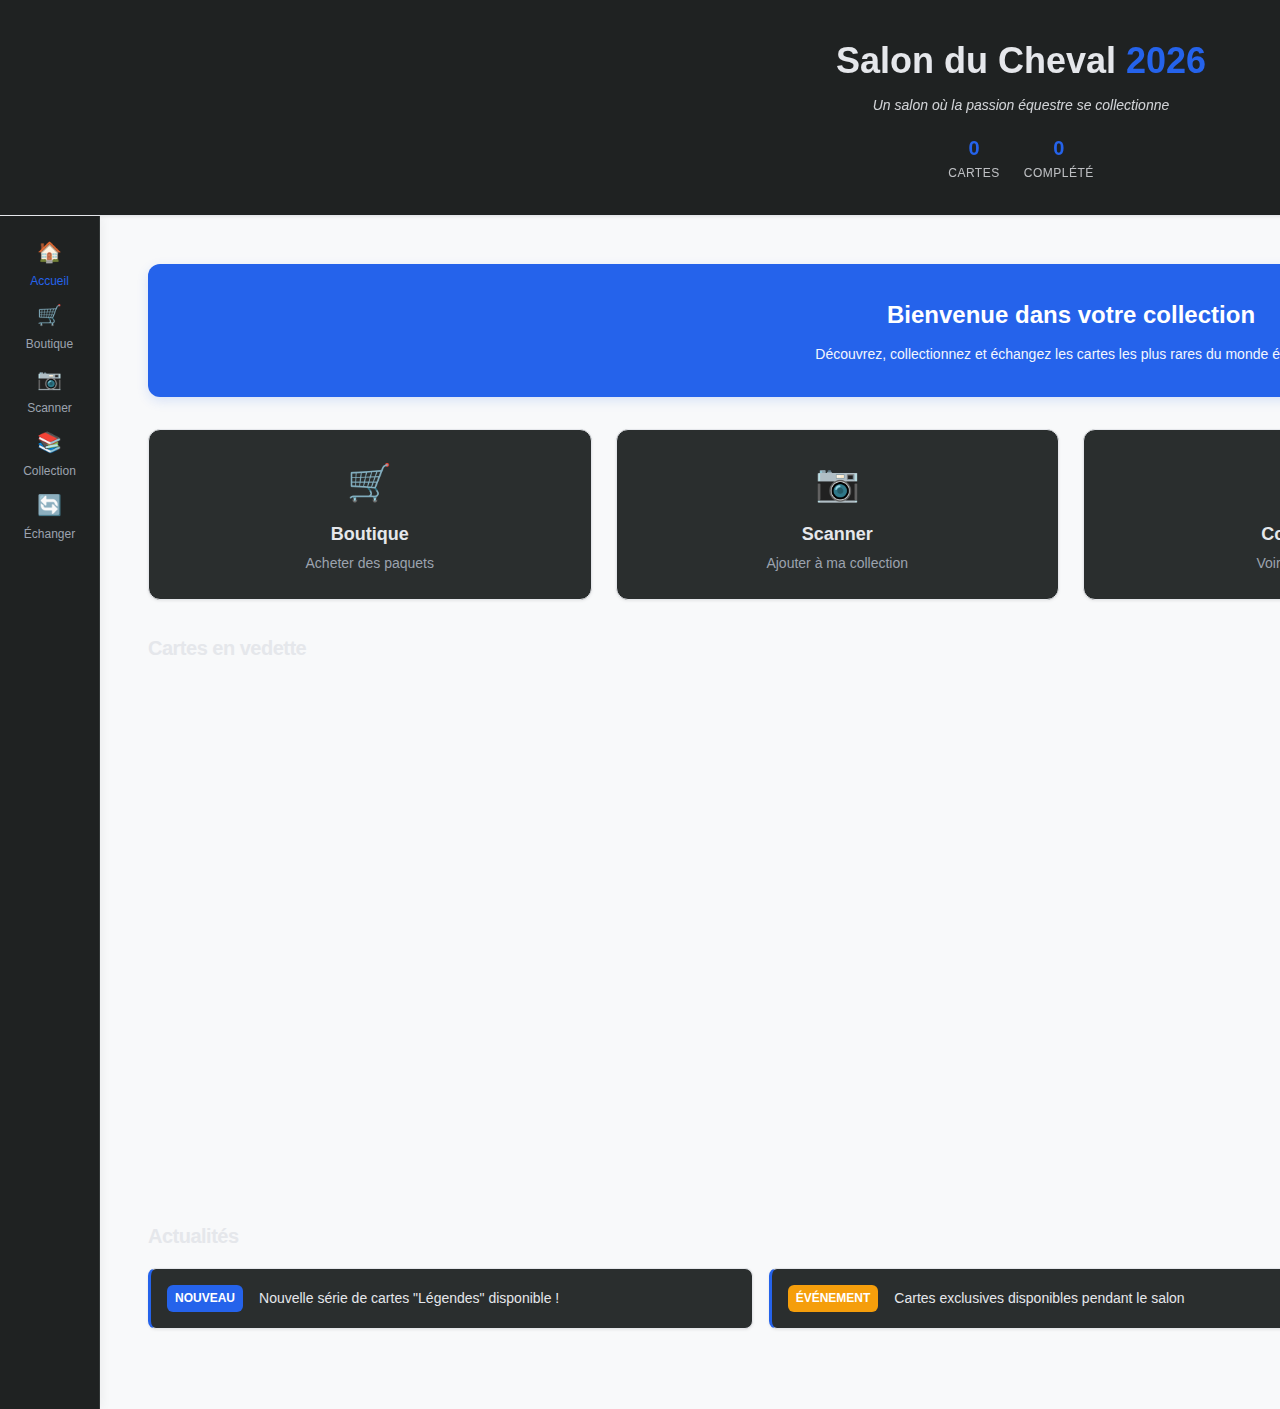
<file: index.html>
<!DOCTYPE html>
<html lang="fr">
<head>
    <meta charset="UTF-8">
    <meta name="viewport" content="width=device-width, initial-scale=1.0">
    <title>Salon du Cheval 2026 - Collection</title>
    <link rel="stylesheet" href="css/main.css">
    <link rel="stylesheet" href="css/components.css">
    <link rel="stylesheet" href="css/animations.css">
</head>
<body>
    <div class="app-container">
        <!-- Header -->
        <header class="app-header">
            <div class="header-content">
                <h1 class="logo">Salon du Cheval <span class="year">2026</span></h1>
                <p class="tagline">Un salon où la passion équestre se collectionne</p>
            </div>
            <div class="user-stats">
                <div class="stat">
                    <span class="stat-value" id="total-cards">0</span>
                    <span class="stat-label">Cartes</span>
                </div>
                <div class="stat">
                    <span class="stat-value" id="completion">0%</span>
                    <span class="stat-label">Complété</span>
                </div>
            </div>
        </header>

        <!-- Main Content -->
        <main class="main-content">
            <section class="hero-section">
                <div class="hero-card">
                    <h2>Bienvenue dans votre collection</h2>
                    <p>Découvrez, collectionnez et échangez les cartes les plus rares du monde équestre</p>
                </div>
            </section>

            <section class="quick-actions">
                <a href="shop.html" class="action-card shop">
                    <div class="action-icon">🛒</div>
                    <h3>Boutique</h3>
                    <p>Acheter des paquets</p>
                </a>
                <a href="scan.html" class="action-card scan">
                    <div class="action-icon">📷</div>
                    <h3>Scanner</h3>
                    <p>Ajouter à ma collection</p>
                </a>
                <a href="collection.html" class="action-card collection">
                    <div class="action-icon">📚</div>
                    <h3>Collection</h3>
                    <p>Voir mes cartes</p>
                </a>
                <a href="trade.html" class="action-card trade">
                    <div class="action-icon">🔄</div>
                    <h3>Échanger</h3>
                    <p>Trading entre passionnés</p>
                </a>
            </section>

            <section class="featured-section">
                <h2 class="section-title">Cartes en vedette</h2>
                <div class="featured-cards" id="featured-cards">
                    <!-- Cards will be loaded dynamically -->
                </div>
            </section>

            <section class="news-section">
                <h2 class="section-title">Actualités</h2>
                <div class="news-list">
                    <div class="news-item">
                        <span class="news-badge new">Nouveau</span>
                        <p>Nouvelle série de cartes "Légendes" disponible !</p>
                    </div>
                    <div class="news-item">
                        <span class="news-badge event">Événement</span>
                        <p>Cartes exclusives disponibles pendant le salon</p>
                    </div>
                </div>
            </section>
        </main>

        <!-- Navigation -->
        <nav class="bottom-nav">
            <a href="index.html" class="nav-item active">
                <span class="nav-icon">🏠</span>
                <span class="nav-label">Accueil</span>
            </a>
            <a href="shop.html" class="nav-item">
                <span class="nav-icon">🛒</span>
                <span class="nav-label">Boutique</span>
            </a>
            <a href="scan.html" class="nav-item">
                <span class="nav-icon">📷</span>
                <span class="nav-label">Scanner</span>
            </a>
            <a href="collection.html" class="nav-item">
                <span class="nav-icon">📚</span>
                <span class="nav-label">Collection</span>
            </a>
            <a href="trade.html" class="nav-item">
                <span class="nav-icon">🔄</span>
                <span class="nav-label">Échanger</span>
            </a>
        </nav>
    </div>

    <script src="js/data.js"></script>
    <script src="js/utils.js"></script>
    <script src="js/main.js"></script>
</body>
</html>
</file>
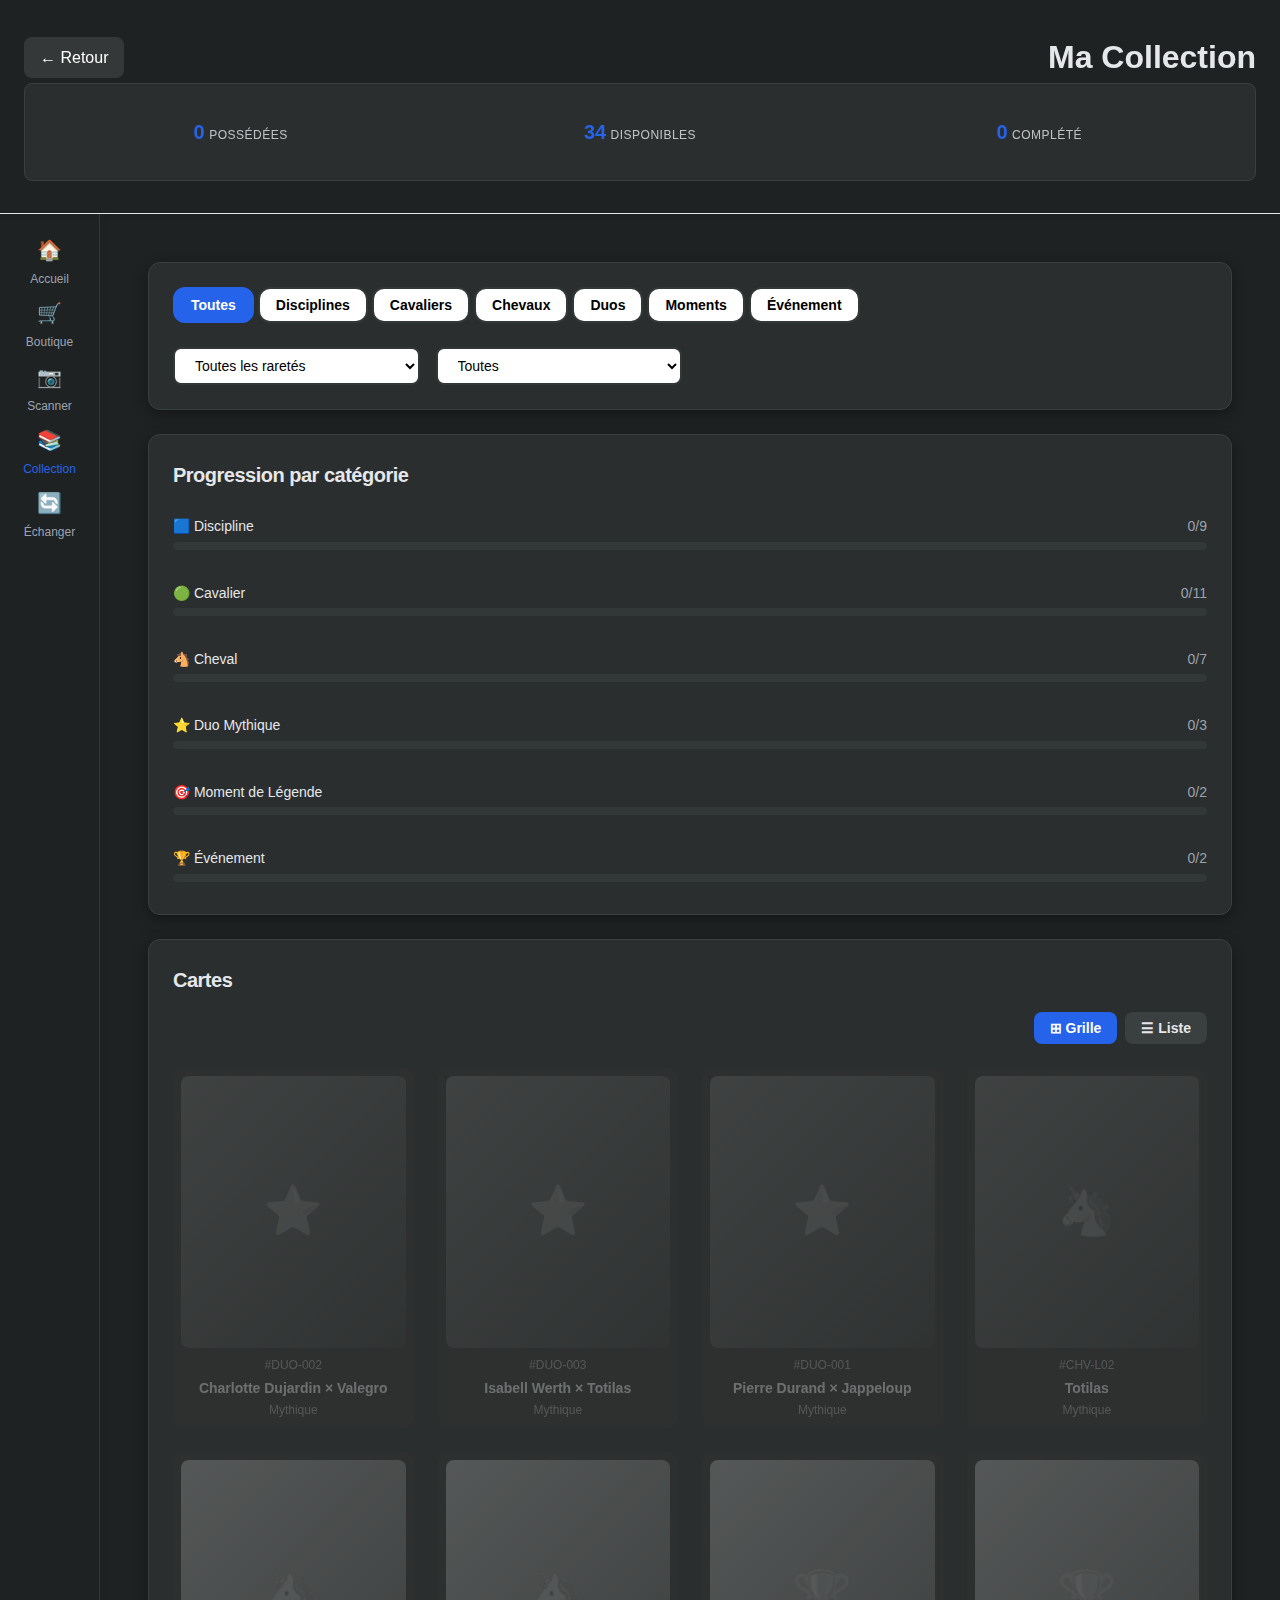
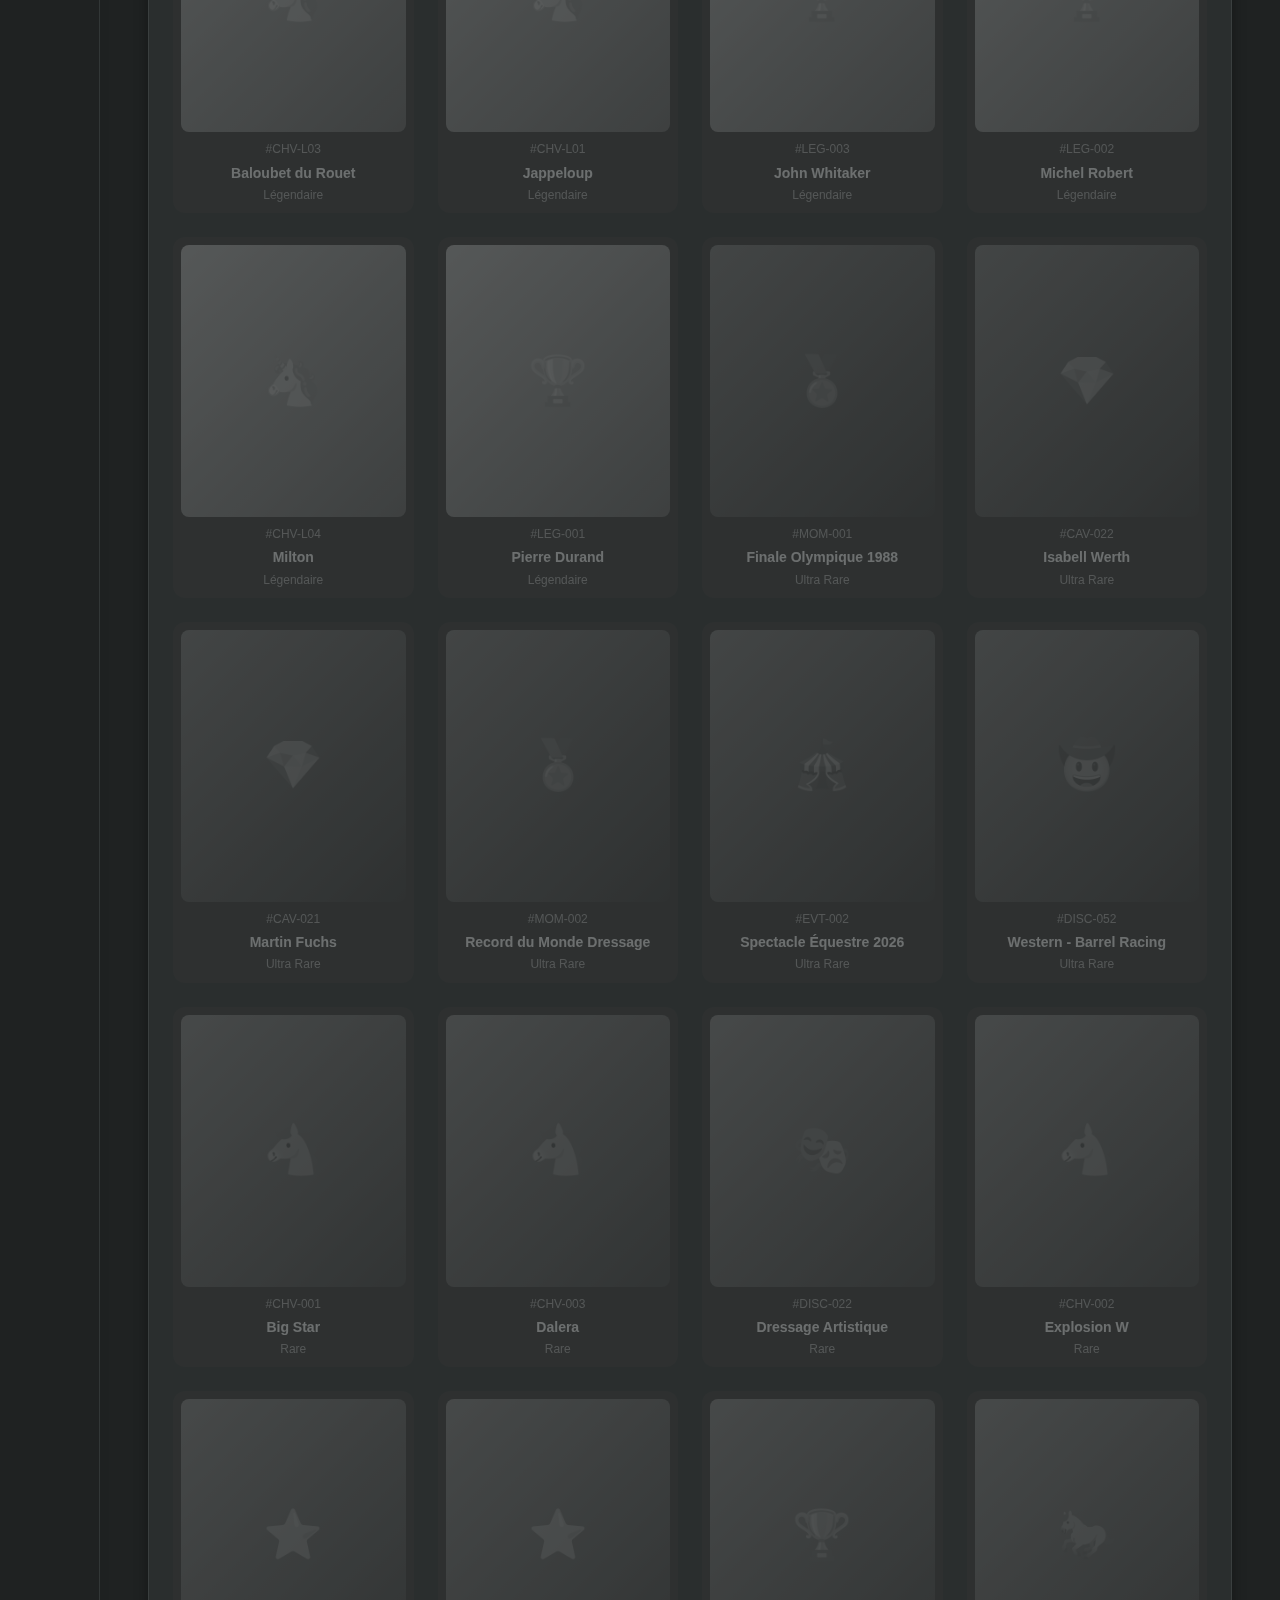
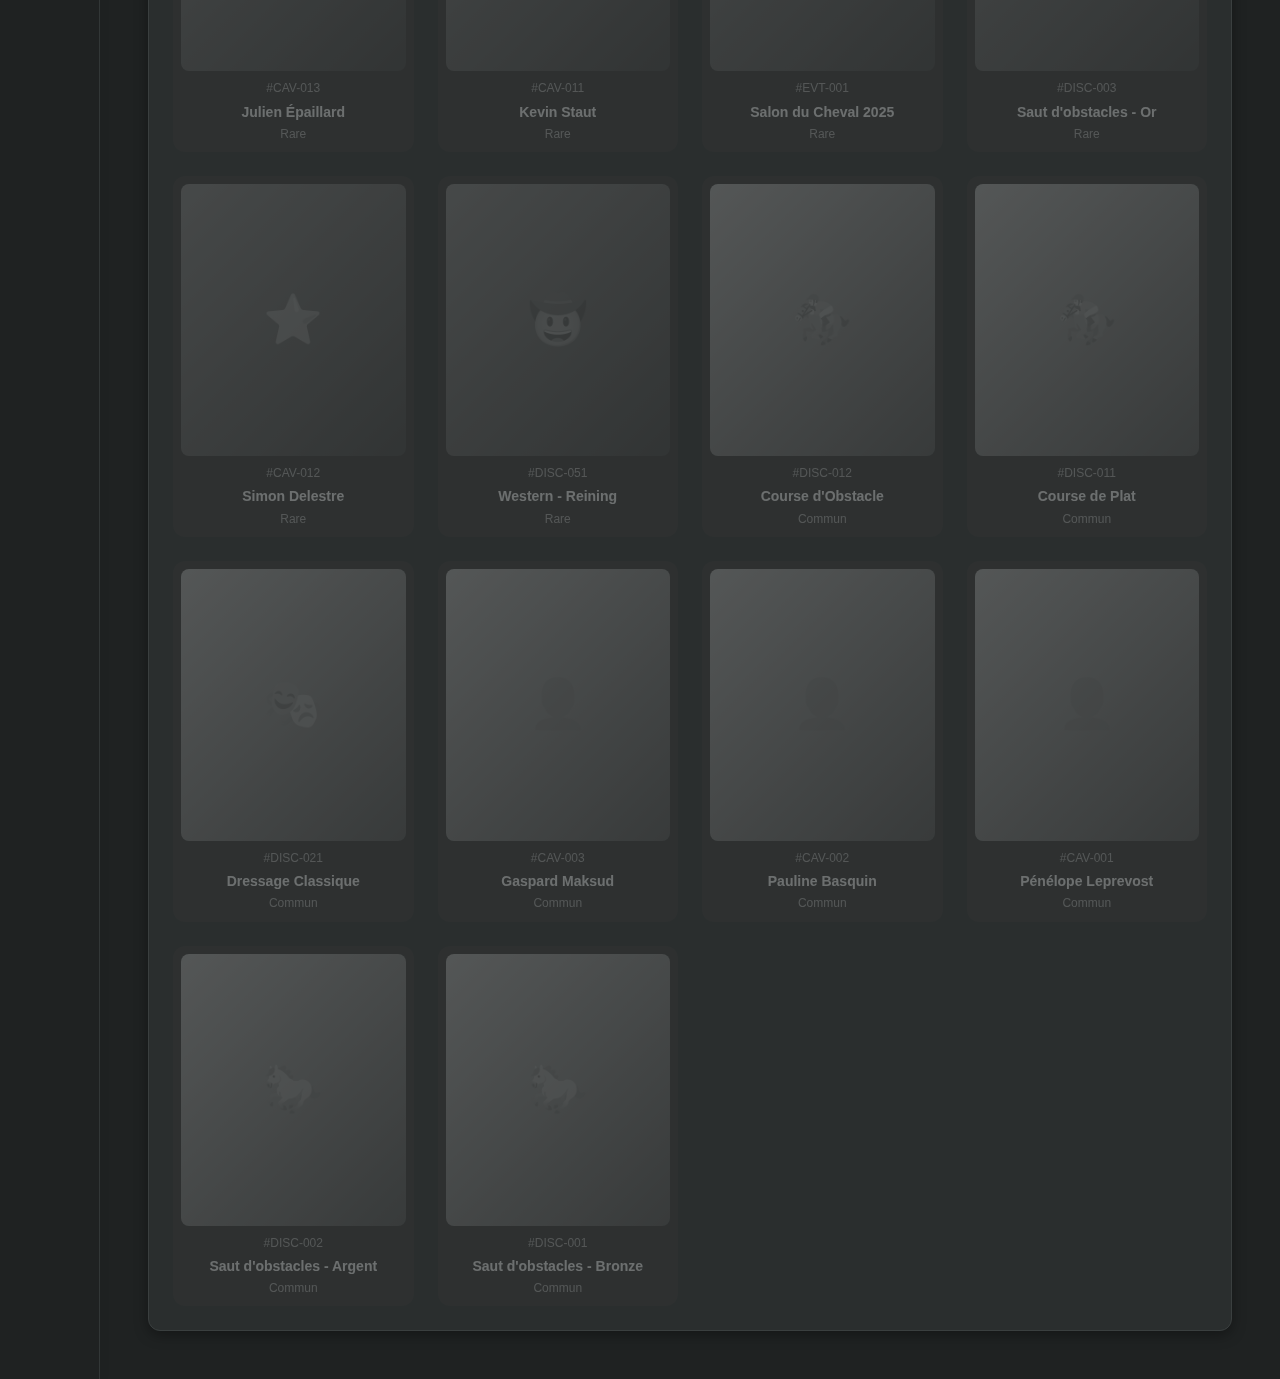
<file: card-detail.html>
<!DOCTYPE html>
<html lang="fr">
<head>
    <meta charset="UTF-8">
    <meta name="viewport" content="width=device-width, initial-scale=1.0">
    <title>Détails de la carte - Salon du Cheval 2026</title>
    <link rel="stylesheet" href="css/main.css">
    <link rel="stylesheet" href="css/components.css">
    <link rel="stylesheet" href="css/animations.css">
    <link rel="stylesheet" href="css/card-detail.css">
    <link rel="stylesheet" href="css/cardTest.css">
</head>
<body>
    <div class="app-container">
        <!-- Header -->
        <header class="app-header transparent">
            <div class="header-nav">
                <a href="javascript:history.back()" class="back-btn">← Retour</a>
                <div class="header-actions">
                    <button class="icon-btn" id="share-card">📤</button>
                    <button class="icon-btn" id="favorite-card">⭐</button>
                </div>
            </div>
        </header>

        <!-- Main Content -->
        <main class="main-content card-detail-content">
            <!-- Card Display -->
            <section class="card-display-section">
                <div class="card-display" id="card-display">
                    <div class="card-3d">
                        <div class="card-front legendary">
                            <div class="card-header">
                                <span class="card-category" id="card-category">Cavalier Légende</span>
                                <span class="card-rarity" id="card-rarity">★★★★</span>
                            </div>
                            <div class="card-image-container">
                                <div class="card-image" id="card-image">
                                    <div class="placeholder-image">🏇</div>
                                </div>
                            </div>
                            <div class="card-info">
                                <h2 class="card-name" id="card-name">Pierre Durand</h2>
                                <p class="card-subtitle" id="card-subtitle">Champion Olympique</p>
                            </div>
                            <div class="card-footer">
                                <span class="card-number" id="card-number">#001/250</span>
                                <span class="card-edition" id="card-edition">Édition 2026</span>
                            </div>
                        </div>
                    </div>
                </div>
            </section>

            <!-- Card Details -->
            <section class="card-details-section">
                <div class="details-tabs">
                    <button class="detail-tab active" data-tab="info">Informations</button>
                    <button class="detail-tab" data-tab="stats">Statistiques</button>
                    <button class="detail-tab" data-tab="history">Historique</button>
                </div>

                <!-- Info Tab -->
                <div class="tab-panel active" id="info-tab">
                    <div class="info-group">
                        <h3>Description</h3>
                        <p id="card-description">
                            Champion olympique de saut d'obstacles aux Jeux de Séoul en 1988 avec son cheval légendaire Jappeloup. 
                            Pierre Durand a marqué l'histoire de l'équitation française par son talent et sa détermination exceptionnelle.
                        </p>
                    </div>

                    <div class="info-group">
                        <h3>Caractéristiques</h3>
                        <div class="info-list">
                            <div class="info-item">
                                <span class="info-label">Discipline</span>
                                <span class="info-value" id="card-discipline">Saut d'obstacles</span>
                            </div>
                            <div class="info-item">
                                <span class="info-label">Période d'activité</span>
                                <span class="info-value" id="card-period">1980-1995</span>
                            </div>
                            <div class="info-item">
                                <span class="info-label">Nationalité</span>
                                <span class="info-value" id="card-nationality">🇫🇷 France</span>
                            </div>
                        </div>
                    </div>

                    <div class="info-group">
                        <h3>Palmarès</h3>
                        <ul class="achievements-list" id="achievements-list">
                            <li>🥇 Champion Olympique - Séoul 1988</li>
                            <li>🏆 Vainqueur Grand Prix de Paris</li>
                            <li>🎖️ Médaillé Championnats d'Europe</li>
                        </ul>
                    </div>

                    <div class="info-group">
                        <h3>Moments mythiques</h3>
                        <div class="moments-list">
                            <div class="moment-card">
                                <div class="moment-icon">🏅</div>
                                <div class="moment-info">
                                    <h4>Finale Olympique 1988</h4>
                                    <p>Parcours sans faute décisif à Séoul</p>
                                </div>
                            </div>
                        </div>
                    </div>
                </div>

                <!-- Stats Tab -->
                <div class="tab-panel" id="stats-tab">
                    <div class="stats-group">
                        <h3>Rareté</h3>
                        <div class="rarity-info">
                            <div class="rarity-badge legendary">Légendaire</div>
                            <div class="rarity-details">
                                <p><strong>Exemplaires produits:</strong> <span id="total-copies">500</span></p>
                                <p><strong>En circulation:</strong> <span id="in-circulation">347</span></p>
                                <p><strong>Dans collections:</strong> <span id="in-collections">153</span></p>
                            </div>
                        </div>
                    </div>

                    <div class="stats-group">
                        <h3>Valeur estimée</h3>
                        <div class="value-chart">
                            <div class="current-value">
                                <span class="value-amount">850 💰</span>
                                <span class="value-trend up">+15% cette semaine</span>
                            </div>
                            <div class="value-history">
                                <canvas id="value-chart"></canvas>
                            </div>
                        </div>
                    </div>

                    <div class="stats-group">
                        <h3>Popularité</h3>
                        <div class="popularity-stats">
                            <div class="stat-bar">
                                <span class="stat-label">Recherches</span>
                                <div class="bar"><div class="fill" style="width: 85%"></div></div>
                                <span class="stat-value">85%</span>
                            </div>
                            <div class="stat-bar">
                                <span class="stat-label">Échanges</span>
                                <div class="bar"><div class="fill" style="width: 92%"></div></div>
                                <span class="stat-value">92%</span>
                            </div>
                            <div class="stat-bar">
                                <span class="stat-label">Favoris</span>
                                <div class="bar"><div class="fill" style="width: 78%"></div></div>
                                <span class="stat-value">78%</span>
                            </div>
                        </div>
                    </div>
                </div>

                <!-- History Tab -->
                <div class="tab-panel" id="history-tab">
                    <div class="history-group">
                        <h3>Votre historique avec cette carte</h3>
                        <div class="history-timeline">
                            <div class="timeline-item">
                                <div class="timeline-icon">📅</div>
                                <div class="timeline-content">
                                    <h4>Obtenue</h4>
                                    <p>Pack Légendaire</p>
                                    <span class="timeline-date">15 janvier 2026</span>
                                </div>
                            </div>
                        </div>
                    </div>

                    <div class="history-group">
                        <h3>Activité récente (marché)</h3>
                        <div class="market-activity">
                            <div class="activity-item">
                                <div class="activity-info">
                                    <span class="activity-type">Vente</span>
                                    <span class="activity-user">EquiFan92</span>
                                </div>
                                <div class="activity-value">
                                    <span class="price">800 💰</span>
                                    <span class="date">Il y a 2j</span>
                                </div>
                            </div>
                            <div class="activity-item">
                                <div class="activity-info">
                                    <span class="activity-type">Échange</span>
                                    <span class="activity-user">JumpMaster ⇄ ChevalLover</span>
                                </div>
                                <div class="activity-value">
                                    <span class="date">Il y a 5j</span>
                                </div>
                            </div>
                        </div>
                    </div>
                </div>
            </section>

            <!-- Actions -->
            <section class="card-actions-section">
                <button class="action-btn secondary" id="trade-card">
                    🔄 Échanger
                </button>
                <button class="action-btn secondary" id="sell-card">
                    💰 Vendre
                </button>
                <button class="action-btn primary" id="view-similar">
                    🔍 Cartes similaires
                </button>
            </section>
        </main>
    </div>

    <script src="js/data.js"></script>
    <script src="js/utils.js"></script>
    <script src="js/card-detail.js"></script>
</body>
</html>
</file>
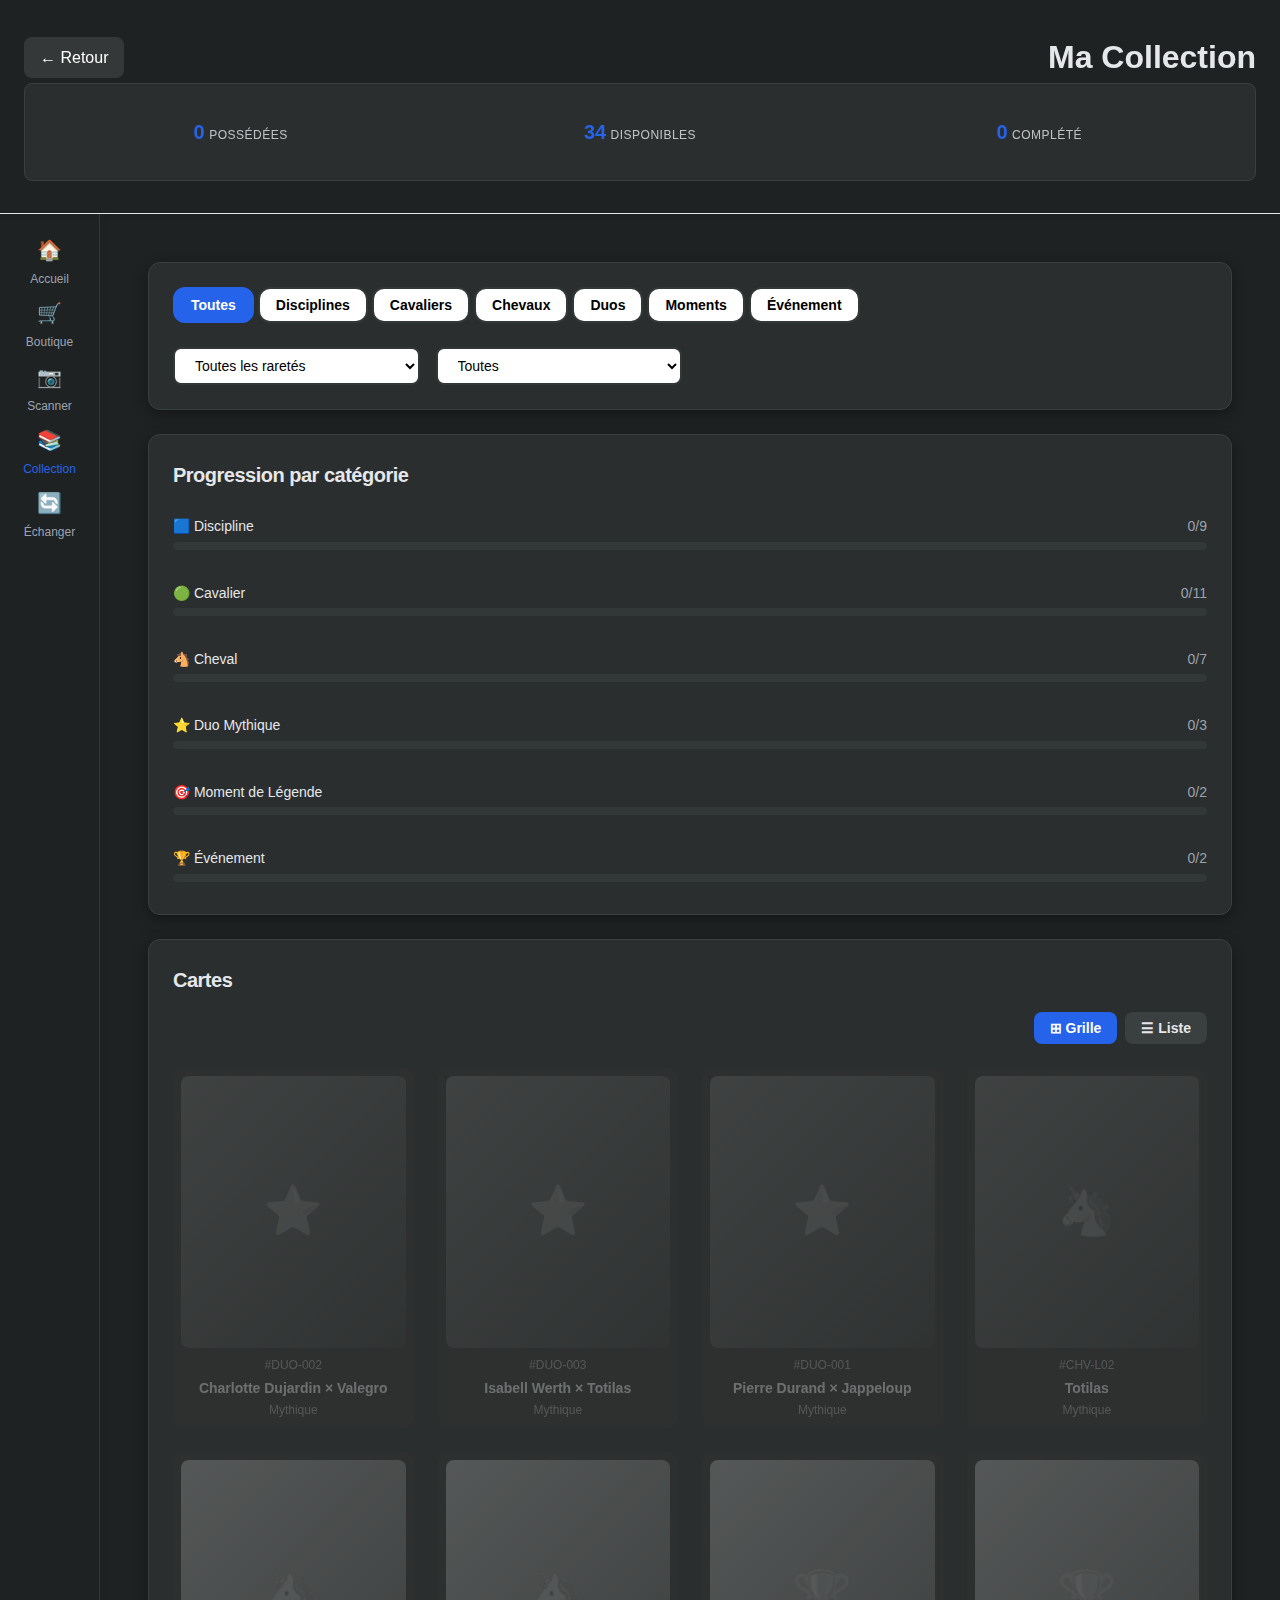
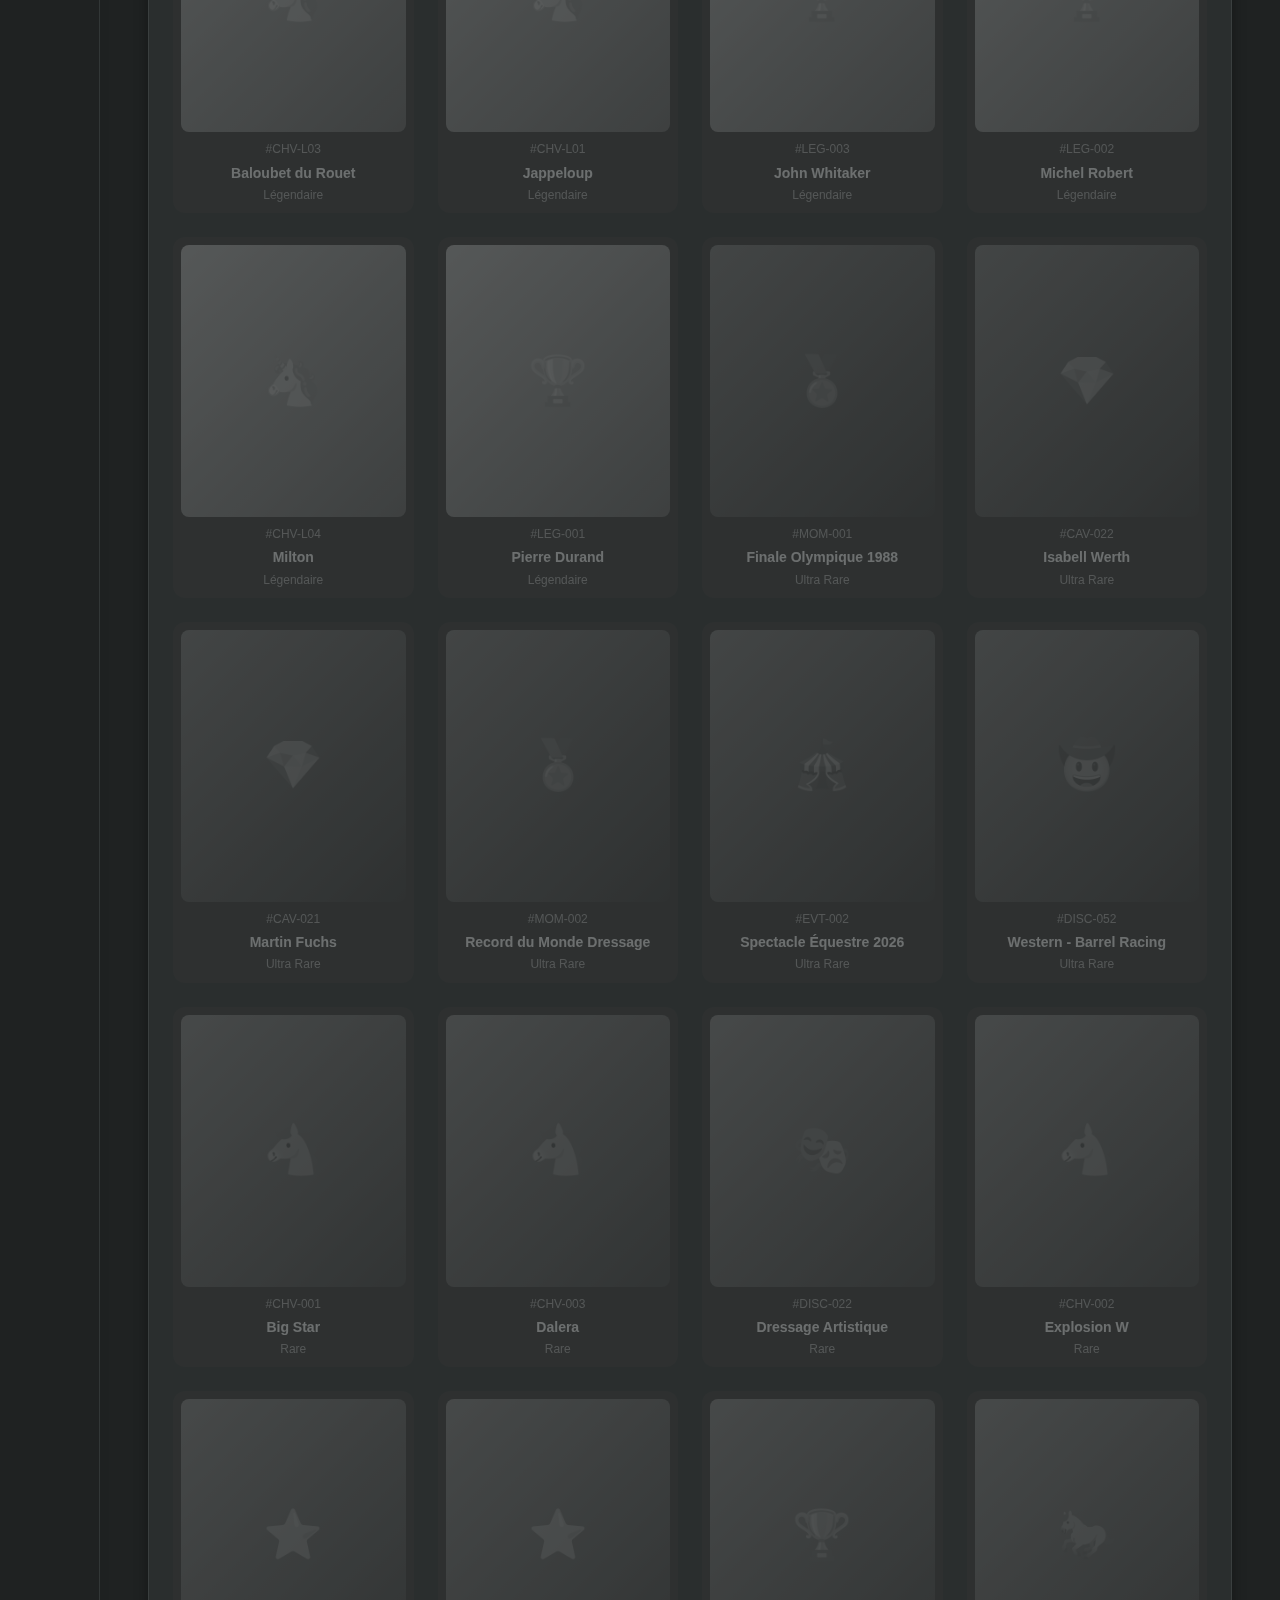
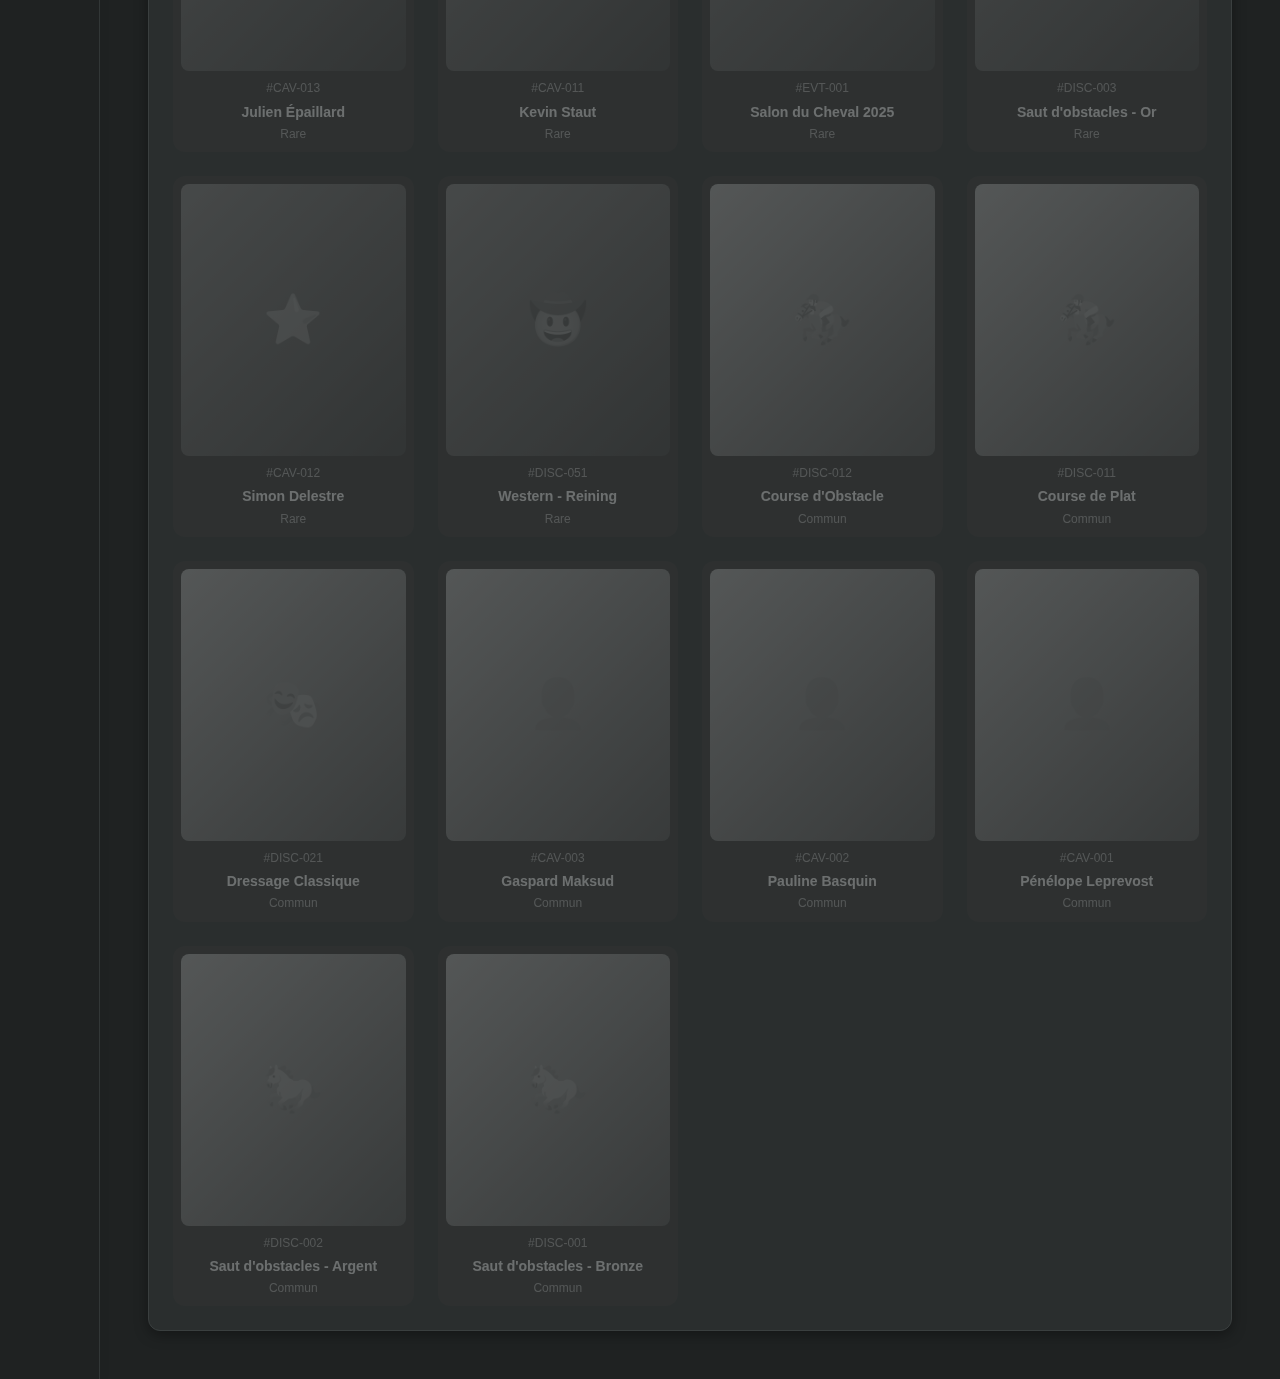
<file: collection.html>
<!DOCTYPE html>
<html lang="fr">
<head>
    <meta charset="UTF-8">
    <meta name="viewport" content="width=device-width, initial-scale=1.0">
    <title>Ma Collection - Salon du Cheval 2026</title>
    <link rel="stylesheet" href="css/main.css">
    <link rel="stylesheet" href="css/components.css">
    <link rel="stylesheet" href="css/animations.css">
    <link rel="stylesheet" href="css/collection.css">
</head>
<body>
    <div class="app-container">
        <!-- Header -->
        <header class="app-header">
            <div class="header-nav">
                <a href="index.html" class="back-btn">← Retour</a>
                <h1>Ma Collection</h1>
            </div>
            <div class="collection-stats">
                <div class="stat-card">
                    <span class="stat-value" id="owned-cards">0</span>
                    <span class="stat-label">Possédées</span>
                </div>
                <div class="stat-card">
                    <span class="stat-value" id="total-available">250</span>
                    <span class="stat-label">Disponibles</span>
                </div>
                <div class="stat-card">
                    <span class="stat-value" id="completion-rate">0%</span>
                    <span class="stat-label">Complété</span>
                </div>
            </div>
        </header>

        <!-- Main Content -->
        <main class="main-content collection-content">
            <!-- Filters -->
            <section class="filters-section">
                <div class="filter-tabs">
                    <button class="filter-tab active" data-filter="all">Toutes</button>
                    <button class="filter-tab" data-filter="disciplines">Disciplines</button>
                    <button class="filter-tab" data-filter="cavaliers">Cavaliers</button>
                    <button class="filter-tab" data-filter="chevaux">Chevaux</button>
                    <button class="filter-tab" data-filter="duos">Duos</button>
                    <button class="filter-tab" data-filter="moments">Moments</button>
                    <button class="filter-tab" data-filter="event">Événement</button>
                </div>

                <div class="filter-options">
                    <select class="filter-select" id="rarity-filter">
                        <option value="all">Toutes les raretés</option>
                        <option value="common">Commun</option>
                        <option value="rare">Rare</option>
                        <option value="ultra-rare">Ultra Rare</option>
                        <option value="legendary">Légendaire</option>
                        <option value="mythic">Mythique</option>
                    </select>

                    <select class="filter-select" id="owned-filter">
                        <option value="all">Toutes</option>
                        <option value="owned">Possédées</option>
                        <option value="missing">Manquantes</option>
                    </select>
                </div>
            </section>

            <!-- Progress by Category -->
            <section class="progress-section">
                <h2 class="section-title">Progression par catégorie</h2>
                <div class="category-progress">
                    <div class="progress-item">
                        <div class="progress-header">
                            <span class="category-name">🟦 Disciplines</span>
                            <span class="progress-count">12/70</span>
                        </div>
                        <div class="progress-bar">
                            <div class="progress-fill" style="width: 17%"></div>
                        </div>
                    </div>
                    <div class="progress-item">
                        <div class="progress-header">
                            <span class="category-name">🟢 Cavaliers Actifs</span>
                            <span class="progress-count">8/50</span>
                        </div>
                        <div class="progress-bar">
                            <div class="progress-fill" style="width: 16%"></div>
                        </div>
                    </div>
                    <div class="progress-item">
                        <div class="progress-header">
                            <span class="category-name">🔵 Cavaliers Légendes</span>
                            <span class="progress-count">2/20</span>
                        </div>
                        <div class="progress-bar">
                            <div class="progress-fill" style="width: 10%"></div>
                        </div>
                    </div>
                    <div class="progress-item">
                        <div class="progress-header">
                            <span class="category-name">🐴 Chevaux Iconiques</span>
                            <span class="progress-count">5/40</span>
                        </div>
                        <div class="progress-bar">
                            <div class="progress-fill" style="width: 12.5%"></div>
                        </div>
                    </div>
                    <div class="progress-item">
                        <div class="progress-header">
                            <span class="category-name">⭐ Duos Mythiques</span>
                            <span class="progress-count">1/15</span>
                        </div>
                        <div class="progress-bar">
                            <div class="progress-fill" style="width: 6.6%"></div>
                        </div>
                    </div>
                    <div class="progress-item">
                        <div class="progress-header">
                            <span class="category-name">🎯 Moments de Légende</span>
                            <span class="progress-count">3/30</span>
                        </div>
                        <div class="progress-bar">
                            <div class="progress-fill" style="width: 10%"></div>
                        </div>
                    </div>
                    <div class="progress-item">
                        <div class="progress-header">
                            <span class="category-name">🏆 Salon du Cheval</span>
                            <span class="progress-count">0/25</span>
                        </div>
                        <div class="progress-bar">
                            <div class="progress-fill" style="width: 0%"></div>
                        </div>
                    </div>
                </div>
            </section>

            <!-- Cards Grid -->
            <section class="cards-grid-section">
                <h2 class="section-title">Cartes</h2>
                <div class="view-toggle">
                    <button class="view-btn active" data-view="grid">
                        <span>⊞</span> Grille
                    </button>
                    <button class="view-btn" data-view="list">
                        <span>☰</span> Liste
                    </button>
                </div>
                <div class="cards-grid" id="cards-grid">
                    <!-- Cards will be loaded dynamically -->
                </div>
            </section>
        </main>

        <!-- Navigation -->
        <nav class="bottom-nav">
            <a href="index.html" class="nav-item">
                <span class="nav-icon">🏠</span>
                <span class="nav-label">Accueil</span>
            </a>
            <a href="shop.html" class="nav-item">
                <span class="nav-icon">🛒</span>
                <span class="nav-label">Boutique</span>
            </a>
            <a href="scan.html" class="nav-item">
                <span class="nav-icon">📷</span>
                <span class="nav-label">Scanner</span>
            </a>
            <a href="collection.html" class="nav-item active">
                <span class="nav-icon">📚</span>
                <span class="nav-label">Collection</span>
            </a>
            <a href="trade.html" class="nav-item">
                <span class="nav-icon">🔄</span>
                <span class="nav-label">Échanger</span>
            </a>
        </nav>
    </div>

    <script src="js/data.js"></script>
    <script src="js/utils.js"></script>
    <script src="js/collection.js"></script>
</body>
</html>
</file>
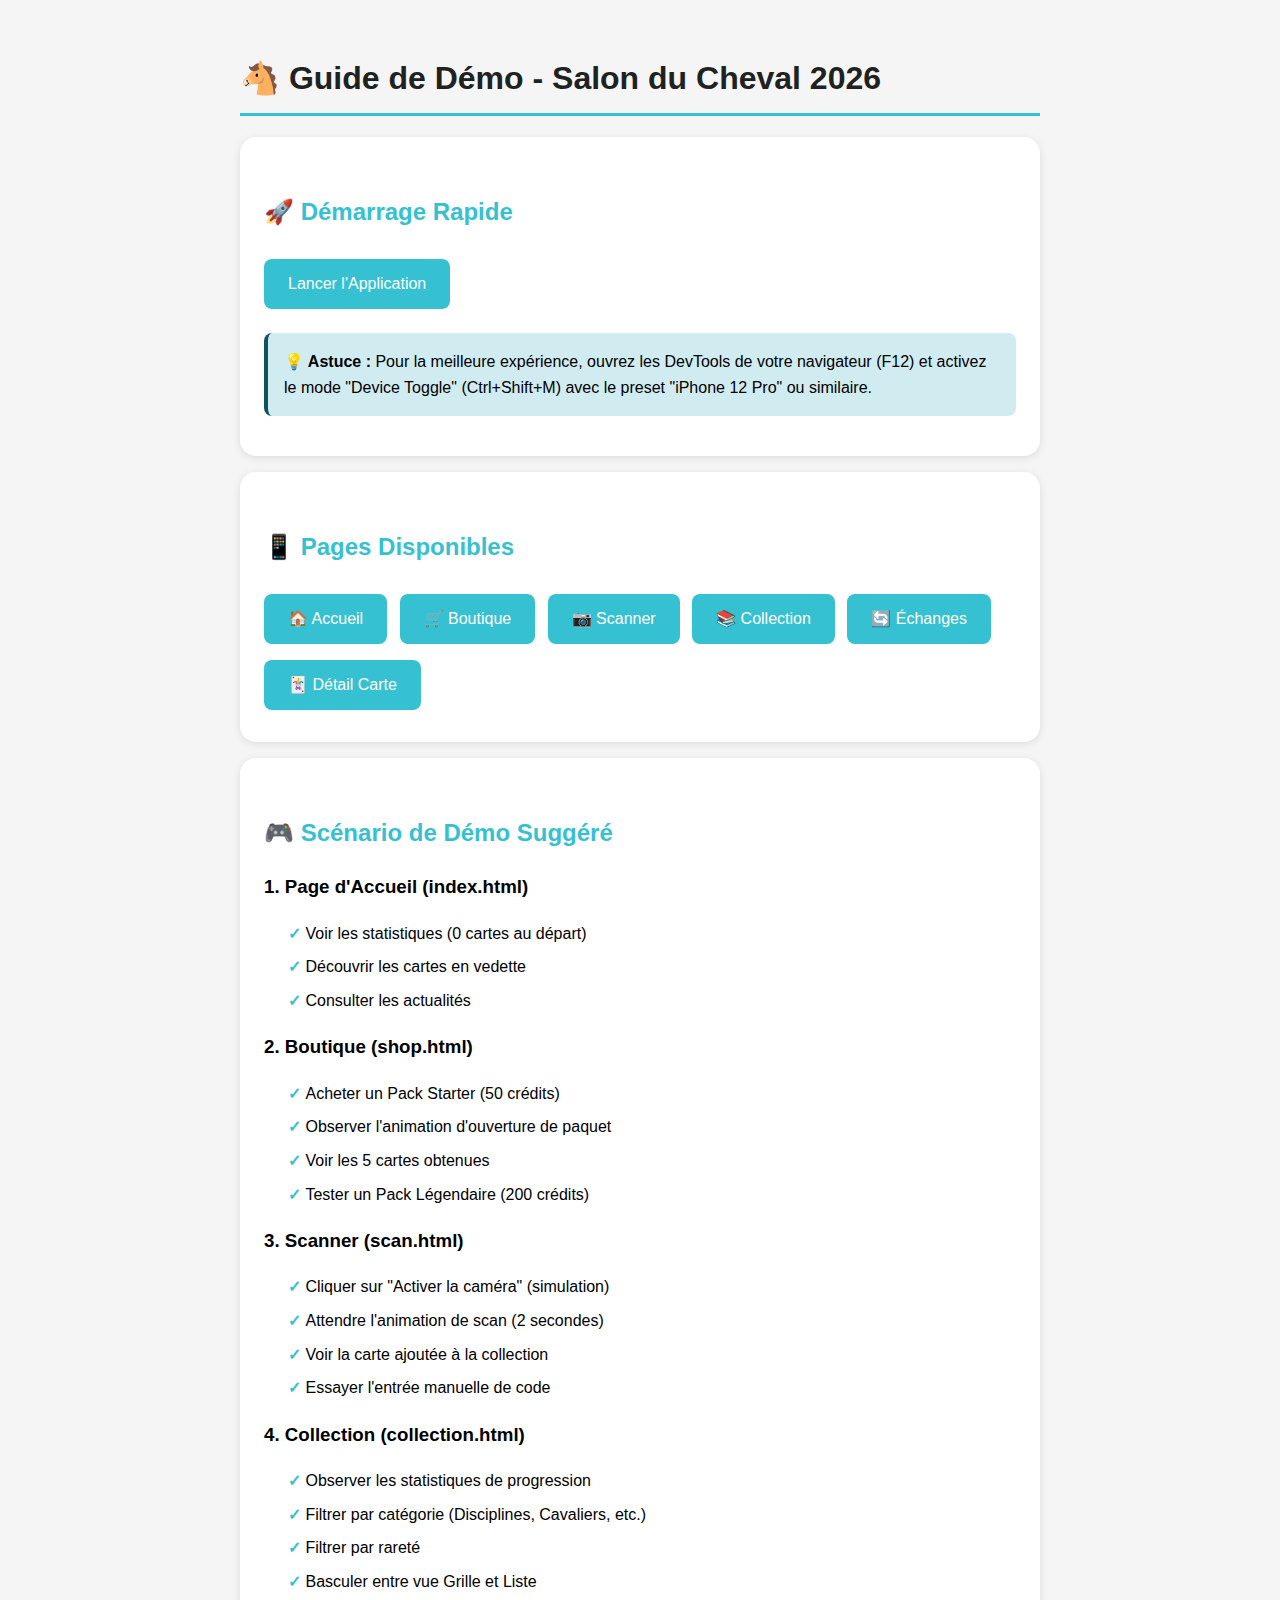
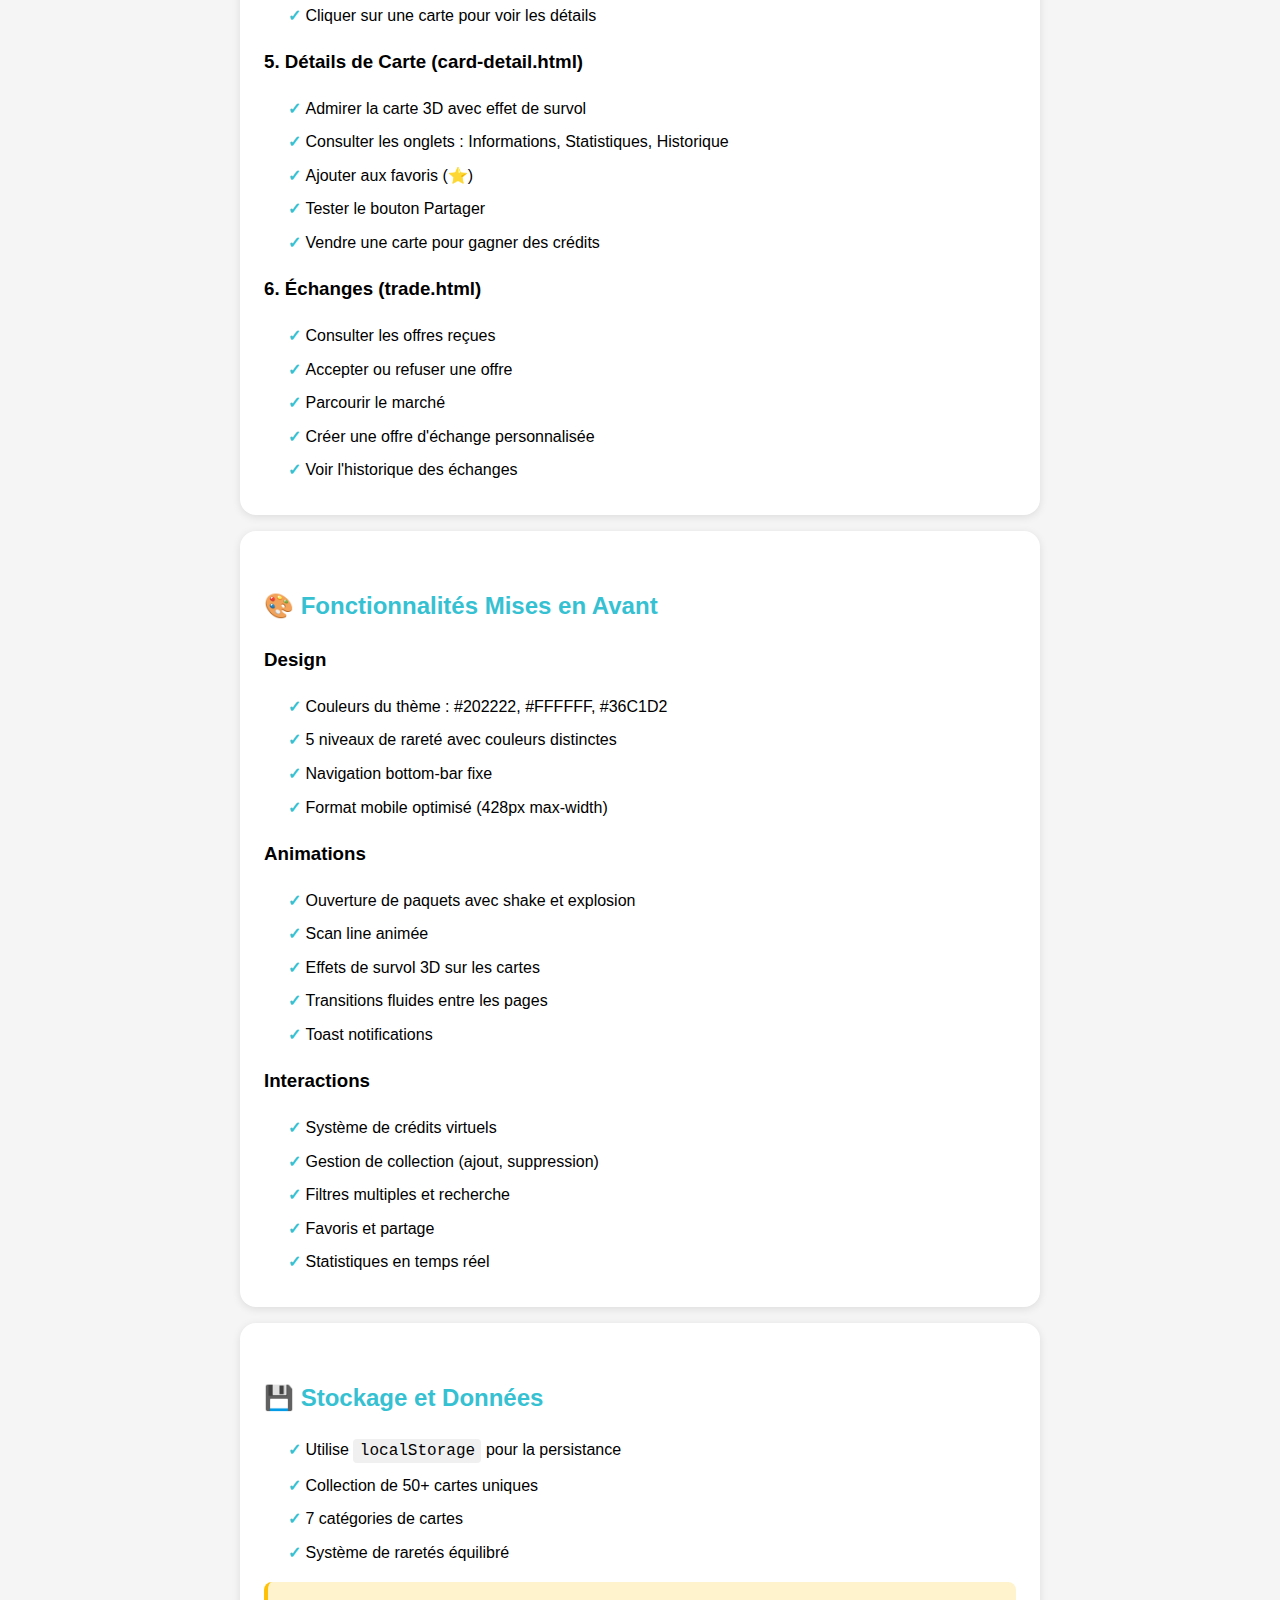
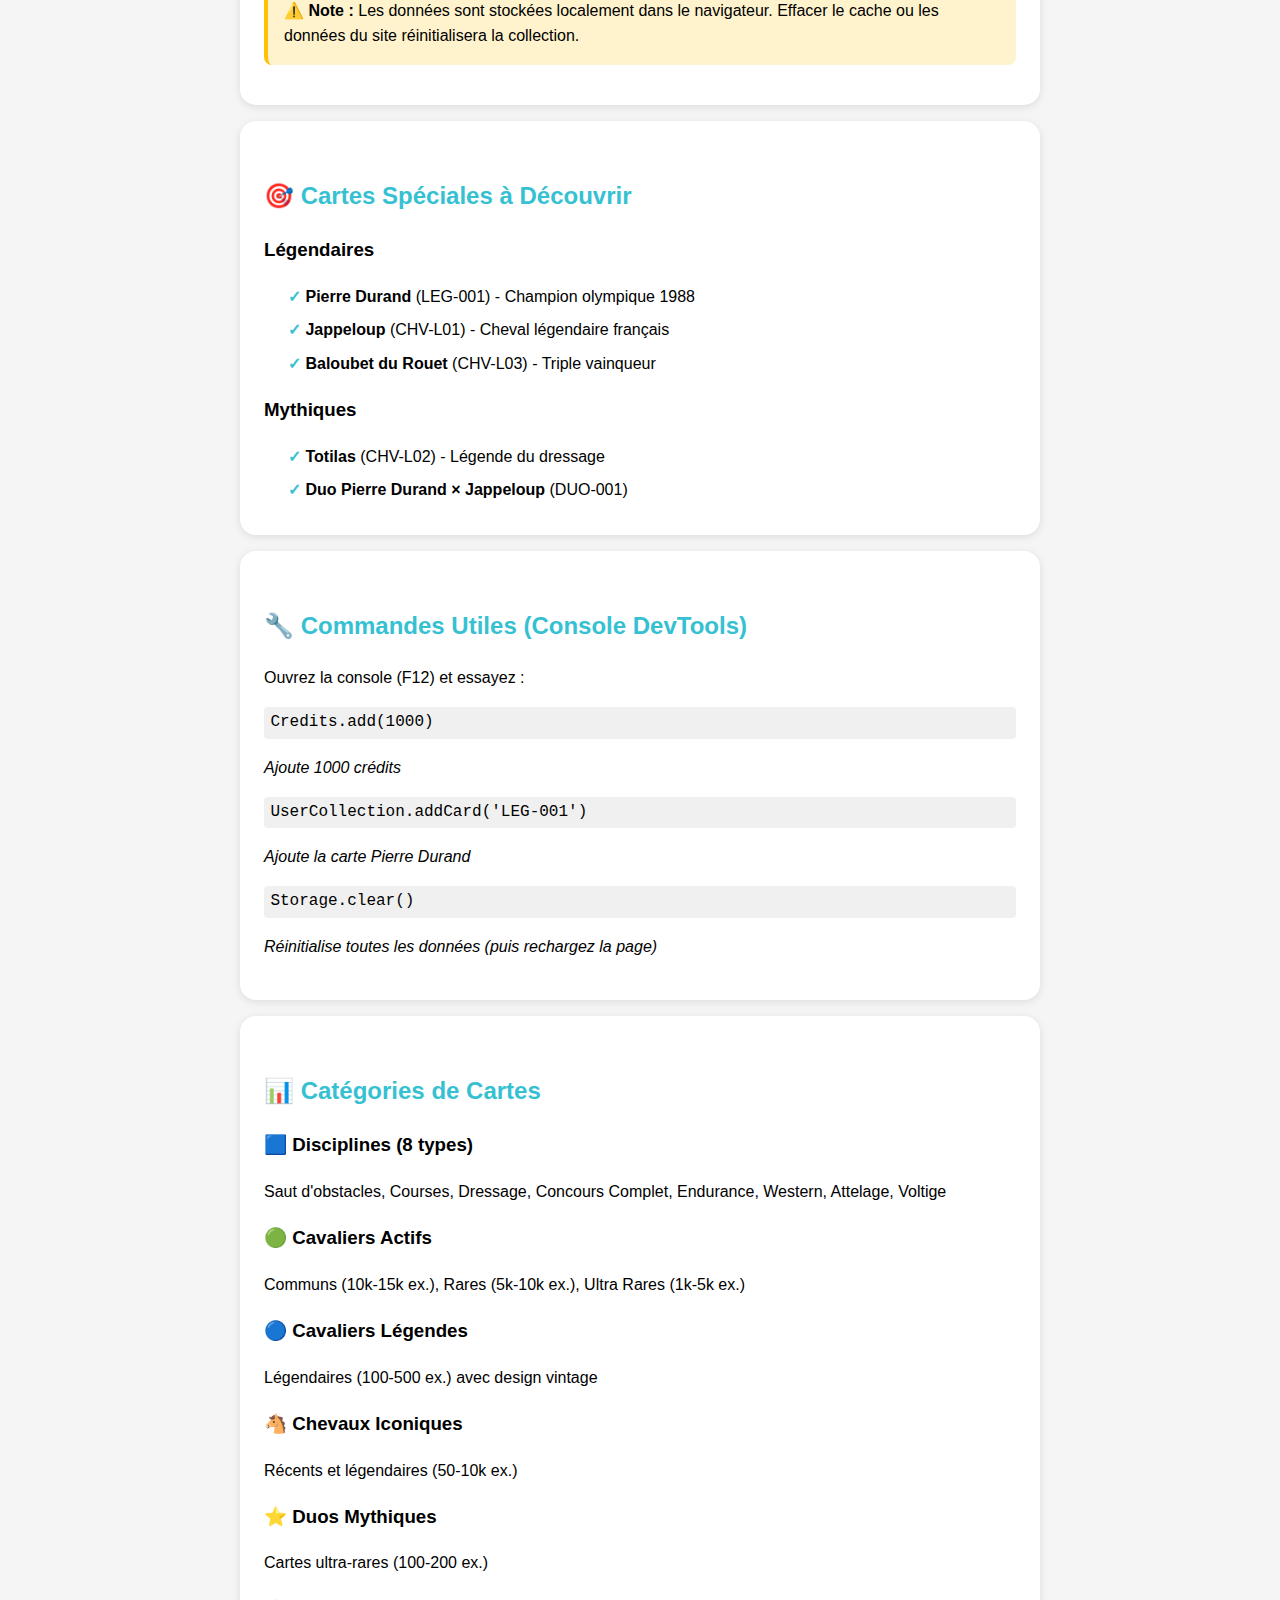
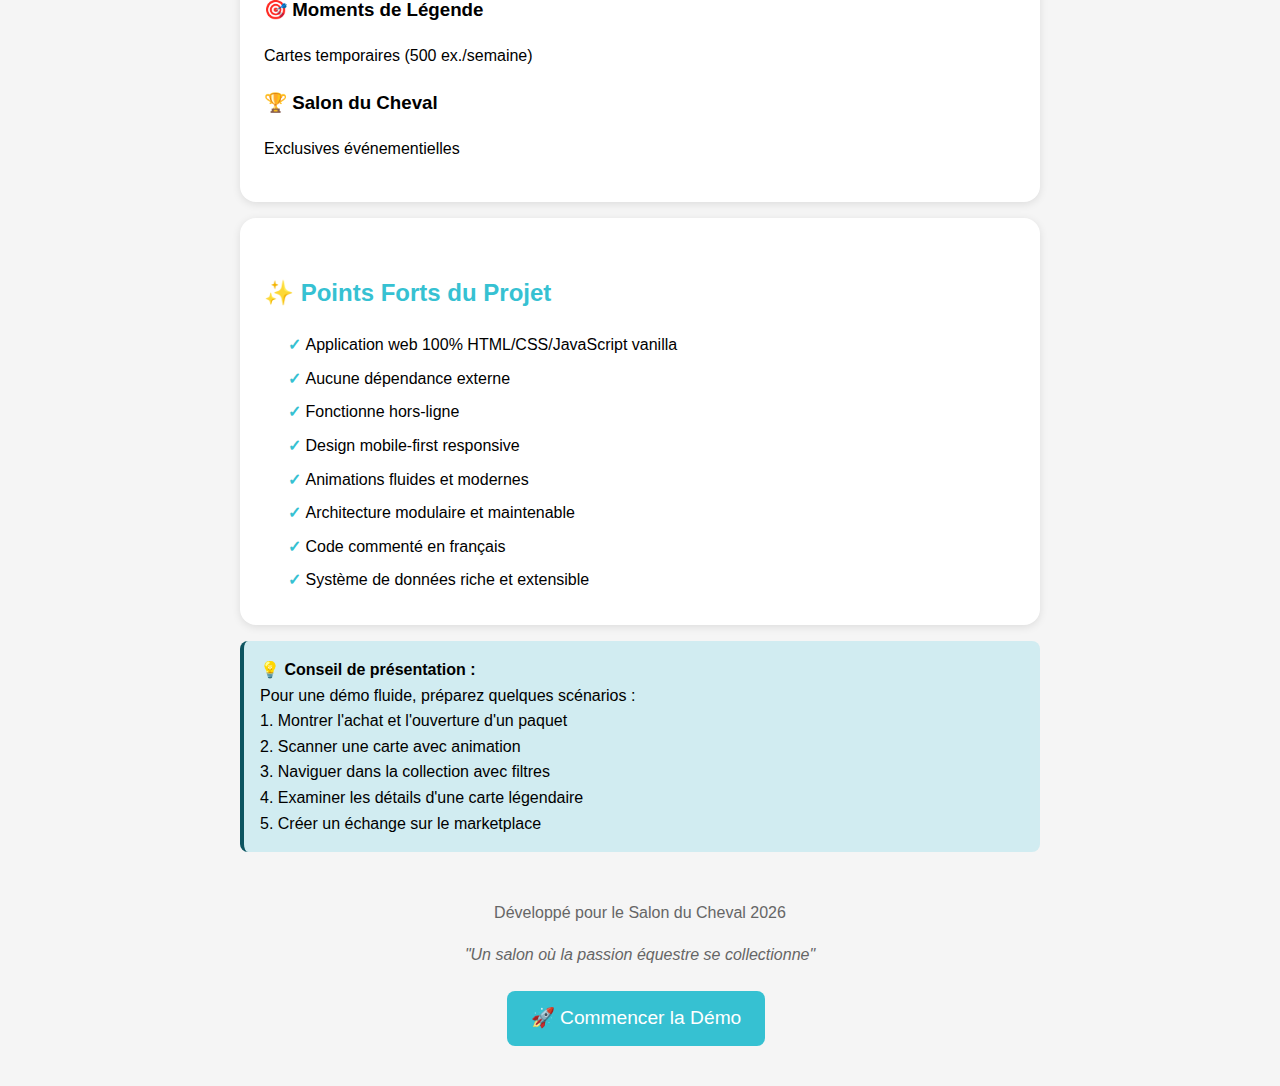
<file: demo-guide.html>
<!DOCTYPE html>
<html lang="fr">
<head>
    <meta charset="UTF-8">
    <meta name="viewport" content="width=device-width, initial-scale=1.0">
    <title>Guide de démo - Salon du Cheval 2026</title>
    <style>
        body {
            font-family: -apple-system, BlinkMacSystemFont, 'Segoe UI', Roboto, sans-serif;
            max-width: 800px;
            margin: 0 auto;
            padding: 2rem;
            background: #f5f5f5;
            line-height: 1.6;
        }
        h1 {
            color: #202222;
            border-bottom: 3px solid #36c1d2;
            padding-bottom: 0.5rem;
        }
        h2 {
            color: #36c1d2;
            margin-top: 2rem;
        }
        .section {
            background: white;
            padding: 1.5rem;
            border-radius: 1rem;
            margin: 1rem 0;
            box-shadow: 0 2px 8px rgba(0,0,0,0.1);
        }
        .button {
            display: inline-block;
            background: #36c1d2;
            color: white;
            padding: 0.75rem 1.5rem;
            border-radius: 0.5rem;
            text-decoration: none;
            margin: 0.5rem 0.5rem 0.5rem 0;
            transition: background 0.2s;
        }
        .button:hover {
            background: #2a9dab;
        }
        code {
            background: #f0f0f0;
            padding: 0.2rem 0.4rem;
            border-radius: 0.25rem;
            font-family: 'Courier New', monospace;
        }
        .feature {
            margin: 0.5rem 0;
            padding-left: 1.5rem;
        }
        .feature::before {
            content: "✓ ";
            color: #36c1d2;
            font-weight: bold;
        }
        .warning {
            background: #fff3cd;
            border-left: 4px solid #ffc107;
            padding: 1rem;
            margin: 1rem 0;
            border-radius: 0.5rem;
        }
        .tip {
            background: #d1ecf1;
            border-left: 4px solid #0c5460;
            padding: 1rem;
            margin: 1rem 0;
            border-radius: 0.5rem;
        }
    </style>
</head>
<body>
    <h1>🐴 Guide de Démo - Salon du Cheval 2026</h1>
    
    <div class="section">
        <h2>🚀 Démarrage Rapide</h2>
        <a href="index.html" class="button">Lancer l'Application</a>
        
        <div class="tip">
            <strong>💡 Astuce :</strong> Pour la meilleure expérience, ouvrez les DevTools de votre navigateur (F12) 
            et activez le mode "Device Toggle" (Ctrl+Shift+M) avec le preset "iPhone 12 Pro" ou similaire.
        </div>
    </div>

    <div class="section">
        <h2>📱 Pages Disponibles</h2>
        <a href="index.html" class="button">🏠 Accueil</a>
        <a href="shop.html" class="button">🛒 Boutique</a>
        <a href="scan.html" class="button">📷 Scanner</a>
        <a href="collection.html" class="button">📚 Collection</a>
        <a href="trade.html" class="button">🔄 Échanges</a>
        <a href="card-detail.html?id=LEG-001" class="button">🃏 Détail Carte</a>
    </div>

    <div class="section">
        <h2>🎮 Scénario de Démo Suggéré</h2>
        
        <h3>1. Page d'Accueil (index.html)</h3>
        <div class="feature">Voir les statistiques (0 cartes au départ)</div>
        <div class="feature">Découvrir les cartes en vedette</div>
        <div class="feature">Consulter les actualités</div>
        
        <h3>2. Boutique (shop.html)</h3>
        <div class="feature">Acheter un Pack Starter (50 crédits)</div>
        <div class="feature">Observer l'animation d'ouverture de paquet</div>
        <div class="feature">Voir les 5 cartes obtenues</div>
        <div class="feature">Tester un Pack Légendaire (200 crédits)</div>
        
        <h3>3. Scanner (scan.html)</h3>
        <div class="feature">Cliquer sur "Activer la caméra" (simulation)</div>
        <div class="feature">Attendre l'animation de scan (2 secondes)</div>
        <div class="feature">Voir la carte ajoutée à la collection</div>
        <div class="feature">Essayer l'entrée manuelle de code</div>
        
        <h3>4. Collection (collection.html)</h3>
        <div class="feature">Observer les statistiques de progression</div>
        <div class="feature">Filtrer par catégorie (Disciplines, Cavaliers, etc.)</div>
        <div class="feature">Filtrer par rareté</div>
        <div class="feature">Basculer entre vue Grille et Liste</div>
        <div class="feature">Cliquer sur une carte pour voir les détails</div>
        
        <h3>5. Détails de Carte (card-detail.html)</h3>
        <div class="feature">Admirer la carte 3D avec effet de survol</div>
        <div class="feature">Consulter les onglets : Informations, Statistiques, Historique</div>
        <div class="feature">Ajouter aux favoris (⭐)</div>
        <div class="feature">Tester le bouton Partager</div>
        <div class="feature">Vendre une carte pour gagner des crédits</div>
        
        <h3>6. Échanges (trade.html)</h3>
        <div class="feature">Consulter les offres reçues</div>
        <div class="feature">Accepter ou refuser une offre</div>
        <div class="feature">Parcourir le marché</div>
        <div class="feature">Créer une offre d'échange personnalisée</div>
        <div class="feature">Voir l'historique des échanges</div>
    </div>

    <div class="section">
        <h2>🎨 Fonctionnalités Mises en Avant</h2>
        
        <h3>Design</h3>
        <div class="feature">Couleurs du thème : #202222, #FFFFFF, #36C1D2</div>
        <div class="feature">5 niveaux de rareté avec couleurs distinctes</div>
        <div class="feature">Navigation bottom-bar fixe</div>
        <div class="feature">Format mobile optimisé (428px max-width)</div>
        
        <h3>Animations</h3>
        <div class="feature">Ouverture de paquets avec shake et explosion</div>
        <div class="feature">Scan line animée</div>
        <div class="feature">Effets de survol 3D sur les cartes</div>
        <div class="feature">Transitions fluides entre les pages</div>
        <div class="feature">Toast notifications</div>
        
        <h3>Interactions</h3>
        <div class="feature">Système de crédits virtuels</div>
        <div class="feature">Gestion de collection (ajout, suppression)</div>
        <div class="feature">Filtres multiples et recherche</div>
        <div class="feature">Favoris et partage</div>
        <div class="feature">Statistiques en temps réel</div>
    </div>

    <div class="section">
        <h2>💾 Stockage et Données</h2>
        <div class="feature">Utilise <code>localStorage</code> pour la persistance</div>
        <div class="feature">Collection de 50+ cartes uniques</div>
        <div class="feature">7 catégories de cartes</div>
        <div class="feature">Système de raretés équilibré</div>
        
        <div class="warning">
            <strong>⚠️ Note :</strong> Les données sont stockées localement dans le navigateur. 
            Effacer le cache ou les données du site réinitialisera la collection.
        </div>
    </div>

    <div class="section">
        <h2>🎯 Cartes Spéciales à Découvrir</h2>
        
        <h3>Légendaires</h3>
        <div class="feature"><strong>Pierre Durand</strong> (LEG-001) - Champion olympique 1988</div>
        <div class="feature"><strong>Jappeloup</strong> (CHV-L01) - Cheval légendaire français</div>
        <div class="feature"><strong>Baloubet du Rouet</strong> (CHV-L03) - Triple vainqueur</div>
        
        <h3>Mythiques</h3>
        <div class="feature"><strong>Totilas</strong> (CHV-L02) - Légende du dressage</div>
        <div class="feature"><strong>Duo Pierre Durand × Jappeloup</strong> (DUO-001)</div>
    </div>

    <div class="section">
        <h2>🔧 Commandes Utiles (Console DevTools)</h2>
        <p>Ouvrez la console (F12) et essayez :</p>
        <code style="display: block; margin: 0.5rem 0;">Credits.add(1000)</code>
        <p><em>Ajoute 1000 crédits</em></p>
        
        <code style="display: block; margin: 0.5rem 0;">UserCollection.addCard('LEG-001')</code>
        <p><em>Ajoute la carte Pierre Durand</em></p>
        
        <code style="display: block; margin: 0.5rem 0;">Storage.clear()</code>
        <p><em>Réinitialise toutes les données (puis rechargez la page)</em></p>
    </div>

    <div class="section">
        <h2>📊 Catégories de Cartes</h2>
        
        <h3>🟦 Disciplines (8 types)</h3>
        <p>Saut d'obstacles, Courses, Dressage, Concours Complet, Endurance, Western, Attelage, Voltige</p>
        
        <h3>🟢 Cavaliers Actifs</h3>
        <p>Communs (10k-15k ex.), Rares (5k-10k ex.), Ultra Rares (1k-5k ex.)</p>
        
        <h3>🔵 Cavaliers Légendes</h3>
        <p>Légendaires (100-500 ex.) avec design vintage</p>
        
        <h3>🐴 Chevaux Iconiques</h3>
        <p>Récents et légendaires (50-10k ex.)</p>
        
        <h3>⭐ Duos Mythiques</h3>
        <p>Cartes ultra-rares (100-200 ex.)</p>
        
        <h3>🎯 Moments de Légende</h3>
        <p>Cartes temporaires (500 ex./semaine)</p>
        
        <h3>🏆 Salon du Cheval</h3>
        <p>Exclusives événementielles</p>
    </div>

    <div class="section">
        <h2>✨ Points Forts du Projet</h2>
        <div class="feature">Application web 100% HTML/CSS/JavaScript vanilla</div>
        <div class="feature">Aucune dépendance externe</div>
        <div class="feature">Fonctionne hors-ligne</div>
        <div class="feature">Design mobile-first responsive</div>
        <div class="feature">Animations fluides et modernes</div>
        <div class="feature">Architecture modulaire et maintenable</div>
        <div class="feature">Code commenté en français</div>
        <div class="feature">Système de données riche et extensible</div>
    </div>

    <div class="tip">
        <strong>💡 Conseil de présentation :</strong><br>
        Pour une démo fluide, préparez quelques scénarios :<br>
        1. Montrer l'achat et l'ouverture d'un paquet<br>
        2. Scanner une carte avec animation<br>
        3. Naviguer dans la collection avec filtres<br>
        4. Examiner les détails d'une carte légendaire<br>
        5. Créer un échange sur le marketplace
    </div>

    <div style="text-align: center; margin-top: 3rem; color: #666;">
        <p>Développé pour le Salon du Cheval 2026</p>
        <p><em>"Un salon où la passion équestre se collectionne"</em></p>
        <a href="index.html" class="button" style="font-size: 1.2rem;">🚀 Commencer la Démo</a>
    </div>
</body>
</html>
</file>
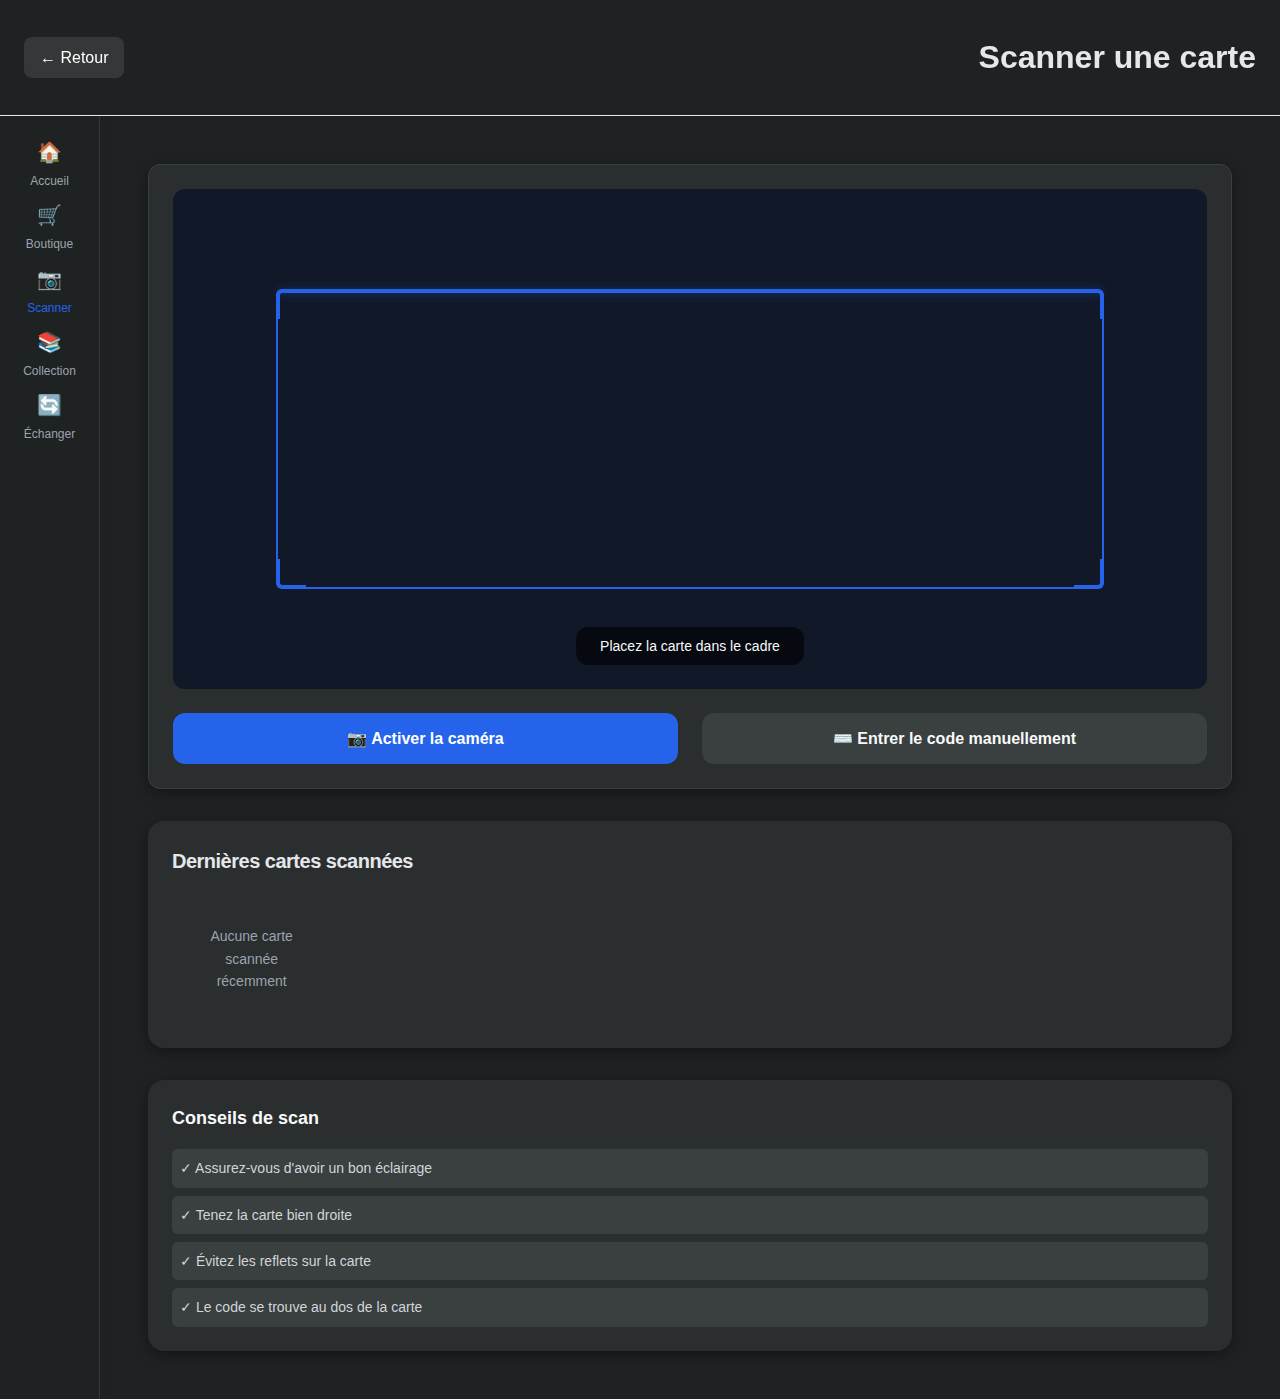
<file: scan.html>
<!DOCTYPE html>
<html lang="fr">
<head>
    <meta charset="UTF-8">
    <meta name="viewport" content="width=device-width, initial-scale=1.0">
    <title>Scanner - Salon du Cheval 2026</title>
    <link rel="stylesheet" href="css/main.css">
    <link rel="stylesheet" href="css/components.css">
    <link rel="stylesheet" href="css/animations.css">
    <link rel="stylesheet" href="css/scan.css">
</head>
<body>
    <div class="app-container">
        <!-- Header -->
        <header class="app-header">
            <div class="header-nav">
                <a href="index.html" class="back-btn">← Retour</a>
                <h1>Scanner une carte</h1>
            </div>
        </header>

        <!-- Main Content -->
        <main class="main-content scan-content">
            <section class="scanner-section">
                <div class="scanner-container">
                    <div class="camera-view" id="camera-view">
                        <div class="scan-frame">
                            <div class="corner top-left"></div>
                            <div class="corner top-right"></div>
                            <div class="corner bottom-left"></div>
                            <div class="corner bottom-right"></div>
                            <div class="scan-line"></div>
                        </div>
                        <p class="scan-instruction">Placez la carte dans le cadre</p>
                    </div>
                    
                    <div class="scanner-controls">
                        <button class="scanner-btn" id="activate-camera">
                            📷 Activer la caméra
                        </button>
                        <button class="scanner-btn secondary" id="manual-entry">
                            ⌨️ Entrer le code manuellement
                        </button>
                    </div>
                </div>
            </section>

            <section class="manual-entry-section" id="manual-section" style="display: none;">
                <h3>Entrer le code de la carte</h3>
                <div class="code-input-group">
                    <input type="text" class="code-input" maxlength="4" placeholder="XXXX" id="code-1">
                    <span class="separator">-</span>
                    <input type="text" class="code-input" maxlength="4" placeholder="XXXX" id="code-2">
                    <span class="separator">-</span>
                    <input type="text" class="code-input" maxlength="4" placeholder="XXXX" id="code-3">
                </div>
                <button class="validate-code-btn" id="validate-code">Valider</button>
            </section>

            <section class="recent-scans">
                <h2 class="section-title">Dernières cartes scannées</h2>
                <div class="recent-cards-list" id="recent-scans">
                    <p class="empty-state">Aucune carte scannée récemment</p>
                </div>
            </section>

            <section class="scan-tips">
                <h3>Conseils de scan</h3>
                <ul class="tips-list">
                    <li>✓ Assurez-vous d'avoir un bon éclairage</li>
                    <li>✓ Tenez la carte bien droite</li>
                    <li>✓ Évitez les reflets sur la carte</li>
                    <li>✓ Le code se trouve au dos de la carte</li>
                </ul>
            </section>
        </main>

        <!-- Navigation -->
        <nav class="bottom-nav">
            <a href="index.html" class="nav-item">
                <span class="nav-icon">🏠</span>
                <span class="nav-label">Accueil</span>
            </a>
            <a href="shop.html" class="nav-item">
                <span class="nav-icon">🛒</span>
                <span class="nav-label">Boutique</span>
            </a>
            <a href="scan.html" class="nav-item active">
                <span class="nav-icon">📷</span>
                <span class="nav-label">Scanner</span>
            </a>
            <a href="collection.html" class="nav-item">
                <span class="nav-icon">📚</span>
                <span class="nav-label">Collection</span>
            </a>
            <a href="trade.html" class="nav-item">
                <span class="nav-icon">🔄</span>
                <span class="nav-label">Échanger</span>
            </a>
        </nav>
    </div>

    <!-- Scan Success Modal -->
    <div id="scan-modal" class="modal">
        <div class="modal-content scan-success">
            <div class="success-animation">
                <div class="checkmark">✓</div>
            </div>
            <h2>Carte ajoutée !</h2>
            <div class="scanned-card-preview" id="scanned-card-preview"></div>
            <div class="modal-actions">
                <button class="primary-btn" id="view-card">Voir la carte</button>
                <button class="secondary-btn" id="continue-scan">Continuer</button>
            </div>
        </div>
    </div>

    <script src="js/data.js"></script>
    <script src="js/utils.js"></script>
    <script src="js/scan.js"></script>
</body>
</html>
</file>
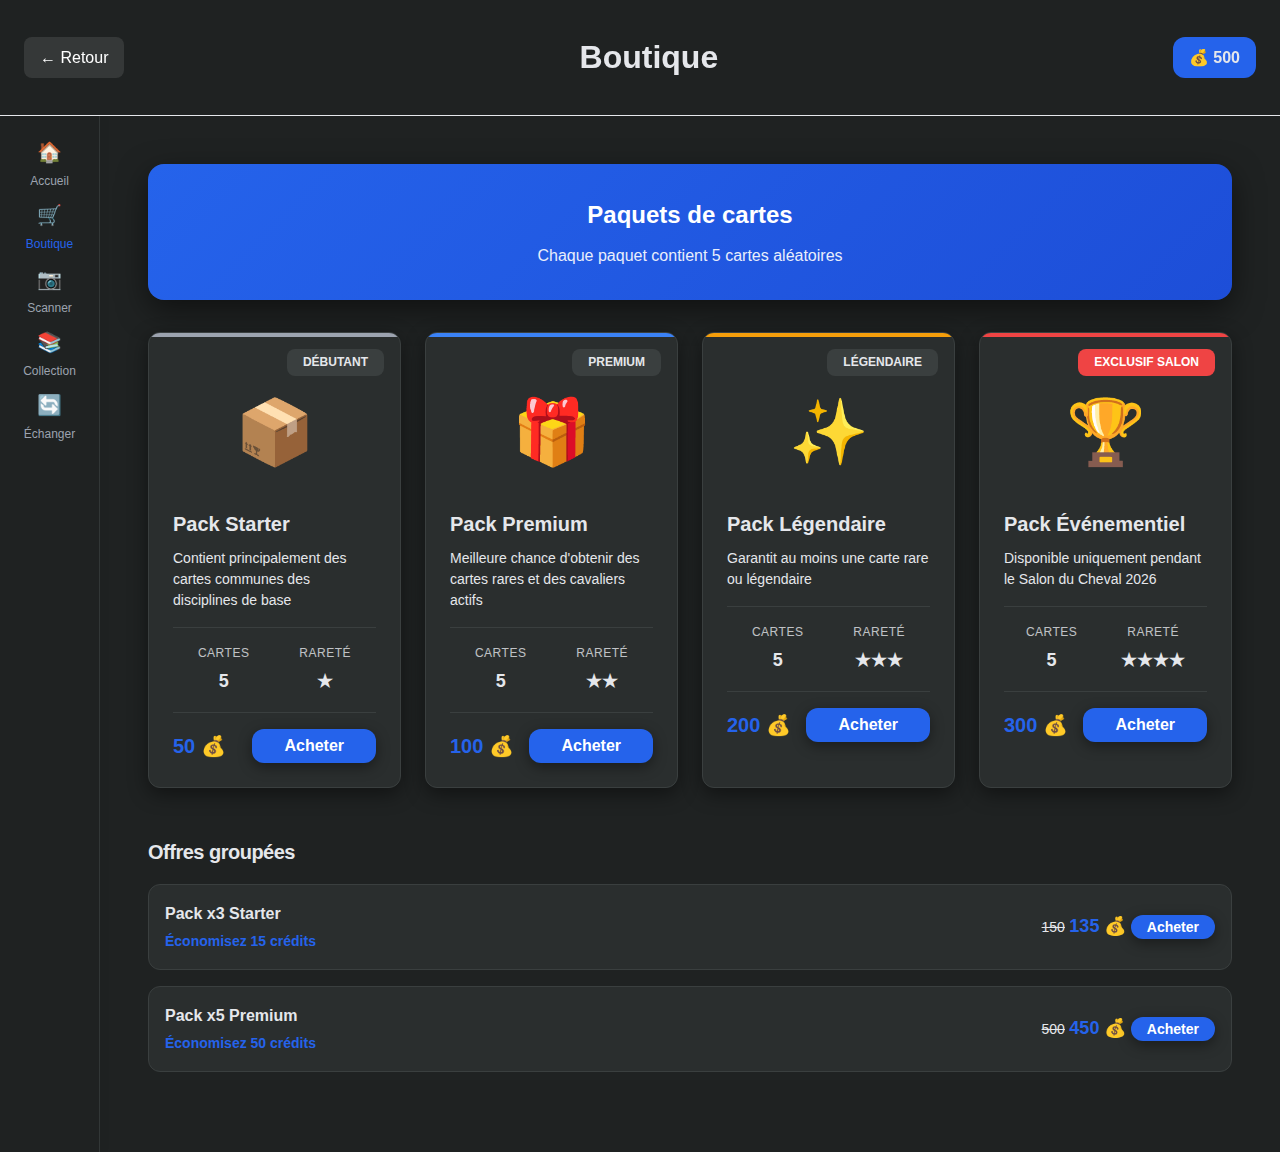
<file: shop.html>
<!DOCTYPE html>
<html lang="fr">
<head>
    <meta charset="UTF-8">
    <meta name="viewport" content="width=device-width, initial-scale=1.0">
    <title>Boutique - Salon du Cheval 2026</title>
    <link rel="stylesheet" href="css/main.css">
    <link rel="stylesheet" href="css/components.css">
    <link rel="stylesheet" href="css/animations.css">
    <link rel="stylesheet" href="css/shop.css">
</head>
<body>
    <div class="app-container">
        <!-- Header -->
        <header class="app-header">
            <div class="header-nav">
                <a href="index.html" class="back-btn">← Retour</a>
                <h1>Boutique</h1>
                <div class="credits">
                    <span class="credits-icon">💰</span>
                    <span id="user-credits">500</span>
                </div>
            </div>
        </header>

        <!-- Main Content -->
        <main class="main-content shop-content">
            <section class="shop-banner">
                <h2>Paquets de cartes</h2>
                <p>Chaque paquet contient 5 cartes aléatoires</p>
            </section>

            <section class="packs-section">
                <div class="pack-card starter">
                    <div class="pack-badge">Débutant</div>
                    <div class="pack-image">
                        <div class="pack-icon">📦</div>
                    </div>
                    <h3>Pack Starter</h3>
                    <p class="pack-description">Contient principalement des cartes communes des disciplines de base</p>
                    <div class="pack-stats">
                        <div class="stat">
                            <span class="stat-label">Cartes</span>
                            <span class="stat-value">5</span>
                        </div>
                        <div class="stat">
                            <span class="stat-label">Rareté</span>
                            <span class="stat-value rarity-common">★</span>
                        </div>
                    </div>
                    <div class="pack-footer">
                        <span class="pack-price">50 💰</span>
                        <button class="buy-btn" data-pack="starter" data-price="50">Acheter</button>
                    </div>
                </div>

                <div class="pack-card premium">
                    <div class="pack-badge">Premium</div>
                    <div class="pack-image">
                        <div class="pack-icon">🎁</div>
                    </div>
                    <h3>Pack Premium</h3>
                    <p class="pack-description">Meilleure chance d'obtenir des cartes rares et des cavaliers actifs</p>
                    <div class="pack-stats">
                        <div class="stat">
                            <span class="stat-label">Cartes</span>
                            <span class="stat-value">5</span>
                        </div>
                        <div class="stat">
                            <span class="stat-label">Rareté</span>
                            <span class="stat-value rarity-rare">★★</span>
                        </div>
                    </div>
                    <div class="pack-footer">
                        <span class="pack-price">100 💰</span>
                        <button class="buy-btn" data-pack="premium" data-price="100">Acheter</button>
                    </div>
                </div>

                <div class="pack-card legendary">
                    <div class="pack-badge">Légendaire</div>
                    <div class="pack-image">
                        <div class="pack-icon">✨</div>
                    </div>
                    <h3>Pack Légendaire</h3>
                    <p class="pack-description">Garantit au moins une carte rare ou légendaire</p>
                    <div class="pack-stats">
                        <div class="stat">
                            <span class="stat-label">Cartes</span>
                            <span class="stat-value">5</span>
                        </div>
                        <div class="stat">
                            <span class="stat-label">Rareté</span>
                            <span class="stat-value rarity-legendary">★★★</span>
                        </div>
                    </div>
                    <div class="pack-footer">
                        <span class="pack-price">200 💰</span>
                        <button class="buy-btn" data-pack="legendary" data-price="200">Acheter</button>
                    </div>
                </div>

                <div class="pack-card event">
                    <div class="pack-badge exclusive">Exclusif Salon</div>
                    <div class="pack-image">
                        <div class="pack-icon">🏆</div>
                    </div>
                    <h3>Pack Événementiel</h3>
                    <p class="pack-description">Disponible uniquement pendant le Salon du Cheval 2026</p>
                    <div class="pack-stats">
                        <div class="stat">
                            <span class="stat-label">Cartes</span>
                            <span class="stat-value">5</span>
                        </div>
                        <div class="stat">
                            <span class="stat-label">Rareté</span>
                            <span class="stat-value rarity-mythic">★★★★</span>
                        </div>
                    </div>
                    <div class="pack-footer">
                        <span class="pack-price">300 💰</span>
                        <button class="buy-btn" data-pack="event" data-price="300">Acheter</button>
                    </div>
                </div>
            </section>

            <section class="bundles-section">
                <h2 class="section-title">Offres groupées</h2>
                <div class="bundle-list">
                    <div class="bundle-item">
                        <div class="bundle-info">
                            <h4>Pack x3 Starter</h4>
                            <p>Économisez 15 crédits</p>
                        </div>
                        <div class="bundle-action">
                            <span class="original-price">150</span>
                            <span class="bundle-price">135 💰</span>
                            <button class="buy-btn small" data-bundle="starter-3">Acheter</button>
                        </div>
                    </div>
                    <div class="bundle-item">
                        <div class="bundle-info">
                            <h4>Pack x5 Premium</h4>
                            <p>Économisez 50 crédits</p>
                        </div>
                        <div class="bundle-action">
                            <span class="original-price">500</span>
                            <span class="bundle-price">450 💰</span>
                            <button class="buy-btn small" data-bundle="premium-5">Acheter</button>
                        </div>
                    </div>
                </div>
            </section>
        </main>

        <!-- Navigation -->
        <nav class="bottom-nav">
            <a href="index.html" class="nav-item">
                <span class="nav-icon">🏠</span>
                <span class="nav-label">Accueil</span>
            </a>
            <a href="shop.html" class="nav-item active">
                <span class="nav-icon">🛒</span>
                <span class="nav-label">Boutique</span>
            </a>
            <a href="scan.html" class="nav-item">
                <span class="nav-icon">📷</span>
                <span class="nav-label">Scanner</span>
            </a>
            <a href="collection.html" class="nav-item">
                <span class="nav-icon">📚</span>
                <span class="nav-label">Collection</span>
            </a>
            <a href="trade.html" class="nav-item">
                <span class="nav-icon">🔄</span>
                <span class="nav-label">Échanger</span>
            </a>
        </nav>
    </div>

    <!-- Pack Opening Modal -->
    <div id="pack-modal" class="modal">
        <div class="modal-content pack-opening">
            <div class="pack-animation" id="pack-animation">
                <div class="pack-box">📦</div>
            </div>
            <div class="revealed-cards" id="revealed-cards"></div>
            <button class="close-modal-btn" id="close-pack">Fermer</button>
        </div>
    </div>

    <script src="js/data.js"></script>
    <script src="js/utils.js"></script>
    <script src="js/shop.js"></script>
</body>
</html>
</file>
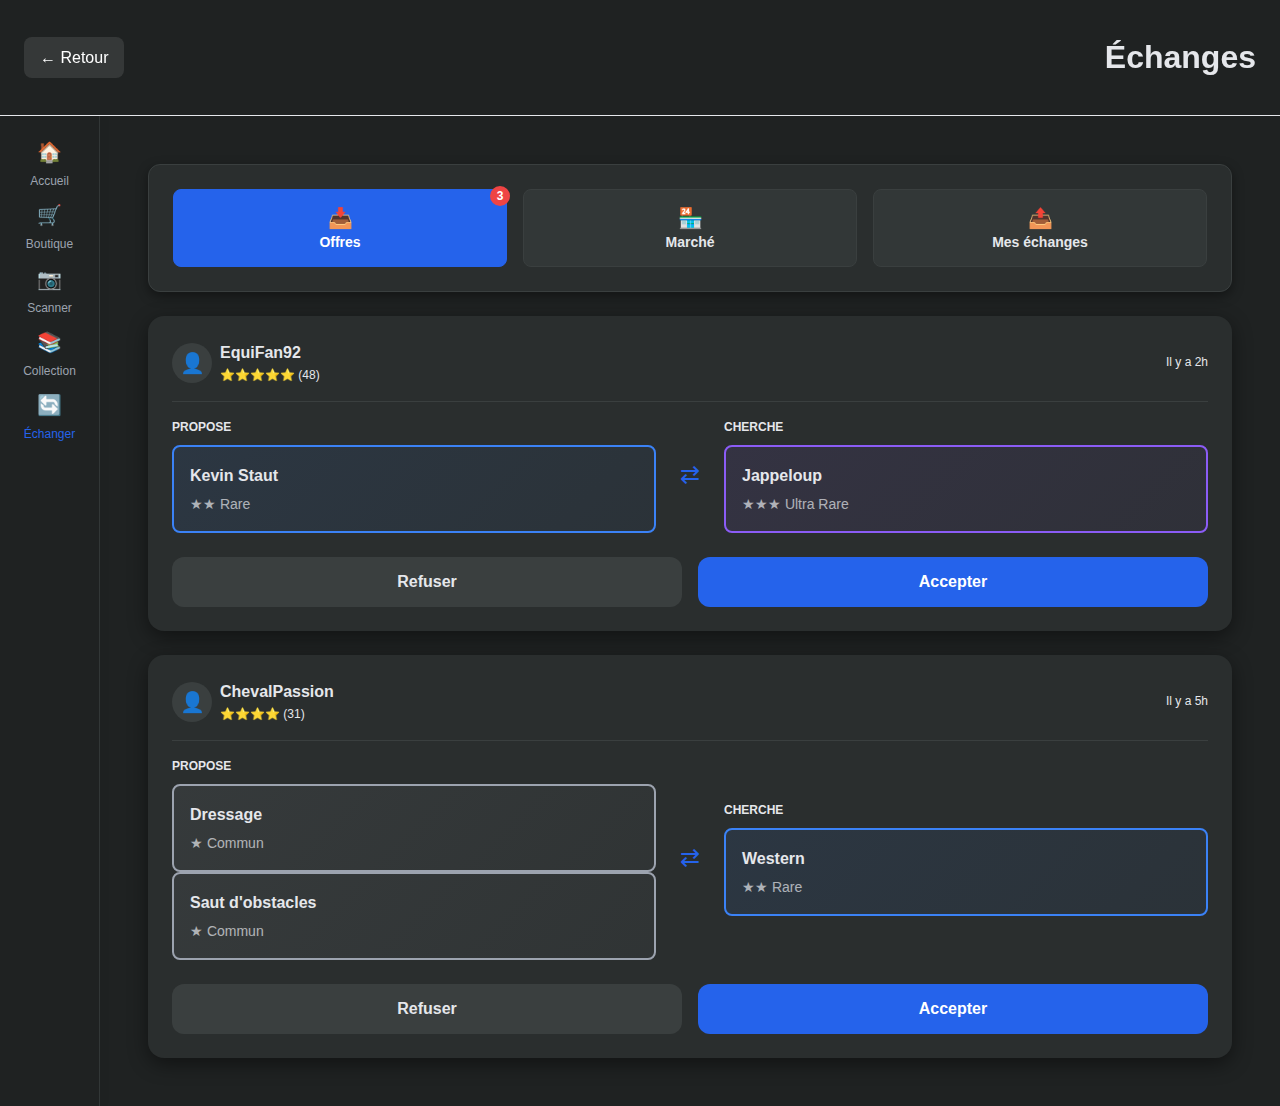
<file: trade.html>
<!DOCTYPE html>
<html lang="fr">
<head>
    <meta charset="UTF-8">
    <meta name="viewport" content="width=device-width, initial-scale=1.0">
    <title>Échanger - Salon du Cheval 2026</title>
    <link rel="stylesheet" href="css/main.css">
    <link rel="stylesheet" href="css/components.css">
    <link rel="stylesheet" href="css/animations.css">
    <link rel="stylesheet" href="css/trade.css">
</head>
<body>
    <div class="app-container">
        <!-- Header -->
        <header class="app-header">
            <div class="header-nav">
                <a href="index.html" class="back-btn">← Retour</a>
                <h1>Échanges</h1>
            </div>
        </header>

        <!-- Main Content -->
        <main class="main-content trade-content">
            <!-- Tabs -->
            <section class="trade-tabs">
                <button class="trade-tab active" data-tab="offers">
                    <span class="tab-icon">📥</span>
                    <span class="tab-label">Offres</span>
                    <span class="tab-badge">3</span>
                </button>
                <button class="trade-tab" data-tab="market">
                    <span class="tab-icon">🏪</span>
                    <span class="tab-label">Marché</span>
                </button>
                <button class="trade-tab" data-tab="my-trades">
                    <span class="tab-icon">📤</span>
                    <span class="tab-label">Mes échanges</span>
                </button>
            </section>

            <!-- Offers Tab -->
            <section class="tab-content active" id="offers-tab">
                <div class="offers-list">
                    <div class="trade-offer">
                        <div class="offer-header">
                            <div class="user-info">
                                <div class="user-avatar">👤</div>
                                <div>
                                    <div class="user-name">EquiFan92</div>
                                    <div class="user-rating">⭐⭐⭐⭐⭐ (48)</div>
                                </div>
                            </div>
                            <span class="offer-time">Il y a 2h</span>
                        </div>
                        <div class="offer-cards">
                            <div class="offer-side">
                                <p class="side-label">Propose</p>
                                <div class="mini-card rare">
                                    <div class="card-name">Kevin Staut</div>
                                    <div class="card-rarity">★★ Rare</div>
                                </div>
                            </div>
                            <div class="offer-arrow">⇄</div>
                            <div class="offer-side">
                                <p class="side-label">Cherche</p>
                                <div class="mini-card ultra-rare">
                                    <div class="card-name">Jappeloup</div>
                                    <div class="card-rarity">★★★ Ultra Rare</div>
                                </div>
                            </div>
                        </div>
                        <div class="offer-actions">
                            <button class="decline-btn">Refuser</button>
                            <button class="accept-btn">Accepter</button>
                        </div>
                    </div>

                    <div class="trade-offer">
                        <div class="offer-header">
                            <div class="user-info">
                                <div class="user-avatar">👤</div>
                                <div>
                                    <div class="user-name">ChevalPassion</div>
                                    <div class="user-rating">⭐⭐⭐⭐ (31)</div>
                                </div>
                            </div>
                            <span class="offer-time">Il y a 5h</span>
                        </div>
                        <div class="offer-cards">
                            <div class="offer-side">
                                <p class="side-label">Propose</p>
                                <div class="mini-card common">
                                    <div class="card-name">Dressage</div>
                                    <div class="card-rarity">★ Commun</div>
                                </div>
                                <div class="mini-card common">
                                    <div class="card-name">Saut d'obstacles</div>
                                    <div class="card-rarity">★ Commun</div>
                                </div>
                            </div>
                            <div class="offer-arrow">⇄</div>
                            <div class="offer-side">
                                <p class="side-label">Cherche</p>
                                <div class="mini-card rare">
                                    <div class="card-name">Western</div>
                                    <div class="card-rarity">★★ Rare</div>
                                </div>
                            </div>
                        </div>
                        <div class="offer-actions">
                            <button class="decline-btn">Refuser</button>
                            <button class="accept-btn">Accepter</button>
                        </div>
                    </div>
                </div>
            </section>

            <!-- Market Tab -->
            <section class="tab-content" id="market-tab">
                <div class="market-search">
                    <input type="text" class="search-input" placeholder="Rechercher une carte...">
                    <div class="market-filters">
                        <select class="filter-select">
                            <option value="all">Toutes catégories</option>
                            <option value="disciplines">Disciplines</option>
                            <option value="cavaliers">Cavaliers</option>
                            <option value="chevaux">Chevaux</option>
                        </select>
                        <select class="filter-select">
                            <option value="all">Toutes raretés</option>
                            <option value="common">Commun</option>
                            <option value="rare">Rare</option>
                            <option value="ultra-rare">Ultra Rare</option>
                            <option value="legendary">Légendaire</option>
                        </select>
                    </div>
                </div>

                <div class="market-listings">
                    <div class="market-item">
                        <div class="item-card">
                            <div class="card-image legendary">
                                <div class="card-title">Pierre Durand</div>
                                <div class="card-subtitle">Cavalier Légende</div>
                            </div>
                            <div class="card-rarity legendary">★★★★ Légendaire</div>
                        </div>
                        <div class="item-details">
                            <div class="seller-info">
                                <span class="seller-name">JumpMaster</span>
                                <span class="seller-rating">⭐⭐⭐⭐⭐</span>
                            </div>
                            <div class="item-price">
                                <span class="price-value">500 💰</span>
                                <button class="trade-btn">Proposer échange</button>
                            </div>
                        </div>
                    </div>

                    <div class="market-item">
                        <div class="item-card">
                            <div class="card-image ultra-rare">
                                <div class="card-title">Martin Fuchs</div>
                                <div class="card-subtitle">Cavalier Actif</div>
                            </div>
                            <div class="card-rarity ultra-rare">★★★ Ultra Rare</div>
                        </div>
                        <div class="item-details">
                            <div class="seller-info">
                                <span class="seller-name">EquiCollector</span>
                                <span class="seller-rating">⭐⭐⭐⭐</span>
                            </div>
                            <div class="item-price">
                                <span class="price-value">250 💰</span>
                                <button class="trade-btn">Proposer échange</button>
                            </div>
                        </div>
                    </div>
                </div>
            </section>

            <!-- My Trades Tab -->
            <section class="tab-content" id="my-trades-tab">
                <div class="create-offer-btn-container">
                    <button class="create-offer-btn" id="create-offer">
                        + Créer une offre d'échange
                    </button>
                </div>

                <div class="my-trades-list">
                    <h3>En cours</h3>
                    <div class="trade-item pending">
                        <div class="trade-status">⏳ En attente</div>
                        <div class="trade-summary">
                            <span>Vous proposez: <strong>Big Star</strong></span>
                            <span>Contre: <strong>Explosion W</strong></span>
                        </div>
                        <button class="cancel-trade">Annuler</button>
                    </div>

                    <h3>Historique</h3>
                    <div class="trade-item completed">
                        <div class="trade-status">✓ Terminé</div>
                        <div class="trade-summary">
                            <span>Vous avez échangé: <strong>Endurance</strong></span>
                            <span>Contre: <strong>Western</strong></span>
                        </div>
                        <span class="trade-date">Il y a 2 jours</span>
                    </div>

                    <div class="trade-item declined">
                        <div class="trade-status">✗ Refusé</div>
                        <div class="trade-summary">
                            <span>Vous proposiez: <strong>Dressage</strong></span>
                            <span>Contre: <strong>Baloubet du Rouet</strong></span>
                        </div>
                        <span class="trade-date">Il y a 4 jours</span>
                    </div>
                </div>
            </section>
        </main>

        <!-- Navigation -->
        <nav class="bottom-nav">
            <a href="index.html" class="nav-item">
                <span class="nav-icon">🏠</span>
                <span class="nav-label">Accueil</span>
            </a>
            <a href="shop.html" class="nav-item">
                <span class="nav-icon">🛒</span>
                <span class="nav-label">Boutique</span>
            </a>
            <a href="scan.html" class="nav-item">
                <span class="nav-icon">📷</span>
                <span class="nav-label">Scanner</span>
            </a>
            <a href="collection.html" class="nav-item">
                <span class="nav-icon">📚</span>
                <span class="nav-label">Collection</span>
            </a>
            <a href="trade.html" class="nav-item active">
                <span class="nav-icon">🔄</span>
                <span class="nav-label">Échanger</span>
            </a>
        </nav>
    </div>

    <!-- Create Offer Modal -->
    <div id="create-offer-modal" class="modal">
        <div class="modal-content create-offer-modal">
            <h2>Créer une offre d'échange</h2>
            <div class="offer-creation">
                <div class="offer-section">
                    <h3>Je propose</h3>
                    <div class="selected-cards" id="my-cards-offer"></div>
                    <button class="select-cards-btn" id="select-my-cards">+ Sélectionner</button>
                </div>
                <div class="offer-section">
                    <h3>Je cherche</h3>
                    <input type="text" class="search-input" placeholder="Nom de la carte...">
                    <div class="selected-cards" id="wanted-cards"></div>
                </div>
            </div>
            <div class="modal-actions">
                <button class="secondary-btn" id="cancel-offer">Annuler</button>
                <button class="primary-btn" id="submit-offer">Publier l'offre</button>
            </div>
        </div>
    </div>

    <script src="js/data.js"></script>
    <script src="js/utils.js"></script>
    <script src="js/trade.js"></script>
</body>
</html>
</file>
<file: css/components.css>
/* ===================================
   COMPONENTS - Reusable UI Components
   =================================== */

/* ===============
   CARD COMPONENT
   =============== */

.card {
    background: var(--primary-light);
    border-radius: var(--radius-lg);
    padding: var(--spacing-md);
    box-shadow: var(--shadow-sm);
    transition: var(--transition-base);
}

.card:hover {
    box-shadow: var(--shadow-md);
}

.mini-card {
    background: var(--gray-100);
    border-radius: var(--radius-md);
    padding: var(--spacing-md);
    border: 2px solid var(--gray-300);
    min-width: 120px;
}

.mini-card.common {
    border-color: var(--common);
    background: linear-gradient(135deg, rgba(156, 163, 175, 0.1) 0%, rgba(156, 163, 175, 0.05) 100%);
}

.mini-card.rare {
    border-color: var(--rare);
    background: linear-gradient(135deg, rgba(59, 130, 246, 0.1) 0%, rgba(59, 130, 246, 0.05) 100%);
}

.mini-card.ultra-rare {
    border-color: var(--ultra-rare);
    background: linear-gradient(135deg, rgba(139, 92, 246, 0.1) 0%, rgba(139, 92, 246, 0.05) 100%);
}

.mini-card.legendary {
    border-color: var(--legendary);
    background: linear-gradient(135deg, rgba(245, 158, 11, 0.1) 0%, rgba(245, 158, 11, 0.05) 100%);
}

.mini-card.mythic {
    border-color: var(--mythic);
    background: linear-gradient(135deg, rgba(239, 68, 68, 0.1) 0%, rgba(239, 68, 68, 0.05) 100%);
}

.card-name {
    font-weight: 600;
    margin-bottom: var(--spacing-xs);
}

.card-rarity {
    font-size: var(--text-sm);
    opacity: 0.7;
}

/* Trading Card Display */
.trading-card {
    width: 280px;
    height: 400px;
    background: linear-gradient(135deg, var(--gray-800) 0%, var(--primary-dark) 100%);
    border-radius: var(--radius-xl);
    padding: var(--spacing-md);
    box-shadow: var(--shadow-xl);
    position: relative;
    overflow: hidden;
    flex-shrink: 0;
}

@media (min-width: 769px) {
    .trading-card {
        width: 320px;
        height: 450px;
    }
}

@media (min-width: 1200px) {
    .trading-card {
        width: 350px;
        height: 500px;
    }
}

.trading-card::before {
    content: '';
    position: absolute;
    top: 0;
    left: 0;
    right: 0;
    bottom: 0;
    background: linear-gradient(45deg, 
        transparent 30%, 
        rgba(255, 255, 255, 0.1) 50%, 
        transparent 70%);
    pointer-events: none;
}

.trading-card.common {
    background: linear-gradient(135deg, #71717a 0%, #52525b 100%);
}

.trading-card.rare {
    background: linear-gradient(135deg, #3b82f6 0%, #1d4ed8 100%);
}

.trading-card.ultra-rare {
    background: linear-gradient(135deg, #8b5cf6 0%, #6d28d9 100%);
}

.trading-card.legendary {
    background: linear-gradient(135deg, #f59e0b 0%, #d97706 100%);
}

.trading-card.mythic {
    background: linear-gradient(135deg, #ef4444 0%, #dc2626 100%);
}

.card-header {
    display: flex;
    justify-content: space-between;
    align-items: flex-start;
    margin-bottom: var(--spacing-sm);
    gap: var(--spacing-sm);
}

.card-category {
    background: rgba(255, 255, 255, 0.2);
    padding: var(--spacing-xs) var(--spacing-sm);
    border-radius: var(--radius-sm);
    font-size: var(--text-xs);
    color: var(--primary-light);
    font-weight: 600;
    text-transform: uppercase;
}

.card-image-container {
    width: 100%;
    flex: 1;
    background: rgba(255, 255, 255, 0.1);
    border-radius: var(--radius-md);
    margin-bottom: var(--spacing-md);
    margin-top: var(--spacing-md);
    display: flex;
    align-items: center;
    justify-content: center;
    overflow: hidden;
    min-height: 100px;
}

.placeholder-image {
    font-size: 5rem;
    opacity: 0.5;
}

.card-info {
    color: var(--primary-light);
}

.card-info .card-name {
    font-size: var(--text-lg);
    font-weight: 700;
    margin-bottom: var(--spacing-xs);
    line-height: 1.2;
}

.card-subtitle {
    font-size: var(--text-xs);
    opacity: 0.8;
}

.card-footer {
    display: flex;
    justify-content: space-between;
    align-items: center;
    margin-top: var(--spacing-sm);
    padding-top: var(--spacing-sm);
    border-top: 1px solid rgba(255, 255, 255, 0.2);
    gap: var(--spacing-sm);
}

.card-number,
.card-edition {
    font-size: var(--text-xs);
    color: var(--primary-light);
    opacity: 0.7;
}

/* ===============
   BADGES
   =============== */

.badge {
    display: inline-block;
    padding: var(--spacing-xs) var(--spacing-sm);
    border-radius: var(--radius-sm);
    font-size: var(--text-xs);
    font-weight: 600;
    text-transform: uppercase;
    letter-spacing: 0.5px;
}

.badge.new {
    background: var(--accent);
    color: var(--primary-light);
}

.badge.exclusive {
    background: var(--mythic);
    color: var(--primary-light);
}

.rarity-badge {
    display: inline-block;
    padding: var(--spacing-sm) var(--spacing-md);
    border-radius: var(--radius-md);
    font-weight: 600;
    text-transform: uppercase;
    font-size: var(--text-sm);
}

.rarity-badge.common {
    background: var(--common);
    color: var(--primary-light);
}

.rarity-badge.rare {
    background: var(--rare);
    color: var(--primary-light);
}

.rarity-badge.ultra-rare {
    background: var(--ultra-rare);
    color: var(--primary-light);
}

.rarity-badge.legendary {
    background: var(--legendary);
    color: var(--primary-light);
}

.rarity-badge.mythic {
    background: var(--mythic);
    color: var(--primary-light);
}

/* ===============
   STATS & PROGRESS
   =============== */

.stat-card {
    background: var(--gray-100);
    padding: var(--spacing-sm) var(--spacing-md);
    border-radius: var(--radius-md);
    text-align: center;
}

.progress-bar {
    width: 100%;
    height: 8px;
    background: var(--gray-200);
    border-radius: 999px;
    overflow: hidden;
    margin-top: var(--spacing-xs);
}

.progress-fill {
    height: 100%;
    background: linear-gradient(90deg, var(--accent) 0%, var(--accent-light) 100%);
    border-radius: 999px;
    transition: width var(--transition-slow);
}

/* ===============
   FORMS & INPUTS
   =============== */

.search-input {
    width: 100%;
    padding: var(--spacing-md);
    border: 2px solid var(--gray-200);
    border-radius: var(--radius-lg);
    font-size: var(--text-base);
    transition: var(--transition-base);
    background: var(--primary-light);
}

.search-input:focus {
    outline: none;
    border-color: var(--accent);
    box-shadow: 0 0 0 3px rgba(54, 193, 210, 0.1);
}

.filter-select {
    padding: var(--spacing-sm) var(--spacing-md);
    border: 2px solid var(--gray-200);
    border-radius: var(--radius-md);
    font-size: var(--text-sm);
    background: var(--primary-light);
    cursor: pointer;
    transition: var(--transition-base);
}

.filter-select:focus {
    outline: none;
    border-color: var(--accent);
}

/* ===============
   TABS
   =============== */

.filter-tabs {
    display: flex;
    gap: var(--spacing-xs);
    overflow-x: auto;
    padding-bottom: var(--spacing-sm);
    scrollbar-width: none;
}

.filter-tabs::-webkit-scrollbar {
    display: none;
}

.filter-tab {
    padding: var(--spacing-sm) var(--spacing-md);
    border: 2px solid var(--gray-200);
    background: var(--primary-light);
    border-radius: var(--radius-lg);
    font-size: var(--text-sm);
    font-weight: 600;
    cursor: pointer;
    transition: var(--transition-base);
    white-space: nowrap;
}

.filter-tab.active {
    background: var(--accent);
    color: var(--primary-light);
    border-color: var(--accent);
}

.filter-tab:hover:not(.active) {
    border-color: var(--accent);
}

/* ===============
   LISTS
   =============== */

.info-list {
    display: flex;
    flex-direction: column;
    gap: var(--spacing-sm);
}

.info-item {
    display: flex;
    justify-content: space-between;
    align-items: center;
    padding: var(--spacing-sm) 0;
    border-bottom: 1px solid var(--gray-200);
}

.info-item:last-child {
    border-bottom: none;
}

.info-label {
    font-weight: 600;
    color: var(--gray-600);
    font-size: var(--text-sm);
}

.info-value {
    font-weight: 500;
    color: var(--primary-dark);
}

/* ===============
   LOADING STATES
   =============== */

.loading-spinner {
    width: 40px;
    height: 40px;
    border: 4px solid var(--gray-200);
    border-top-color: var(--accent);
    border-radius: 50%;
    animation: spin 0.8s linear infinite;
}

@keyframes spin {
    to {
        transform: rotate(360deg);
    }
}

.skeleton {
    background: linear-gradient(90deg, 
        var(--gray-200) 25%, 
        var(--gray-100) 50%, 
        var(--gray-200) 75%);
    background-size: 200% 100%;
    animation: skeleton-loading 1.5s infinite;
    border-radius: var(--radius-md);
}

@keyframes skeleton-loading {
    0% {
        background-position: 200% 0;
    }
    100% {
        background-position: -200% 0;
    }
}

/* ===============
   TOOLTIPS
   =============== */

.tooltip {
    position: relative;
    display: inline-block;
}

.tooltip-text {
    visibility: hidden;
    background-color: var(--gray-800);
    color: var(--primary-light);
    text-align: center;
    border-radius: var(--radius-sm);
    padding: var(--spacing-xs) var(--spacing-sm);
    position: absolute;
    z-index: 1;
    bottom: 125%;
    left: 50%;
    transform: translateX(-50%);
    opacity: 0;
    transition: opacity var(--transition-base);
    font-size: var(--text-xs);
    white-space: nowrap;
}

.tooltip:hover .tooltip-text {
    visibility: visible;
    opacity: 1;
}

/* ===============
   DIVIDERS
   =============== */

.divider {
    height: 1px;
    background: var(--gray-200);
    margin: var(--spacing-lg) 0;
}

.divider-text {
    display: flex;
    align-items: center;
    text-align: center;
    margin: var(--spacing-lg) 0;
    color: var(--gray-500);
    font-size: var(--text-sm);
}

.divider-text::before,
.divider-text::after {
    content: '';
    flex: 1;
    border-bottom: 1px solid var(--gray-200);
}

.divider-text::before {
    margin-right: var(--spacing-md);
}

.divider-text::after {
    margin-left: var(--spacing-md);
}
</file>
<file: css/animations.css>
/* ===================================
   ANIMATIONS
   =================================== */

/* ===============
   ENTRANCE ANIMATIONS
   =============== */

@keyframes fadeIn {
    from {
        opacity: 0;
    }
    to {
        opacity: 1;
    }
}

@keyframes slideInUp {
    from {
        transform: translateY(30px);
        opacity: 0;
    }
    to {
        transform: translateY(0);
        opacity: 1;
    }
}

@keyframes slideInDown {
    from {
        transform: translateY(-30px);
        opacity: 0;
    }
    to {
        transform: translateY(0);
        opacity: 1;
    }
}

@keyframes slideInLeft {
    from {
        transform: translateX(-30px);
        opacity: 0;
    }
    to {
        transform: translateX(0);
        opacity: 1;
    }
}

@keyframes slideInRight {
    from {
        transform: translateX(30px);
        opacity: 0;
    }
    to {
        transform: translateX(0);
        opacity: 1;
    }
}

@keyframes scaleIn {
    from {
        transform: scale(0.8);
        opacity: 0;
    }
    to {
        transform: scale(1);
        opacity: 1;
    }
}

/* ===============
   CARD ANIMATIONS
   =============== */

@keyframes cardFlip {
    0% {
        transform: rotateY(0deg);
    }
    50% {
        transform: rotateY(90deg);
    }
    100% {
        transform: rotateY(0deg);
    }
}

@keyframes cardShine {
    0% {
        background-position: -200% center;
    }
    100% {
        background-position: 200% center;
    }
}

@keyframes cardFloat {
    0%, 100% {
        transform: translateY(0);
    }
    50% {
        transform: translateY(-10px);
    }
}

@keyframes cardReveal {
    0% {
        transform: scale(0) rotateY(180deg);
        opacity: 0;
    }
    50% {
        transform: scale(1.1) rotateY(90deg);
    }
    100% {
        transform: scale(1) rotateY(0deg);
        opacity: 1;
    }
}

.card-reveal {
    animation: cardReveal 0.8s cubic-bezier(0.68, -0.55, 0.265, 1.55);
}

/* ===============
   PACK OPENING ANIMATIONS
   =============== */

@keyframes packShake {
    0%, 100% {
        transform: translateX(0) rotate(0deg);
    }
    25% {
        transform: translateX(-10px) rotate(-5deg);
    }
    75% {
        transform: translateX(10px) rotate(5deg);
    }
}

@keyframes packExplosion {
    0% {
        transform: scale(1);
        opacity: 1;
    }
    50% {
        transform: scale(1.5);
        opacity: 0.5;
    }
    100% {
        transform: scale(2);
        opacity: 0;
    }
}

.pack-shake {
    animation: packShake 0.5s ease-in-out 3;
}

.pack-explosion {
    animation: packExplosion 0.6s ease-out forwards;
}

/* ===============
   SCAN ANIMATIONS
   =============== */

@keyframes scanLine {
    0% {
        top: 0;
        opacity: 0;
    }
    50% {
        opacity: 1;
    }
    100% {
        top: 100%;
        opacity: 0;
    }
}

.scan-line {
    position: absolute;
    width: 100%;
    height: 2px;
    background: var(--accent);
    box-shadow: 0 0 10px var(--accent);
    animation: scanLine 2s linear infinite;
}

@keyframes cornerPulse {
    0%, 100% {
        opacity: 0.3;
    }
    50% {
        opacity: 1;
    }
}

.scan-frame .corner {
    animation: cornerPulse 1.5s ease-in-out infinite;
}

/* ===============
   SUCCESS ANIMATIONS
   =============== */

@keyframes checkmarkDraw {
    0% {
        stroke-dashoffset: 100;
    }
    100% {
        stroke-dashoffset: 0;
    }
}

@keyframes successPulse {
    0%, 100% {
        transform: scale(1);
        opacity: 1;
    }
    50% {
        transform: scale(1.1);
        opacity: 0.8;
    }
}

.checkmark {
    font-size: 4rem;
    color: var(--accent);
    animation: successPulse 0.6s ease-out;
}

/* ===============
   LOADING ANIMATIONS
   =============== */

@keyframes spin {
    to {
        transform: rotate(360deg);
    }
}

@keyframes pulse {
    0%, 100% {
        opacity: 1;
    }
    50% {
        opacity: 0.5;
    }
}

@keyframes bounce {
    0%, 100% {
        transform: translateY(0);
    }
    50% {
        transform: translateY(-20px);
    }
}

@keyframes dots {
    0%, 20% {
        color: rgba(0, 0, 0, 0);
        text-shadow: 0.25em 0 0 rgba(0, 0, 0, 0),
                     0.5em 0 0 rgba(0, 0, 0, 0);
    }
    40% {
        color: var(--accent);
        text-shadow: 0.25em 0 0 rgba(0, 0, 0, 0),
                     0.5em 0 0 rgba(0, 0, 0, 0);
    }
    60% {
        text-shadow: 0.25em 0 0 var(--accent),
                     0.5em 0 0 rgba(0, 0, 0, 0);
    }
    80%, 100% {
        text-shadow: 0.25em 0 0 var(--accent),
                     0.5em 0 0 var(--accent);
    }
}

/* ===============
   GLOW EFFECTS
   =============== */

@keyframes glow {
    0%, 100% {
        box-shadow: 0 0 5px var(--accent),
                    0 0 10px var(--accent),
                    0 0 15px var(--accent);
    }
    50% {
        box-shadow: 0 0 10px var(--accent),
                    0 0 20px var(--accent),
                    0 0 30px var(--accent);
    }
}

.glow-effect {
    animation: glow 2s ease-in-out infinite;
}

@keyframes rarityGlow {
    0%, 100% {
        filter: drop-shadow(0 0 2px currentColor);
    }
    50% {
        filter: drop-shadow(0 0 8px currentColor);
    }
}

.legendary-glow {
    animation: rarityGlow 1.5s ease-in-out infinite;
}

/* ===============
   UTILITY ANIMATION CLASSES
   =============== */

.fade-in {
    animation: fadeIn 0.3s ease-in;
}

.slide-in-up {
    animation: slideInUp 0.4s ease-out;
}

.slide-in-down {
    animation: slideInDown 0.4s ease-out;
}

.slide-in-left {
    animation: slideInLeft 0.4s ease-out;
}

.slide-in-right {
    animation: slideInRight 0.4s ease-out;
}

.scale-in {
    animation: scaleIn 0.3s ease-out;
}

.float {
    animation: cardFloat 3s ease-in-out infinite;
}

.pulse {
    animation: pulse 2s ease-in-out infinite;
}

.bounce {
    animation: bounce 1s ease-in-out infinite;
}

.spin {
    animation: spin 1s linear infinite;
}

/* ===============
   STAGGER ANIMATIONS
   =============== */

.stagger-item {
    opacity: 0;
    animation: slideInUp 0.4s ease-out forwards;
}

.stagger-item:nth-child(1) { animation-delay: 0.05s; }
.stagger-item:nth-child(2) { animation-delay: 0.1s; }
.stagger-item:nth-child(3) { animation-delay: 0.15s; }
.stagger-item:nth-child(4) { animation-delay: 0.2s; }
.stagger-item:nth-child(5) { animation-delay: 0.25s; }
.stagger-item:nth-child(6) { animation-delay: 0.3s; }
.stagger-item:nth-child(7) { animation-delay: 0.35s; }
.stagger-item:nth-child(8) { animation-delay: 0.4s; }

/* ===============
   HOVER EFFECTS
   =============== */

.hover-lift {
    transition: transform var(--transition-base), box-shadow var(--transition-base);
}

.hover-lift:hover {
    transform: translateY(-4px);
    box-shadow: var(--shadow-lg);
}

.hover-scale {
    transition: transform var(--transition-base);
}

.hover-scale:hover {
    transform: scale(1.05);
}

.hover-brighten {
    transition: filter var(--transition-base);
}

.hover-brighten:hover {
    filter: brightness(1.1);
}

/* ===============
   SHIMMER EFFECT
   =============== */

@keyframes shimmer {
    0% {
        background-position: -1000px 0;
    }
    100% {
        background-position: 1000px 0;
    }
}

.shimmer {
    background: linear-gradient(
        90deg,
        rgba(255, 255, 255, 0) 0%,
        rgba(255, 255, 255, 0.3) 50%,
        rgba(255, 255, 255, 0) 100%
    );
    background-size: 1000px 100%;
    animation: shimmer 2s infinite;
}

/* ===============
   RIPPLE EFFECT
   =============== */

@keyframes ripple {
    0% {
        transform: scale(0);
        opacity: 1;
    }
    100% {
        transform: scale(4);
        opacity: 0;
    }
}

.ripple {
    position: relative;
    overflow: hidden;
}

.ripple::after {
    content: '';
    position: absolute;
    top: 50%;
    left: 50%;
    width: 0;
    height: 0;
    border-radius: 50%;
    background: rgba(255, 255, 255, 0.5);
    transform: translate(-50%, -50%);
}

.ripple:active::after {
    width: 100px;
    height: 100px;
    animation: ripple 0.6s ease-out;
}

/* ===============
   PAGE TRANSITIONS
   =============== */

@keyframes pageSlideIn {
    from {
        transform: translateX(100%);
        opacity: 0;
    }
    to {
        transform: translateX(0);
        opacity: 1;
    }
}

@keyframes pageSlideOut {
    from {
        transform: translateX(0);
        opacity: 1;
    }
    to {
        transform: translateX(-100%);
        opacity: 0;
    }
}

.page-enter {
    animation: pageSlideIn 0.3s ease-out;
}

.page-exit {
    animation: pageSlideOut 0.3s ease-in;
}

/* ===============
   CONFETTI ANIMATION
   =============== */

@keyframes confetti-fall {
    0% {
        transform: translateY(-100vh) rotate(0deg);
        opacity: 1;
    }
    100% {
        transform: translateY(100vh) rotate(720deg);
        opacity: 0;
    }
}

.confetti {
    position: fixed;
    width: 10px;
    height: 10px;
    background: var(--accent);
    animation: confetti-fall 3s linear;
}
</file>
<file: css/card-detail.css>
/* ===================================
   CARD DETAIL PAGE STYLES (DARK)
   =================================== */

.card-detail-content {
    padding: 0;
    padding-bottom: 120px;
    background: var(--primary-bg);
    color: var(--text-primary);
}

@media (min-width: 769px) {
    .card-detail-content {
        padding-bottom: var(--spacing-xl);
    }
}

/* ===============
   CARD DISPLAY
   =============== */

.card-display-section {
    background: var(--primary-bg);
    padding: 80px var(--spacing-lg) var(--spacing-2xl);
    margin-bottom: var(--spacing-lg);
    position: relative;
    box-shadow: inset 0 -1px 0 rgba(255,255,255,0.03);
}

.card-display {
    display: flex;
    justify-content: center;
    align-items: center;
    perspective: 1000px;
}

.card-3d {
    width: 320px;
    transition: transform 0.6s;
    transform-style: preserve-3d;
}

@media (min-width: 769px) {
    .card-3d { width: 400px; }
}

@media (min-width: 1200px) {
    .card-3d { width: 450px; }
}

.card-3d:hover {
    transform: rotateY(5deg) rotateX(5deg);
}

/* ===============
   CARD FRONT
   =============== */

.card-front {
    width: 100%;
    aspect-ratio: 9 / 12;
    background: linear-gradient(135deg, #2a2e2e 0%, #323737 100%);
    border: 1px solid var(--gray-200);
    border-radius: var(--radius-xl);
    padding: var(--spacing-lg);
    box-shadow: 0 12px 32px rgba(0,0,0,0.45);
    position: relative;
    overflow: hidden;
    display: flex;
    flex-direction: column;
    justify-content: space-between;
    color: var(--text-primary);
}

.card-front::before {
    content: '';
    position: absolute;
    top: 0;
    left: -100%;
    width: 100%;
    height: 100%;
    background: linear-gradient(
        90deg,
        transparent,
        rgba(255,255,255,0.08),
        transparent
    );
    transition: left 0.5s;
}

.card-front:hover::before {
    left: 100%;
}

/* Rarity */

.card-front.legendary {
    background: linear-gradient(135deg, var(--legendary) 0%, #d97706 100%);
}

.card-front.ultra-rare {
    background: linear-gradient(135deg, var(--ultra-rare) 0%, #6d28d9 100%);
}

.card-front.rare {
    background: linear-gradient(135deg, var(--rare) 0%, #1d4ed8 100%);
}

/* ===============
   DETAILS SECTION
   =============== */

.card-details-section {
    padding: 0 var(--spacing-md);
    margin-bottom: var(--spacing-xl);
}

@media (min-width: 769px) {
    .card-details-section {
        padding: 0 var(--spacing-lg);
        max-width: 900px;
        margin: 0 auto var(--spacing-xl);
    }
}

/* Tabs */

.details-tabs {
    display: flex;
    gap: var(--spacing-xs);
    margin-bottom: var(--spacing-lg);
    border-bottom: 2px solid var(--gray-200);
    overflow-x: auto;
}

.detail-tab {
    background: transparent;
    border: none;
    padding: var(--spacing-md) var(--spacing-lg);
    font-size: var(--text-base);
    font-weight: 600;
    color: var(--text-secondary);
    cursor: pointer;
    transition: var(--transition-base);
    border-bottom: 3px solid transparent;
    white-space: nowrap;
}

.detail-tab.active {
    color: var(--accent);
    border-bottom-color: var(--accent);
}

.detail-tab:hover:not(.active) {
    color: var(--text-primary);
}

/* Panels */

.tab-panel {
    display: none;
    animation: fadeIn 0.3s ease-in;
}

.tab-panel.active {
    display: block;
}

/* ===============
   INFO GROUP
   =============== */

.info-group {
    background: var(--card-bg);
    border-radius: var(--radius-lg);
    padding: var(--spacing-lg);
    margin-bottom: var(--spacing-lg);
    box-shadow: var(--shadow-md);
}

.info-group h3 {
    font-size: var(--text-lg);
    margin-bottom: var(--spacing-md);
    color: var(--text-primary);
}

.info-group p {
    color: var(--text-secondary);
    line-height: 1.6;
    font-size: var(--text-base);
}

/* Achievements */

.achievements-list {
    list-style: none;
    display: flex;
    flex-direction: column;
    gap: var(--spacing-sm);
}

.achievements-list li {
    padding: var(--spacing-sm) var(--spacing-md);
    background: var(--gray-200);
    border-radius: var(--radius-md);
    border-left: 4px solid var(--accent);
    font-size: var(--text-sm);
    color: var(--text-primary);
}

/* ===============
   MOMENTS
   =============== */

.moment-card {
    display: flex;
    gap: var(--spacing-md);
    padding: var(--spacing-md);
    background: var(--gray-200);
    border-radius: var(--radius-lg);
    transition: var(--transition-base);
}

.moment-card:hover {
    background: var(--gray-300);
}

.moment-info h4 {
    color: var(--text-primary);
}

.moment-info p {
    color: var(--text-secondary);
}

/* ===============
   STATS / HISTORY
   =============== */

.stats-group,
.history-group {
    background: var(--card-bg);
    border-radius: var(--radius-lg);
    padding: var(--spacing-lg);
    margin-bottom: var(--spacing-lg);
    box-shadow: var(--shadow-md);
}

.rarity-details p {
    border-bottom: 1px solid var(--gray-200);
    color: var(--text-secondary);
}

.value-history {
    height: 200px;
    background: var(--gray-200);
    border-radius: var(--radius-md);
}

.stat-bar .stat-label {
    color: var(--text-secondary);
}

.bar {
    background: var(--gray-300);
}

/* ===============
   HISTORY ITEMS
   =============== */

.timeline-content h4 {
    color: var(--text-primary);
}

.timeline-content p,
.timeline-date {
    color: var(--text-secondary);
}

.activity-item {
    background: var(--gray-200);
}

.activity-type {
    color: var(--text-primary);
}

.activity-user,
.activity-value .date {
    color: var(--text-secondary);
}

/* ===============
   ACTIONS
   =============== */

.card-actions-section {
    padding: 0 var(--spacing-md);
    display: grid;
    grid-template-columns: repeat(2, 1fr);
    gap: var(--spacing-md);
    margin-bottom: var(--spacing-xl);
}

.action-btn {
    padding: var(--spacing-md) var(--spacing-lg);
    border: none;
    border-radius: var(--radius-lg);
    font-size: var(--text-base);
    font-weight: 600;
    cursor: pointer;
    transition: var(--transition-base);
    background: var(--gray-200);
    color: var(--text-primary);
}

.action-btn:hover {
    background: var(--gray-300);
}

.action-btn.primary {
    grid-column: span 2;
    background: var(--accent);
    color: #fff;
}

.action-btn.primary:hover {
    background: var(--accent-dark);
}
</file>
<file: css/cardTest.css>
/**
 * even though I cheated with the HTML/JS a 
 * bit, here's all the CSS source so that 
 * if you want to re-create the Card 
 * Shining / Glare effects then you can 
 * use the CSS below.
**/

:root {
    --mx: 50%;
    --my: 50%;
    --s: 1;
    --o: 0;
    --tx: 0px;
    --ty: 0px;
    --rx: 0deg;
    --ry: 0deg;
    --pos: 50% 50%;
    --posx: 50%;
    --posy: 50%;
    --hyp: 0;
}

.card {
    --radius: 4.55% / 3.5%;
    z-index: calc(var(--s) * 100);
    transform: translate3d(0, 0, 0.1px);
    will-change: transform, visibility;
    transform-style: preserve-3d;
}

.card.interacting {
    z-index: calc(var(--s) * 120);
}

.card.active .card__translater,
.card.active .card__rotator {
    touch-action: none;
}

.card__translater,
.card__rotator {
    display: grid;
    perspective: 600px;
    transform-origin: center;
    will-change: transform;
}

.card__translater {
    width: auto;
    position: relative;
    transform: translate3d(var(--tx), var(--ty), 0) scale(var(--s));
}

.card__rotator {
    --glow: #69d1e9;
    transform: rotateY(var(--rx)) rotateX(var(--ry));
    transform-style: preserve-3d;
    box-shadow: 0px 10px 20px -5px black;
    border-radius: var(--radius);
    outline: none;
    transition: box-shadow 0.4s ease, outline 0.2s ease;
}

.card.active .card__rotator {
    box-shadow: 0 0 10px 0px var(--glow), 0 0 10px 0px var(--glow),
        0 0 30px 0px var(--glow);
}

.card__rotator:focus {
    box-shadow: 0 0 10px 0px var(--glow), 0 0 10px 0px var(--glow),
        0 0 30px 0px var(--glow);
}

.card.active .card__rotator:focus {
    box-shadow: 0px 10px 30px 3px black;
}

.card__rotator :global(*) {
    width: 100%;
    display: grid;
    grid-area: 1/1;
    border-radius: var(--radius);
    image-rendering: optimizeQuality;
    transform-style: preserve-3d;
}

.card__back {
    transform: rotateY(180deg);
    backface-visibility: visible;
}

.card__front,
.card__front * {
    backface-visibility: hidden;
}

.card__front {
    opacity: 1;
    transition: opacity 0.2s ease-out;
}

.loading .card__front {
    opacity: 0;
}

.loading .card__back {
    transform: rotateY(0deg);
}

.card__shine {
    --grain: url("[data-uri]");

    --space: 5%;
    --angle: 133deg;
    --imgsize: 500px;

    --red: #f80e7b;
    --yel: #eedf10;
    --gre: #21e985;
    --blu: #0dbde9;
    --vio: #c929f1;
}

/*

  HOLO

*/

.card[data-rarity="rare holo"] .card__shine {
    --space: 2px;
    --h: 21;
    --s: 70%;
    --l: 50%;
    --bars: 24px;
    --bar-color: rgba(255, 255, 255, 0.6);
    --bar-bg: rgb(10, 10, 10);

    clip-path: inset(10% 8.5% 52.5% 8.5%);

    background-image: repeating-linear-gradient(
            90deg,
            hsl(calc(var(--h) * 0), var(--s), var(--l)) calc(var(--space) * 0),
            hsl(calc(var(--h) * 0), var(--s), var(--l)) calc(var(--space) * 1),
            black calc(var(--space) * 1.001),
            black calc(var(--space) * 1.999),
            hsl(calc(var(--h) * 1), var(--s), var(--l)) calc(var(--space) * 2),
            hsl(calc(var(--h) * 1), var(--s), var(--l)) calc(var(--space) * 3),
            black calc(var(--space) * 3.001),
            black calc(var(--space) * 3.999),
            hsl(calc(var(--h) * 2), var(--s), var(--l)) calc(var(--space) * 4),
            hsl(calc(var(--h) * 2), var(--s), var(--l)) calc(var(--space) * 5),
            black calc(var(--space) * 5.001),
            black calc(var(--space) * 5.999),
            hsl(calc(var(--h) * 3), var(--s), var(--l)) calc(var(--space) * 6),
            hsl(calc(var(--h) * 3), var(--s), var(--l)) calc(var(--space) * 7),
            black calc(var(--space) * 7.001),
            black calc(var(--space) * 7.999),
            hsl(calc(var(--h) * 4), var(--s), var(--l)) calc(var(--space) * 8),
            hsl(calc(var(--h) * 4), var(--s), var(--l)) calc(var(--space) * 9),
            black calc(var(--space) * 9.001),
            black calc(var(--space) * 9.999),
            hsl(calc(var(--h) * 5), var(--s), var(--l)) calc(var(--space) * 10),
            hsl(calc(var(--h) * 5), var(--s), var(--l)) calc(var(--space) * 11),
            black calc(var(--space) * 11.001),
            black calc(var(--space) * 11.999),
            hsl(calc(var(--h) * 6), var(--s), var(--l)) calc(var(--space) * 12),
            hsl(calc(var(--h) * 6), var(--s), var(--l)) calc(var(--space) * 13),
            black calc(var(--space) * 13.001),
            black calc(var(--space) * 13.999),
            hsl(calc(var(--h) * 7), var(--s), var(--l)) calc(var(--space) * 14),
            hsl(calc(var(--h) * 7), var(--s), var(--l)) calc(var(--space) * 15),
            black calc(var(--space) * 15.001),
            black calc(var(--space) * 15.999),
            hsl(calc(var(--h) * 8), var(--s), var(--l)) calc(var(--space) * 16),
            hsl(calc(var(--h) * 8), var(--s), var(--l)) calc(var(--space) * 17),
            black calc(var(--space) * 17.001),
            black calc(var(--space) * 17.999),
            hsl(calc(var(--h) * 9), var(--s), var(--l)) calc(var(--space) * 18),
            hsl(calc(var(--h) * 9), var(--s), var(--l)) calc(var(--space) * 19),
            black calc(var(--space) * 19.001),
            black calc(var(--space) * 19.999),
            hsl(calc(var(--h) * 10), var(--s), var(--l)) calc(var(--space) * 20),
            hsl(calc(var(--h) * 10), var(--s), var(--l)) calc(var(--space) * 21),
            black calc(var(--space) * 21.001),
            black calc(var(--space) * 21.999),
            hsl(calc(var(--h) * 11), var(--s), var(--l)) calc(var(--space) * 22),
            hsl(calc(var(--h) * 11), var(--s), var(--l)) calc(var(--space) * 23),
            black calc(var(--space) * 23.001),
            black calc(var(--space) * 23.999),
            hsl(calc(var(--h) * 12), var(--s), var(--l)) calc(var(--space) * 24),
            hsl(calc(var(--h) * 12), var(--s), var(--l)) calc(var(--space) * 25),
            black calc(var(--space) * 25.001),
            black calc(var(--space) * 25.999),
            hsl(calc(var(--h) * 13), var(--s), var(--l)) calc(var(--space) * 26),
            hsl(calc(var(--h) * 13), var(--s), var(--l)) calc(var(--space) * 27),
            black calc(var(--space) * 27.001),
            black calc(var(--space) * 27.999),
            hsl(calc(var(--h) * 14), var(--s), var(--l)) calc(var(--space) * 28),
            hsl(calc(var(--h) * 14), var(--s), var(--l)) calc(var(--space) * 29),
            black calc(var(--space) * 29.001),
            black calc(var(--space) * 29.999),
            hsl(calc(var(--h) * 15), var(--s), var(--l)) calc(var(--space) * 30),
            hsl(calc(var(--h) * 15), var(--s), var(--l)) calc(var(--space) * 31),
            black calc(var(--space) * 31.001),
            black calc(var(--space) * 31.999)
        ),
        repeating-linear-gradient(
            90deg,
            var(--vio),
            var(--blu),
            var(--gre),
            var(--yel),
            var(--red),
            var(--vio)
        ),
        repeating-linear-gradient(
            90deg,
            var(--bar-bg) calc(var(--bars) * 2),
            var(--bar-color) calc(var(--bars) * 3),
            var(--bar-bg) calc(var(--bars) * 3.5),
            var(--bar-color) calc(var(--bars) * 4),
            var(--bar-bg) calc(var(--bars) * 5),
            var(--bar-bg) calc(var(--bars) * 12)
        ),
        repeating-linear-gradient(
            90deg,
            var(--bar-bg) calc(var(--bars) * 2),
            var(--bar-color) calc(var(--bars) * 3),
            var(--bar-bg) calc(var(--bars) * 3.5),
            var(--bar-color) calc(var(--bars) * 4),
            var(--bar-bg) calc(var(--bars) * 5),
            var(--bar-bg) calc(var(--bars) * 9)
        ),
        radial-gradient(
            farthest-corner circle at var(--mx) var(--my),
            rgba(230, 230, 230, 0.85) 0%,
            rgba(200, 200, 200, 0.1) 25%,
            rgb(0, 0, 0) 90%
        );

    background-blend-mode: soft-light, soft-light, screen, overlay;
    background-position: center, calc(((50% - var(--posx)) * 25) + 50%) center,
        calc(var(--posx) * -1.2) var(--posy), var(--pos), center;
    background-size: 100% 100%, 200% 200%, 237% 237%, 195% 195%, 120% 120%;

    filter: brightness(calc((var(--hyp) + 0.7) * 0.7)) contrast(3.2)
        saturate(0.66);
}

/*

  GALAXY HOLO

*/

.card[data-rarity="rare holo galaxy"] .card__glare {
    background-image: radial-gradient(
        farthest-corner circle at var(--mx) var(--my),
        rgba(222, 245, 250, 0.7) 10%,
        rgba(255, 255, 255, 0.5) 20%,
        rgba(0, 0, 0, 0.5) 90%
    );
}

.card[data-rarity="rare holo galaxy"] .card__shine {
    --space: 80px;
    --h: 21;
    --s: 70%;
    --l: 50%;
    --bars: 50px;
    --bar-color: rgba(255, 255, 255, 0.6);
    --bar-bg: rgb(10, 10, 10);

    clip-path: inset(10% 8.5% 52.5% 8.5%);

    background-image: url("https://res.cloudinary.com/simey/image/upload/Dev/PokemonCards/galaxy.png"),
        url("https://res.cloudinary.com/simey/image/upload/Dev/PokemonCards/galaxy.png"),
        url("https://res.cloudinary.com/simey/image/upload/Dev/PokemonCards/galaxy.png"),
        repeating-linear-gradient(
            82deg,
            rgb(218, 56, 50) calc(var(--space) * 1),
            rgb(219, 204, 86) calc(var(--space) * 2),
            rgb(121, 199, 58) calc(var(--space) * 3),
            rgb(58, 192, 183) calc(var(--space) * 4),
            rgb(71, 98, 207) calc(var(--space) * 5),
            rgb(170, 69, 209) calc(var(--space) * 6),
            rgb(218, 56, 50) calc(var(--space) * 10)
        ),
        radial-gradient(
            farthest-corner circle at var(--mx) var(--my),
            rgba(255, 255, 255, 0.6) 5%,
            rgba(150, 150, 150, 0.3) 40%,
            rgb(0, 0, 0) 100%
        );

    background-blend-mode: color-dodge, color-burn, saturation, screen;
    background-position: center, center, center,
        calc(((50% - var(--posx)) * 2.5) + 50%)
            calc(((50% - var(--posy)) * 2.5) + 50%),
        center;
    background-size: cover, cover, cover, 600% 1200%, cover;

    filter: brightness(0.75) contrast(1.2) saturate(1.5);
    mix-blend-mode: color-dodge;
}

.card[data-rarity="rare holo"][data-subtypes^="stage"] .card__shine,
.card[data-rarity="rare holo galaxy"][data-subtypes^="stage"] .card__shine {
    clip-path: polygon(
        91.78% 10%,
        57% 10%,
        53.92% 12%,
        17% 12%,
        16% 14%,
        12% 16%,
        8.5% 16%,
        7.93% 47.41%,
        92.07% 47.41%
    );
}
.card[data-rarity="rare holo"][data-subtypes^="supporter"] .card__shine,
.card[data-rarity="rare holo galaxy"][data-subtypes^="supporter"] .card__shine {
    clip-path: inset(14.5% 7.9% 48.2% 8.7%);
}

/*

  V

*/

.card[data-rarity*="rare holo v"] .card__shine,
.card[data-rarity*="rare holo v"] .card__shine:after {
    --space: 5%;
    --angle: 133deg;
    --imgsize: 500px;

    background-image: var(--grain),
        repeating-linear-gradient(
            0deg,
            rgb(255, 119, 115) calc(var(--space) * 1),
            rgba(255, 237, 95, 1) calc(var(--space) * 2),
            rgba(168, 255, 95, 1) calc(var(--space) * 3),
            rgba(131, 255, 247, 1) calc(var(--space) * 4),
            rgba(120, 148, 255, 1) calc(var(--space) * 5),
            rgb(216, 117, 255) calc(var(--space) * 6),
            rgb(255, 119, 115) calc(var(--space) * 7)
        ),
        repeating-linear-gradient(
            var(--angle),
            #0e152e 0%,
            hsl(180, 10%, 60%) 3.8%,
            hsl(180, 29%, 66%) 4.5%,
            hsl(180, 10%, 60%) 5.2%,
            #0e152e 10%,
            #0e152e 12%
        ),
        radial-gradient(
            farthest-corner circle at var(--mx) var(--my),
            rgba(0, 0, 0, 0.1) 12%,
            rgba(0, 0, 0, 0.15) 20%,
            rgba(0, 0, 0, 0.25) 120%
        );

    background-blend-mode: screen, hue, hard-light;
    background-size: var(--imgsize), 200% 700%, 300%, 200%;
    background-position: center, 0% var(--posy), var(--posx) var(--posy),
        var(--posx) var(--posy);

    filter: brightness(0.8) contrast(2.95) saturate(0.5);
}

.card[data-rarity="rare holo v"] .card__shine:after {
    content: "";

    background-position: center, 0% var(--posy),
        calc(var(--posx) * -1) calc(var(--posy) * -1), var(--posx) var(--posy);
    background-size: var(--imgsize), 200% 400%, 195%, 200%;

    filter: brightness(1) contrast(2.5) saturate(1.75);
    mix-blend-mode: soft-light;
}

/*

  VMAX

*/

.card[data-rarity="rare holo vmax"] .card__shine {
    --space: 6%;
    --angle: 133deg;
    --imgsize: 60% 30%;
    background-image: url("https://res.cloudinary.com/simey/image/upload/Dev/PokemonCards/vmaxbg.webp"),
        repeating-linear-gradient(
            -33deg,
            rgb(206, 42, 36) calc(var(--space) * 1),
            rgb(157, 170, 223) calc(var(--space) * 2),
            rgb(45, 153, 146) calc(var(--space) * 3),
            rgb(29, 151, 36) calc(var(--space) * 4),
            rgb(181, 64, 228) calc(var(--space) * 5),
            rgb(206, 42, 36) calc(var(--space) * 6)
        ),
        repeating-linear-gradient(
            var(--angle),
            rgba(14, 21, 46, 0.5) 0%,
            hsl(180, 10%, 50%) 2.5%,
            hsl(83, 50%, 35%) 5%,
            hsl(180, 10%, 50%) 7.5%,
            rgba(14, 21, 46, 0.5) 10%,
            rgba(14, 21, 46, 0.5) 15%
        ),
        radial-gradient(
            farthest-corner circle at var(--mx) var(--my),
            rgba(6, 218, 255, 0.6) 0%,
            rgba(38, 235, 127, 0.6) 25%,
            rgba(155, 78, 228, 0.6) 50%,
            rgba(228, 78, 90, 0.6) 75%
        );

    background-blend-mode: color-burn, screen, soft-light;
    background-size: var(--imgsize), 1100% 1100%, 600% 600%, 200% 200%;
    background-position: center, 0% var(--posy), var(--posx) var(--posy),
        var(--posx) var(--posy);

    filter: brightness(calc((var(--hyp) * 0.3) + 0.5)) contrast(2.5)
        saturate(0.6);
}

/*

  VSTAR

*/

.card[data-rarity="rare holo vstar"][data-supertype="pokémon"] .card__shine,
.card[data-rarity="rare holo vstar"][data-supertype="pokémon"]
    .card__shine:after {
    --space: 5%;
    --angle: 133deg;
    --imgsize: 30%;

    background-image: url("https://res.cloudinary.com/simey/image/upload/Dev/PokemonCards/ancient.webp"),
        repeating-linear-gradient(
            0deg,
            rgb(255, 119, 115) calc(var(--space) * 1),
            rgba(255, 237, 95, 1) calc(var(--space) * 2),
            rgba(168, 255, 95, 1) calc(var(--space) * 3),
            rgba(131, 255, 247, 1) calc(var(--space) * 4),
            rgba(120, 148, 255, 1) calc(var(--space) * 5),
            rgb(216, 117, 255) calc(var(--space) * 6),
            rgb(255, 119, 115) calc(var(--space) * 7)
        ),
        repeating-linear-gradient(
            var(--angle),
            #0e152e 0%,
            hsl(180, 10%, 60%) 3.8%,
            hsl(180, 29%, 66%) 4.5%,
            hsl(180, 10%, 60%) 5.2%,
            #0e152e 10%,
            #0e152e 12%
        ),
        radial-gradient(
            farthest-corner circle at var(--mx) var(--my),
            rgba(0, 0, 0, 0.1) 12%,
            rgba(0, 0, 0, 0.15) 20%,
            rgba(0, 0, 0, 0.25) 120%
        );

    background-blend-mode: soft-light, hue, hard-light;
    background-size: var(--imgsize), 200% 700%, 300%, 200%;
    background-position: center, 0% var(--posy), var(--posx) var(--posy),
        var(--posx) var(--posy);

    filter: brightness(0.8) contrast(2) saturate(0.75);
}

.card[data-rarity="rare holo vstar"][data-supertype="pokémon"]
    .card__shine:after {
    content: "";

    background-size: var(--imgsize), 200% 400%, 195%, 200%;
    background-position: center, 0% var(--posy),
        calc(var(--posx) * -1) calc(var(--posy) * -1), var(--posx) var(--posy);

    filter: brightness(1.2) contrast(1.5) saturate(1.75);
    mix-blend-mode: exclusion;
}

/*

  FULL / ALTERNATE ART

*/

.card[data-rarity="rare ultra"][data-supertype="pokémon"] .card__shine,
.card[data-rarity="rare ultra"][data-supertype="pokémon"] .card__shine:after {
    --space: 5%;
    --angle: 133deg;
    --imgsize: 50%;

    background-image: url("https://res.cloudinary.com/simey/image/upload/Dev/PokemonCards/illusion.webp"),
        repeating-linear-gradient(
            0deg,
            rgb(255, 119, 115) calc(var(--space) * 1),
            rgba(255, 237, 95, 1) calc(var(--space) * 2),
            rgba(168, 255, 95, 1) calc(var(--space) * 3),
            rgba(131, 255, 247, 1) calc(var(--space) * 4),
            rgba(120, 148, 255, 1) calc(var(--space) * 5),
            rgb(216, 117, 255) calc(var(--space) * 6),
            rgb(255, 119, 115) calc(var(--space) * 7)
        ),
        repeating-linear-gradient(
            var(--angle),
            #0e152e 0%,
            hsl(180, 10%, 60%) 3.8%,
            hsl(180, 29%, 66%) 4.5%,
            hsl(180, 10%, 60%) 5.2%,
            #0e152e 10%,
            #0e152e 12%
        ),
        radial-gradient(
            farthest-corner circle at var(--mx) var(--my),
            rgba(0, 0, 0, 0.1) 12%,
            rgba(0, 0, 0, 0.15) 20%,
            rgba(0, 0, 0, 0.25) 120%
        );

    background-blend-mode: exclusion, hue, hard-light;
    background-size: var(--imgsize), 200% 700%, 300%, 200%;
    background-position: center, 0% var(--posy), var(--posx) var(--posy),
        var(--posx) var(--posy);

    filter: brightness(calc((var(--hyp) * 0.3) + 0.5)) contrast(2) saturate(1.5);
}

.card[data-rarity="rare ultra"][data-supertype="pokémon"] .card__shine:after {
    content: "";

    background-size: var(--imgsize), 200% 400%, 195%, 200%;
    background-position: center, 0% var(--posy),
        calc(var(--posx) * -1) calc(var(--posy) * -1), var(--posx) var(--posy);

    filter: brightness(calc((var(--hyp) * 0.5) + 0.8)) contrast(1.6)
        saturate(1.4);
    mix-blend-mode: exclusion;
}

/*

  TRAINER FULL-ART

*/

.card[data-rarity="rare ultra"][data-subtypes*="supporter"] .card__shine,
.card[data-rarity="rare ultra"][data-subtypes*="supporter"] .card__shine:after {
    --space: 5%;
    --angle: 133deg;
    --imgsize: 50%;

    background-image: url("https://res.cloudinary.com/simey/image/upload/Dev/PokemonCards/trainerbg.jpg"),
        repeating-linear-gradient(
            0deg,
            rgb(255, 119, 115) calc(var(--space) * 1),
            rgba(255, 237, 95, 1) calc(var(--space) * 2),
            rgba(168, 255, 95, 1) calc(var(--space) * 3),
            rgba(131, 255, 247, 1) calc(var(--space) * 4),
            rgba(120, 148, 255, 1) calc(var(--space) * 5),
            rgb(216, 117, 255) calc(var(--space) * 6),
            rgb(255, 119, 115) calc(var(--space) * 7)
        ),
        repeating-linear-gradient(
            var(--angle),
            #0e152e 0%,
            hsl(180, 10%, 60%) 3.8%,
            hsl(180, 29%, 66%) 4.5%,
            hsl(180, 10%, 60%) 5.2%,
            #0e152e 10%,
            #0e152e 12%
        ),
        radial-gradient(
            farthest-corner circle at var(--mx) var(--my),
            rgba(0, 0, 0, 0.1) 12%,
            rgba(0, 0, 0, 0.15) 20%,
            rgba(0, 0, 0, 0.25) 120%
        );

    background-blend-mode: difference, hue, hard-light;
    background-size: var(--imgsize), 200% 700%, 300%, 200%;
    background-position: center, 0% var(--posy), var(--posx) var(--posy),
        var(--posx) var(--posy);

    filter: brightness(0.75) contrast(2.5) saturate(0.75);
}

.card[data-rarity="rare ultra"][data-subtypes*="supporter"] .card__shine:after {
    content: "";

    background-size: var(--imgsize), 200% 400%, 195%, 200%;
    background-position: center, 0% var(--posy),
        calc(var(--posx) * -1) calc(var(--posy) * -1), var(--posx) var(--posy);

    filter: brightness(1.2) contrast(1) saturate(1.75);
    mix-blend-mode: exclusion;
}

/*

  RAINBOW SECRET

*/

.card[data-rarity^="rare rainbow"] .card__shine,
.card[data-rarity^="rare rainbow"] .card__shine:after {
    --space: 7%;
    --angle: -20deg;
    --angle2: 130deg;
    --imgsize: 540px 700px;

    background-image: url("https://res.cloudinary.com/simey/image/upload/Dev/PokemonCards/rainbow2.jpg"),
        repeating-linear-gradient(
            var(--angle),
            rgb(253, 71, 65) calc(var(--space) * 1),
            rgb(255, 243, 151) calc(var(--space) * 2),
            rgba(168, 255, 95, 1) calc(var(--space) * 3),
            rgba(131, 255, 247, 1) calc(var(--space) * 4),
            rgb(75, 198, 255) calc(var(--space) * 5),
            rgb(255, 73, 246) calc(var(--space) * 6),
            rgb(255, 56, 49) calc(var(--space) * 7)
        ),
        repeating-linear-gradient(
            var(--angle2),
            rgba(89, 46, 80, 0.5) 0%,
            hsl(118, 43%, 76%) 2.5%,
            rgb(223, 96, 202) 5%,
            hsl(180, 57%, 56%) 7.5%,
            rgba(14, 21, 46, 0.5) 10%,
            rgba(14, 21, 46, 0.5) 15%
        ),
        url("https://res.cloudinary.com/simey/image/upload/Dev/PokemonCards/illusion2.webp");

    background-size: 50% 50%, 500% 500%, 1000% 1000%, var(--imgsize);
    background-position: center, 0% calc(var(--posy) * 1.5),
        var(--posx) var(--posy), center;
    background-blend-mode: color-burn, soft-light, normal;

    filter: brightness(calc((var(--hyp) * 0.25) + 0.66)) contrast(2)
        saturate(0.95);
}

.card[data-rarity^="rare rainbow"] .card__shine:after {
    content: "";

    background-position: center, 0% calc(var(--posy) * -1),
        calc(var(--posx) * -1) calc(var(--posy) * -1), center;
    mix-blend-mode: exclusion;
}

/*

  RAINBOW SECRET FULL/ALT

*/

.card[data-rarity="rare rainbow alt"] .card__shine,
.card[data-rarity="rare rainbow alt"] .card__shine:after {
    filter: brightness(calc((var(--hyp) * 0.25) + 0.66)) contrast(3)
        saturate(0.7);
}

/*

  GOLD SECRET

*/

.card[data-rarity="rare secret"] .card__shine,
.card[data-rarity="rare secret"] .card__shine:after {
    --angle: 110deg;
    --imgsize: 250px;

    background-image: url("https://res.cloudinary.com/simey/image/upload/Dev/PokemonCards/rainbow2.jpg"),
        repeating-linear-gradient(
            var(--angle),
            rgba(89, 46, 80, 0.5) 0%,
            hsl(39, 37%, 60%) 2.5%,
            rgb(216, 183, 92) 5%,
            hsl(39, 37%, 60%) 7.5%,
            rgba(14, 21, 46, 0.5) 10%,
            rgba(14, 21, 46, 0.5) 15%
        ),
        url("https://res.cloudinary.com/simey/image/upload/Dev/PokemonCards/metal.webp");

    background-size: 50% 50%, 600% 600%, var(--imgsize);
    background-position: center, var(--posx) var(--posy), center;
    background-blend-mode: color-burn, darken;

    filter: brightness(calc((var(--hyp) * 0.4) + 0.7)) contrast(3)
        saturate(0.66);
}

.card[data-rarity="rare secret"] .card__shine:after {
    content: "";

    background-image: url("https://res.cloudinary.com/simey/image/upload/Dev/PokemonCards/rainbow2.jpg"),
        repeating-linear-gradient(
            var(--angle),
            rgba(89, 46, 80, 0.5) 0%,
            hsl(39, 37%, 60%) 2.5%,
            rgb(216, 183, 92) 5%,
            hsl(39, 37%, 60%) 7.5%,
            rgba(14, 21, 46, 0.5) 10%,
            rgba(14, 21, 46, 0.5) 15%
        );

    background-position: center, calc(var(--posx) * -1) calc(var(--posy) * -1),
        center;

    filter: brightness(calc((var(--hyp) * 0.3) + 0.7)) contrast(2.5)
        saturate(0.66);
    mix-blend-mode: exclusion;
}

/*

  RADIANT

*/

.card[data-rarity*="radiant"] .card__shine {
    --barwidth: 1.2%;
    --space: 200px;

    opacity: calc(((var(--hyp) * 0.7) + 0.2) * var(--o)) !important;
    clip-path: inset(2.8% 4% round 2.55% / 1.5%);

    background-image: repeating-linear-gradient(
            55deg,
            rgb(255, 161, 158) calc(var(--space) * 1),
            rgb(85, 178, 255) calc(var(--space) * 2),
            rgb(255, 199, 146) calc(var(--space) * 3),
            rgb(130, 255, 213) calc(var(--space) * 4),
            rgb(253, 170, 240) calc(var(--space) * 5),
            rgb(148, 241, 255) calc(var(--space) * 6),
            rgb(255, 161, 158) calc(var(--space) * 7)
        ),
        repeating-linear-gradient(
            45deg,
            hsl(0, 0%, 10%) 0%,
            hsl(0, 0%, 10%) 1%,
            hsl(0, 0%, 10%) var(--barwidth),
            hsl(0, 0%, 20%) calc(var(--barwidth) + 0.01%),
            hsl(0, 0%, 20%) calc(var(--barwidth) * 2),
            hsl(0, 0%, 35%) calc(var(--barwidth) * 2 + 0.01%),
            hsl(0, 0%, 35%) calc(var(--barwidth) * 3),
            hsl(0, 0%, 42.5%) calc(var(--barwidth) * 3 + 0.01%),
            hsl(0, 0%, 42.5%) calc(var(--barwidth) * 4),
            hsl(0, 0%, 50%) calc(var(--barwidth) * 4 + 0.01%),
            hsl(0, 0%, 50%) calc(var(--barwidth) * 5),
            hsl(0, 0%, 42.5%) calc(var(--barwidth) * 5 + 0.01%),
            hsl(0, 0%, 42.5%) calc(var(--barwidth) * 6),
            hsl(0, 0%, 35%) calc(var(--barwidth) * 6 + 0.01%),
            hsl(0, 0%, 35%) calc(var(--barwidth) * 7),
            hsl(0, 0%, 20%) calc(var(--barwidth) * 7 + 0.01%),
            hsl(0, 0%, 20%) calc(var(--barwidth) * 8),
            hsl(0, 0%, 10%) calc(var(--barwidth) * 8 + 0.01%),
            hsl(0, 0%, 10%) calc(var(--barwidth) * 9),
            hsl(0, 0%, 0%) calc(var(--barwidth) * 9 + 0.01%),
            hsl(0, 0%, 0%) calc(var(--barwidth) * 10)
        ),
        repeating-linear-gradient(
            -45deg,
            hsl(0, 0%, 10%) 0%,
            hsl(0, 0%, 10%) 1%,
            hsl(0, 0%, 10%) var(--barwidth),
            hsl(0, 0%, 20%) calc(var(--barwidth) + 0.01%),
            hsl(0, 0%, 20%) calc(var(--barwidth) * 2),
            hsl(0, 0%, 35%) calc(var(--barwidth) * 2 + 0.01%),
            hsl(0, 0%, 35%) calc(var(--barwidth) * 3),
            hsl(0, 0%, 42.5%) calc(var(--barwidth) * 3 + 0.01%),
            hsl(0, 0%, 42.5%) calc(var(--barwidth) * 4),
            hsl(0, 0%, 50%) calc(var(--barwidth) * 4 + 0.01%),
            hsl(0, 0%, 50%) calc(var(--barwidth) * 5),
            hsl(0, 0%, 42.5%) calc(var(--barwidth) * 5 + 0.01%),
            hsl(0, 0%, 42.5%) calc(var(--barwidth) * 6),
            hsl(0, 0%, 35%) calc(var(--barwidth) * 6 + 0.01%),
            hsl(0, 0%, 35%) calc(var(--barwidth) * 7),
            hsl(0, 0%, 20%) calc(var(--barwidth) * 7 + 0.01%),
            hsl(0, 0%, 20%) calc(var(--barwidth) * 8),
            hsl(0, 0%, 10%) calc(var(--barwidth) * 8 + 0.01%),
            hsl(0, 0%, 10%) calc(var(--barwidth) * 9),
            hsl(0, 0%, 0%) calc(var(--barwidth) * 9 + 0.01%),
            hsl(0, 0%, 0%) calc(var(--barwidth) * 10)
        );

    background-size: 400% 400%, 210% 210%, 210% 210%;
    background-position: calc(((var(--posx) - 50%) * -2.5) + 50%)
            calc(((var(--posy) - 50%) * -2.5) + 50%),
        calc(((var(--posx) - 50%) * 1.5) + 50%)
            calc(((var(--posy) - 50%) * 1.5) + 50%),
        calc(((var(--posx) - 50%) * 1.5) + 50%)
            calc(((var(--posy) - 50%) * 1.5) + 50%);

    background-blend-mode: exclusion, darken, color-dodge;

    filter: brightness(0.95) contrast(4) saturate(0.75);
    mix-blend-mode: color-dodge;
}

.card[data-rarity*="radiant"] .card__shine:after {
    content: "";

    background-image: url("https://res.cloudinary.com/simey/image/upload/Dev/PokemonCards/rainbow2.jpg"),
        repeating-linear-gradient(
            55deg,
            rgb(255, 161, 158) calc(var(--space) * 1),
            rgb(85, 178, 255) calc(var(--space) * 2),
            rgb(255, 199, 146) calc(var(--space) * 3),
            rgb(130, 255, 213) calc(var(--space) * 4),
            rgb(253, 170, 240) calc(var(--space) * 5),
            rgb(148, 241, 255) calc(var(--space) * 6),
            rgb(255, 161, 158) calc(var(--space) * 7)
        );

    background-size: 40%, 400%;
    background-position: center,
        calc(((var(--posx) - 50%) * -2.5) + 50%)
            calc(((var(--posy) - 50%) * -2.5) + 50%);

    filter: brightness(1) contrast(1) saturate(0);
    mix-blend-mode: soft-light;

    background-blend-mode: multiply;
}

.card[data-rarity*="radiant"] .card__shine:before {
    content: "";
    z-index: 3;
    grid-area: 1/1;

    background-image: radial-gradient(
        farthest-corner ellipse at calc(((var(--mx)) * 0.5) + 25%)
            calc(((var(--my)) * 0.5) + 25%),
        rgba(100, 100, 100, 0.5) 5%,
        rgba(50, 50, 50, 0.4) 15%,
        rgba(0, 0, 0, 0.6) 30%
    );

    background-position: center;
    background-size: 350% 350%;

    mix-blend-mode: multiply;
}

/*

  TRAINER GALLERY HOLO

*/

.card[data-rarity="rare holo"][data-gallery="true"] .card__shine {
    --space: 5%;
    --angle: -22deg;
    --imgsize: 200% 400%;

    clip-path: inset(2.8% 4% round 2.55% / 1.5%);

    background-image: repeating-linear-gradient(
        var(--angle),
        rgba(174, 102, 202, 0.75) calc(var(--space) * 1),
        rgba(228, 77, 72, 0.75) calc(var(--space) * 2),
        rgba(216, 197, 55, 0.75) calc(var(--space) * 3),
        rgba(124, 201, 62, 0.75) calc(var(--space) * 4),
        rgba(80, 177, 170, 0.75) calc(var(--space) * 5),
        rgba(136, 160, 255, 0.75) calc(var(--space) * 6),
        rgba(176, 105, 204, 0.75) calc(var(--space) * 7)
    );

    background-blend-mode: color-dodge;
    background-size: var(--imgsize), 300%, 200%;
    background-position: 0% calc(var(--posy) * 1), var(--posx) var(--posy);

    filter: brightness(calc((var(--hyp) * 0.3) + 0.6)) contrast(2.3)
        saturate(1.1);
}

.card[data-rarity="rare holo"][data-gallery="true"] .card__shine:after {
    content: "";

    background-image: radial-gradient(
        farthest-corner ellipse at calc(((var(--mx)) * 0.5) + 25%)
            calc(((var(--my)) * 0.5) + 25%),
        rgb(255, 255, 255) 5%,
        rgba(55, 0, 55, 0.6) 25%,
        rgb(55, 55, 55) 90%
    );

    background-position: center;
    background-size: 200% 200%;

    filter: brightness(calc((var(--hyp) * 0.2) + 0.4)) contrast(0.85)
        saturate(1.1);
    mix-blend-mode: hard-light;
}

/*

  TRAINER GALLERY V

*/

.card[data-rarity="rare holo v"][data-gallery="true"] .card__shine,
.card[data-rarity="rare holo v"][data-gallery="true"] .card__shine:after {
    --space: 5%;
    --angle: 133deg;
    --img: url("https://res.cloudinary.com/simey/image/upload/Dev/PokemonCards/illusion.webp");
    --imgsize: 60%;

    background-image: var(--img),
        repeating-linear-gradient(
            0deg,
            rgb(255, 119, 115) calc(var(--space) * 1),
            rgba(255, 237, 95, 1) calc(var(--space) * 2),
            rgba(168, 255, 95, 1) calc(var(--space) * 3),
            rgba(131, 255, 247, 1) calc(var(--space) * 4),
            rgba(120, 148, 255, 1) calc(var(--space) * 5),
            rgb(216, 117, 255) calc(var(--space) * 6),
            rgb(255, 119, 115) calc(var(--space) * 7)
        ),
        repeating-linear-gradient(
            var(--angle),
            #0e152e 0%,
            hsl(180, 10%, 60%) 3.8%,
            hsl(180, 29%, 66%) 4.5%,
            hsl(180, 10%, 60%) 5.2%,
            #0e152e 10%,
            #0e152e 12%
        ),
        radial-gradient(
            farthest-corner circle at var(--mx) var(--my),
            rgba(0, 0, 0, 0.1) 12%,
            rgba(0, 0, 0, 0.15) 20%,
            rgba(0, 0, 0, 0.25) 120%
        );

    background-blend-mode: exclusion, hue, hard-light;
    background-size: var(--imgsize), 200% 700%, 300%, 200%;
    background-position: center, 0% var(--posy), var(--posx) var(--posy),
        var(--posx) var(--posy);

    filter: brightness(calc((var(--hyp) * 0.4) + 0.5)) contrast(2.5) saturate(1);
}

.card[data-rarity="rare holo v"][data-gallery="true"] .card__shine:after {
    content: "";

    background-size: var(--imgsize), 200% 400%, 195%, 200%;
    background-position: center, 0% var(--posy),
        calc(var(--posx) * -1) calc(var(--posy) * -1), var(--posx) var(--posy);

    filter: brightness(calc((var(--hyp) * 0.5) + 0.7)) contrast(2) saturate(1);
    mix-blend-mode: exclusion;
}

.card[data-rarity="rare holo v"][data-gallery="true"][data-subtypes*="vmax"]
    .card__shine,
.card[data-rarity="rare holo v"][data-gallery="true"][data-subtypes*="vmax"]
    .card__shine:after {
    --img: url("https://res.cloudinary.com/simey/image/upload/Dev/PokemonCards/stylish.webp");
    --imgsize: 48%;
}

/********************************/

html,
body,
iframe {
    width: 100%;
    height: 100%;
    padding: 0;
    margin: 0;
    display: grid;
    background: #393c42;
}








/**********/

p.scroll {
    position: fixed;
    font-size: 0.875rem;
    left: 50px;
    bottom: 20px;
    width: 300px;
    text-align: left;
    color: cyan;
    font-weight: bold;
    text-shadow: 0 1px 0 black;
    pointer-events: none;
    cursor: default;
    user-select: none;
}
svg {
    position: fixed;
    left: 25px;
    bottom: 35px;
    width: 22px;
    fill: cyan;
    transform: translateX(-50%);
    filter: drop-shadow(0 1px 0 black);
    animation: bounce 1s ease infinite;
    pointer-events: none;
    cursor: default;
    user-select: none;
}

@keyframes bounce {
    50% {
        transform: translateX(-50%) translateY(5px);
    }
}
</file>
<file: css/collection.css>
/* ===================================
   COLLECTION PAGE STYLES (DARK)
   =================================== */

.collection-content {
    background: #1f2222;
}

/* ===============
   COLLECTION STATS
   =============== */

.collection-stats {
    display: grid;
    grid-template-columns: repeat(3, 1fr);
    gap: var(--spacing-sm);
    padding: var(--spacing-md);
    background: #2a2e2e;
    border-radius: var(--radius-md);
    border: 1px solid #3a3f3f;
}

@media (min-width: 769px) {
    .collection-stats {
        gap: var(--spacing-md);
        padding: var(--spacing-lg);
    }
}

/* ===============
   FILTERS
   =============== */

.filters-section {
    background: #2a2e2e;
    border: 1px solid #3a3f3f;
    border-radius: var(--radius-lg);
    padding: var(--spacing-lg);
    margin-bottom: var(--spacing-lg);
    box-shadow: 0 4px 14px rgba(0,0,0,0.35);
}

.filter-options {
    display: grid;
    grid-template-columns: repeat(2, 1fr);
    gap: var(--spacing-sm);
    margin-top: var(--spacing-md);
}

@media (min-width: 769px) {
    .filter-options {
        grid-template-columns: repeat(4, 1fr);
        gap: var(--spacing-md);
    }
}

/* ===============
   PROGRESS SECTION
   =============== */

.progress-section {
    background: #2a2e2e;
    border: 1px solid #3a3f3f;
    border-radius: var(--radius-lg);
    padding: var(--spacing-lg);
    margin-bottom: var(--spacing-lg);
    box-shadow: 0 4px 14px rgba(0,0,0,0.35);
}

.category-progress {
    display: flex;
    flex-direction: column;
    gap: var(--spacing-md);
}

.progress-item {
    padding: var(--spacing-sm) 0;
}

.progress-header {
    display: flex;
    justify-content: space-between;
    align-items: center;
    margin-bottom: var(--spacing-xs);
}

.category-name {
    font-size: var(--text-sm);
    font-weight: 500;
    color: var(--text-primary);
}

.progress-count {
    font-size: var(--text-sm);
    color: var(--text-secondary);
    font-weight: 500;
}

/* ===============
   CARDS GRID
   =============== */

.cards-grid-section {
    background: #2a2e2e;
    border: 1px solid #3a3f3f;
    border-radius: var(--radius-lg);
    padding: var(--spacing-lg);
    box-shadow: 0 4px 14px rgba(0,0,0,0.35);
}

.view-toggle {
    display: flex;
    gap: var(--spacing-sm);
    margin-bottom: var(--spacing-lg);
    justify-content: flex-end;
}

.view-btn {
    background: #3a3f3f;
    border: none;
    padding: var(--spacing-sm) var(--spacing-md);
    border-radius: var(--radius-md);
    font-size: var(--text-sm);
    font-weight: 600;
    cursor: pointer;
    transition: var(--transition-base);
    display: flex;
    align-items: center;
    gap: var(--spacing-xs);
    color: var(--text-primary);
}

.view-btn.active {
    background: var(--accent);
    color: #ffffff;
}

.view-btn:hover:not(.active) {
    background: #4a5050;
}

/* GRID */

.cards-grid {
    display: grid;
    grid-template-columns: repeat(2, 1fr);
    gap: var(--spacing-sm);
    width: 100%;
    overflow: hidden;
}

@media (min-width: 769px) {
    .cards-grid {
        grid-template-columns: repeat(auto-fill, minmax(180px, 1fr));
        gap: var(--spacing-lg);
    }
}

@media (min-width: 1200px) {
    .cards-grid {
        grid-template-columns: repeat(auto-fill, minmax(200px, 1fr));
    }
}

/* ===============
   COLLECTION CARD
   =============== */

.collection-card {
    background: #323737;
    border-radius: var(--radius-lg);
    padding: var(--spacing-sm);
    cursor: pointer;
    transition: var(--transition-base);
    text-decoration: none;
    color: var(--text-primary);
    position: relative;
    overflow: hidden;
    aspect-ratio: 2/3;
    width: 100%;
    display: flex;
    flex-direction: column;
}

.collection-card:hover {
    transform: translateY(-4px);
    box-shadow: 0 10px 28px rgba(0,0,0,0.55);
}

.collection-card.owned {
    border: 2px solid var(--accent);
}

.collection-card.missing {
    opacity: 0.35;
    filter: grayscale(100%);
}

.collection-card.missing:hover {
    opacity: 0.55;
}

/* BADGES */

.card-owned-badge {
    position: absolute;
    top: var(--spacing-xs);
    right: var(--spacing-xs);
    width: 24px;
    height: 24px;
    background: var(--accent);
    border-radius: 50%;
    display: flex;
    align-items: center;
    justify-content: center;
    color: #ffffff;
    font-size: var(--text-xs);
    font-weight: 700;
    box-shadow: 0 4px 10px rgba(0,0,0,0.45);
}

/* THUMBNAIL */

.card-thumbnail {
    width: 100%;
    flex: 1;
    background: #3a3f3f;
    border-radius: var(--radius-md);
    display: flex;
    align-items: center;
    justify-content: center;
    margin-bottom: var(--spacing-sm);
    position: relative;
    overflow: hidden;
}

.card-thumbnail.common {
    background: linear-gradient(135deg, var(--common) 0%, #52525b 100%);
}

.card-thumbnail.rare {
    background: linear-gradient(135deg, var(--rare) 0%, #1e40af 100%);
}

.card-thumbnail.ultra-rare {
    background: linear-gradient(135deg, var(--ultra-rare) 0%, #5b21b6 100%);
}

.card-thumbnail.legendary {
    background: linear-gradient(135deg, var(--legendary) 0%, #b45309 100%);
}

.card-thumbnail.mythic {
    background: linear-gradient(135deg, var(--mythic) 0%, #b91c1c 100%);
}

.card-thumbnail-icon {
    font-size: 3rem;
    opacity: 0.3;
}

.collection-card.owned .card-thumbnail-icon {
    opacity: 1;
}

/* CARD INFO */

.card-info-bottom {
    text-align: center;
}

.card-number-small {
    font-size: var(--text-xs);
    color: var(--text-secondary);
    margin-bottom: var(--spacing-xs);
}

.card-title-small {
    font-size: var(--text-sm);
    font-weight: 600;
    margin-bottom: var(--spacing-xs);
    line-height: 1.3;
    color: var(--text-primary);
}

.card-category-small {
    font-size: var(--text-xs);
    color: var(--text-secondary);
}

/* LIST VIEW */

.cards-grid.list-view {
    grid-template-columns: 1fr;
}

.cards-grid.list-view .collection-card {
    display: flex;
    align-items: center;
    gap: var(--spacing-md);
    padding: var(--spacing-md);
}

.cards-grid.list-view .card-thumbnail {
    width: 80px;
    height: 100px;
    flex-shrink: 0;
}

.cards-grid.list-view .card-info-bottom {
    text-align: left;
    flex: 1;
}

/* ===============
   DUPLICATE INDICATOR
   =============== */

.duplicate-count {
    position: absolute;
    bottom: var(--spacing-xs);
    right: var(--spacing-xs);
    background: #111827;
    color: #ffffff;
    width: 28px;
    height: 28px;
    border-radius: 50%;
    display: flex;
    align-items: center;
    justify-content: center;
    font-size: var(--text-xs);
    font-weight: 700;
    box-shadow: 0 10px 24px rgba(0,0,0,0.6);
}
</file>
<file: css/scan.css>
/* ===================================
   SCAN PAGE STYLES (DARK)
   =================================== */

.scan-content {
    background: #1f2222;
}

/* ===============
   SCANNER SECTION
   =============== */

.scanner-section {
    margin-bottom: var(--spacing-xl);
}

.scanner-container {
    background: #2a2e2e;
    border: 1px solid #3a3f3f;
    border-radius: var(--radius-lg);
    padding: var(--spacing-lg);
    box-shadow: 0 4px 14px rgba(0,0,0,0.35);
}

.camera-view {
    position: relative;
    background: #111827;
    border-radius: var(--radius-lg);
    height: 400px;
    display: flex;
    align-items: center;
    justify-content: center;
    overflow: hidden;
    margin-bottom: var(--spacing-lg);
}

@media (min-width: 769px) {
    .camera-view {
        height: 500px;
    }
}

.scan-frame {
    position: relative;
    width: 80%;
    height: 60%;
    border: 2px solid var(--accent);
    border-radius: var(--radius-md);
}

.corner {
    position: absolute;
    width: 30px;
    height: 30px;
    border-color: var(--accent);
    border-style: solid;
}

.corner.top-left {
    top: -2px;
    left: -2px;
    border-width: 4px 0 0 4px;
    border-radius: var(--radius-sm) 0 0 0;
}

.corner.top-right {
    top: -2px;
    right: -2px;
    border-width: 4px 4px 0 0;
    border-radius: 0 var(--radius-sm) 0 0;
}

.corner.bottom-left {
    bottom: -2px;
    left: -2px;
    border-width: 0 0 4px 4px;
    border-radius: 0 0 0 var(--radius-sm);
}

.corner.bottom-right {
    bottom: -2px;
    right: -2px;
    border-width: 0 4px 4px 0;
    border-radius: 0 0 var(--radius-sm) 0;
}

.scan-instruction {
    position: absolute;
    bottom: var(--spacing-lg);
    left: 50%;
    transform: translateX(-50%);
    color: #f8f9fa;
    background: rgba(0, 0, 0, 0.6);
    padding: var(--spacing-sm) var(--spacing-lg);
    border-radius: var(--radius-lg);
    font-size: var(--text-sm);
    white-space: nowrap;
}

.scanner-controls {
    display: flex;
    flex-direction: column;
    gap: var(--spacing-md);
}

@media (min-width: 769px) {
    .scanner-controls {
        flex-direction: row;
        gap: var(--spacing-lg);
    }
    
    .scanner-controls .scanner-btn {
        flex: 1;
    }
}

.scanner-btn {
    background: var(--accent);
    color: #ffffff;
    border: none;
    padding: var(--spacing-md) var(--spacing-lg);
    border-radius: var(--radius-lg);
    font-size: var(--text-base);
    font-weight: 600;
    cursor: pointer;
    transition: var(--transition-base);
    display: flex;
    align-items: center;
    justify-content: center;
    gap: var(--spacing-sm);
}

.scanner-btn:hover {
    background: var(--accent-dark);
    transform: translateY(-2px);
    box-shadow: 0 4px 14px rgba(0,0,0,0.35);
}

.scanner-btn.secondary {
    background: #3a3f3f;
    color: #f8f9fa;
}

.scanner-btn.secondary:hover {
    background: #4a5050;
}

/* ===============
   MANUAL ENTRY
   =============== */

.manual-entry-section {
    background: #2a2e2e;
    border-radius: var(--radius-xl);
    padding: var(--spacing-xl);
    margin-bottom: var(--spacing-xl);
    box-shadow: 0 4px 14px rgba(0,0,0,0.35);
}

.manual-entry-section h3 {
    text-align: center;
    margin-bottom: var(--spacing-lg);
    color: #f8f9fa;
}

.code-input-group {
    display: flex;
    align-items: center;
    justify-content: center;
    gap: var(--spacing-sm);
    margin-bottom: var(--spacing-lg);
}

.code-input {
    width: 70px;
    height: 60px;
    text-align: center;
    font-size: var(--text-xl);
    font-weight: 700;
    border: 2px solid #52525b;
    border-radius: var(--radius-md);
    background: #3a3f3f;
    color: #f8f9fa;
    transition: var(--transition-base);
    text-transform: uppercase;
}

.code-input:focus {
    outline: none;
    border-color: var(--accent);
    background: #2a2e2e;
    box-shadow: 0 0 0 3px rgba(54, 193, 210, 0.1);
}

.separator {
    font-size: var(--text-xl);
    color: #9ca3af;
    font-weight: 700;
}

.validate-code-btn {
    width: 100%;
    background: var(--accent);
    color: #ffffff;
    border: none;
    padding: var(--spacing-md);
    border-radius: var(--radius-lg);
    font-size: var(--text-base);
    font-weight: 600;
    cursor: pointer;
    transition: var(--transition-base);
}

.validate-code-btn:hover {
    background: var(--accent-dark);
}

.validate-code-btn:disabled {
    background: #4a5050;
    cursor: not-allowed;
}

/* ===============
   RECENT SCANS
   =============== */

.recent-scans {
    background: #2a2e2e;
    border-radius: var(--radius-xl);
    padding: var(--spacing-lg);
    margin-bottom: var(--spacing-xl);
    box-shadow: 0 4px 14px rgba(0,0,0,0.35);
}

.recent-cards-list {
    display: grid;
    grid-template-columns: repeat(2, 1fr);
    gap: var(--spacing-md);
}

@media (min-width: 769px) {
    .recent-cards-list {
        grid-template-columns: repeat(auto-fill, minmax(150px, 1fr));
    }
}

.recent-card-item {
    background: #3a3f3f;
    border-radius: var(--radius-md);
    padding: var(--spacing-sm);
    text-align: center;
    cursor: pointer;
    transition: var(--transition-base);
    text-decoration: none;
    color: #f8f9fa;
}

.recent-card-item:hover {
    transform: translateY(-2px);
    box-shadow: 0 4px 14px rgba(0,0,0,0.35);
}

.recent-card-icon {
    font-size: 2rem;
    margin-bottom: var(--spacing-sm);
    opacity: 0.7;
}

.recent-card-name {
    font-size: var(--text-sm);
    font-weight: 600;
    margin-bottom: var(--spacing-xs);
}

.recent-card-time {
    font-size: var(--text-xs);
    color: #9ca3af;
}

/* ===============
   SCAN TIPS
   =============== */

.scan-tips {
    background: #2a2e2e;
    border-radius: var(--radius-xl);
    padding: var(--spacing-lg);
    box-shadow: 0 4px 14px rgba(0,0,0,0.35);
}

.scan-tips h3 {
    font-size: var(--text-lg);
    margin-bottom: var(--spacing-md);
    color: #f8f9fa;
}

.tips-list {
    list-style: none;
    display: flex;
    flex-direction: column;
    gap: var(--spacing-sm);
}

.tips-list li {
    font-size: var(--text-sm);
    color: #d1d5db;
    padding: var(--spacing-sm);
    background: #3a3f3f;
    border-radius: var(--radius-sm);
}

/* ===============
   SCAN SUCCESS MODAL
   =============== */

.scan-success {
    text-align: center;
}

.success-animation {
    margin-bottom: var(--spacing-lg);
}

.success-animation .checkmark {
    width: 80px;
    height: 80px;
    background: var(--accent);
    border-radius: 50%;
    display: flex;
    align-items: center;
    justify-content: center;
    margin: 0 auto;
    font-size: 3rem;
    color: #ffffff;
    animation: scaleIn 0.5s cubic-bezier(0.68, -0.55, 0.265, 1.55);
}

.scan-success h2 {
    font-size: var(--text-2xl);
    margin-bottom: var(--spacing-lg);
    color: #f8f9fa;
}

.scanned-card-preview {
    background: #3a3f3f;
    border-radius: var(--radius-lg);
    padding: var(--spacing-lg);
    margin-bottom: var(--spacing-lg);
}
</file>
<file: css/shop.css>
/* ===================================
   SHOP PAGE STYLES (DARK)
   =================================== */

.shop-content {
    background: #1f2222;
}

/* ===============
   SHOP BANNER
   =============== */

.shop-banner {
    background: linear-gradient(135deg, var(--accent) 0%, var(--accent-dark) 100%);
    color: #ffffff;
    padding: var(--spacing-xl) var(--spacing-lg);
    border-radius: var(--radius-xl);
    text-align: center;
    margin-bottom: var(--spacing-xl);
    box-shadow: 0 10px 30px rgba(0,0,0,0.5);
}

.shop-banner h2 {
    font-size: var(--text-2xl);
    margin-bottom: var(--spacing-sm);
}

.shop-banner p {
    opacity: 0.9;
}

/* ===============
   PACK CARDS
   =============== */

.packs-section {
    display: flex;
    flex-direction: column;
    gap: var(--spacing-lg);
    margin-bottom: var(--spacing-2xl);
}

@media (min-width: 769px) {
    .packs-section {
        display: grid;
        grid-template-columns: repeat(2, 1fr);
        gap: var(--spacing-lg);
    }
}

@media (min-width: 1200px) {
    .packs-section {
        grid-template-columns: repeat(4, 1fr);
    }
}

.pack-card {
    background: #2a2e2e;
    border: 1px solid #3a3f3f;
    border-radius: var(--radius-lg);
    padding: var(--spacing-lg);
    box-shadow: 0 6px 20px rgba(0,0,0,0.45);
    position: relative;
    overflow: hidden;
    transition: var(--transition-base);
}

.pack-card:hover {
    transform: translateY(-4px);
    box-shadow: 0 14px 36px rgba(0,0,0,0.6);
    border-color: var(--accent);
}

.pack-card::before {
    content: '';
    position: absolute;
    top: 0;
    left: 0;
    right: 0;
    height: 4px;
    background: #4a5050;
}

.pack-card.starter::before { background: var(--common); }
.pack-card.premium::before { background: var(--rare); }
.pack-card.legendary::before { background: var(--legendary); }
.pack-card.event::before { background: var(--mythic); }

.pack-badge {
    position: absolute;
    top: var(--spacing-md);
    right: var(--spacing-md);
    background: #3a3f3f;
    color: var(--text-main);
    padding: var(--spacing-xs) var(--spacing-md);
    border-radius: var(--radius-md);
    font-size: var(--text-xs);
    font-weight: 700;
    text-transform: uppercase;
}

.pack-badge.exclusive {
    background: var(--mythic);
    color: #ffffff;
    animation: pulse 2s ease-in-out infinite;
}

.pack-image {
    text-align: center;
    margin: var(--spacing-lg) 0;
}

.pack-icon {
    font-size: 4rem;
    animation: cardFloat 3s ease-in-out infinite;
}

.pack-card h3 {
    font-size: var(--text-xl);
    margin-bottom: var(--spacing-sm);
    color: var(--text-main);
}

.pack-description {
    color: var(--text-muted);
    font-size: var(--text-sm);
    margin-bottom: var(--spacing-md);
    line-height: 1.5;
}

.pack-stats {
    display: flex;
    justify-content: space-around;
    padding: var(--spacing-md) 0;
    border-top: 1px solid #3a3f3f;
    border-bottom: 1px solid #3a3f3f;
    margin-bottom: var(--spacing-md);
}

.pack-stats .stat {
    text-align: center;
}

.pack-stats .stat-label {
    display: block;
    font-size: var(--text-xs);
    color: var(--text-muted);
    margin-bottom: var(--spacing-xs);
}

.pack-stats .stat-value {
    font-size: var(--text-lg);
    font-weight: 700;
    color: var(--text-main);
}

.rarity-common { color: var(--common); }
.rarity-rare { color: var(--rare); }
.rarity-legendary { color: var(--legendary); }
.rarity-mythic { color: var(--mythic); }

.pack-footer {
    display: flex;
    justify-content: space-between;
    align-items: center;
}

.pack-price {
    font-size: var(--text-xl);
    font-weight: 700;
    color: var(--accent);
}

.buy-btn {
    background: var(--accent);
    color: #ffffff;
    border: none;
    padding: var(--spacing-sm) var(--spacing-xl);
    border-radius: var(--radius-lg);
    font-size: var(--text-base);
    font-weight: 600;
    cursor: pointer;
    transition: var(--transition-base);
    box-shadow: 0 4px 14px rgba(0,0,0,0.4);
}

.buy-btn:hover {
    background: var(--accent-dark);
    transform: scale(1.05);
    box-shadow: 0 10px 24px rgba(0,0,0,0.6);
}

.buy-btn:active {
    transform: scale(0.95);
}

.buy-btn.small {
    padding: var(--spacing-xs) var(--spacing-md);
    font-size: var(--text-sm);
}

/* ===============
   BUNDLES
   =============== */

.bundles-section {
    margin-bottom: var(--spacing-xl);
}

.bundle-list {
    display: flex;
    flex-direction: column;
    gap: var(--spacing-md);
}

.bundle-item {
    background: #2a2e2e;
    border: 1px solid #3a3f3f;
    border-radius: var(--radius-lg);
    padding: var(--spacing-md);
    display: flex;
    justify-content: space-between;
    align-items: center;
    transition: var(--transition-base);
}

.bundle-item:hover {
    border-color: var(--accent);
    box-shadow: 0 6px 20px rgba(0,0,0,0.45);
}

.bundle-info h4 {
    font-size: var(--text-base);
    margin-bottom: var(--spacing-xs);
    color: var(--text-main);
}

.bundle-info p {
    font-size: var(--text-sm);
    color: var(--accent);
    font-weight: 600;
}

.original-price {
    text-decoration: line-through;
    color: var(--text-muted);
    font-size: var(--text-sm);
}

.bundle-price {
    font-size: var(--text-lg);
    font-weight: 700;
    color: var(--accent);
}

/* ===============
   PACK OPENING MODAL
   =============== */

.pack-opening {
    text-align: center;
    padding: var(--spacing-2xl);
}

.revealed-cards {
    display: grid;
    grid-template-columns: repeat(2, 1fr);
    gap: var(--spacing-md);
    margin-bottom: var(--spacing-xl);
}

@media (min-width: 769px) {
    .revealed-cards {
        grid-template-columns: repeat(auto-fit, minmax(140px, 1fr));
    }
}

.revealed-card {
    background: #323737;
    border-radius: var(--radius-lg);
    padding: var(--spacing-md);
    animation: cardReveal 0.8s cubic-bezier(0.68, -0.55, 0.265, 1.55);
    opacity: 0;
    animation-fill-mode: forwards;
}

.revealed-card .card-image {
    width: 100%;
    height: 100px;
    background: #3a3f3f;
    border-radius: var(--radius-md);
    display: flex;
    align-items: center;
    justify-content: center;
    font-size: 2rem;
    margin-bottom: var(--spacing-sm);
}

.revealed-card .card-name {
    font-size: var(--text-sm);
    font-weight: 600;
    margin-bottom: var(--spacing-xs);
    color: var(--text-main);
}

.revealed-card .card-rarity {
    font-size: var(--text-xs);
    color: var(--text-muted);
}

.close-modal-btn {
    background: var(--accent);
    color: #ffffff;
    border: none;
    padding: var(--spacing-md) var(--spacing-2xl);
    border-radius: var(--radius-lg);
    font-size: var(--text-base);
    font-weight: 600;
    cursor: pointer;
    transition: var(--transition-base);
    width: 100%;
}

.close-modal-btn:hover {
    background: var(--accent-dark);
}
</file>
<file: css/trade.css>
/* ===================================
   TRADE PAGE STYLES (DARK)
   =================================== */

.trade-content {
    background: #1f2222;
}

/* ===============
   TRADE TABS
   =============== */

.trade-tabs {
    display: flex;
    gap: var(--spacing-sm);
    margin-bottom: var(--spacing-lg);
    padding: var(--spacing-md);
    background: #2a2e2e;
    border: 1px solid #3a3f3f;
    border-radius: var(--radius-lg);
    box-shadow: 0 4px 12px rgba(0,0,0,0.4);
    overflow-x: auto;
}

@media (min-width: 769px) {
    .trade-tabs {
        gap: var(--spacing-md);
        padding: var(--spacing-lg);
        overflow-x: visible;
    }
}

.trade-tab {
    flex: 1;
    min-width: 100px;
    padding: var(--spacing-md);
    background: #323737;
    border: 1px solid #3a3f3f;
    border-radius: var(--radius-md);
    cursor: pointer;
    transition: var(--transition-base);
    display: flex;
    flex-direction: column;
    align-items: center;
    gap: var(--spacing-xs);
    position: relative;
    color: var(--text-main);
}

.trade-tab.active {
    background: var(--accent);
    color: #ffffff;
    border-color: var(--accent);
}

.trade-tab:hover:not(.active) {
    background: #3a4040;
    border-color: var(--accent);
}

.tab-icon {
    font-size: var(--text-xl);
}

.tab-label {
    font-size: var(--text-sm);
    font-weight: 600;
}

.tab-badge {
    position: absolute;
    top: -4px;
    right: -4px;
    background: var(--mythic);
    color: #ffffff;
    width: 20px;
    height: 20px;
    border-radius: 50%;
    font-size: var(--text-xs);
    font-weight: 700;
    display: flex;
    align-items: center;
    justify-content: center;
}

/* ===============
   TAB CONTENT
   =============== */

.tab-content {
    display: none;
}

.tab-content.active {
    display: block;
}

/* ===============
   OFFERS
   =============== */

.offers-list {
    display: flex;
    flex-direction: column;
    gap: var(--spacing-lg);
}

.trade-offer {
    background: #2a2e2e;
    border-radius: var(--radius-xl);
    padding: var(--spacing-lg);
    box-shadow: 0 6px 20px rgba(0,0,0,0.45);
}

.offer-header {
    display: flex;
    justify-content: space-between;
    align-items: center;
    margin-bottom: var(--spacing-md);
    padding-bottom: var(--spacing-md);
    border-bottom: 1px solid #3a3f3f;
}

.user-info {
    display: flex;
    align-items: center;
    gap: var(--spacing-sm);
}

.user-avatar {
    width: 40px;
    height: 40px;
    background: #3a3f3f;
    border-radius: 50%;
    display: flex;
    align-items: center;
    justify-content: center;
    font-size: var(--text-xl);
}

.user-name {
    font-weight: 600;
    color: var(--text-main);
    font-size: var(--text-base);
}

.user-rating,
.offer-time {
    font-size: var(--text-xs);
    color: var(--text-muted);
}

.offer-cards {
    display: flex;
    align-items: center;
    gap: var(--spacing-md);
    margin-bottom: var(--spacing-lg);
}

@media (min-width: 769px) {
    .offer-cards {
        gap: var(--spacing-lg);
    }
}

.offer-side {
    flex: 1;
}

.side-label {
    font-size: var(--text-xs);
    color: var(--text-muted);
    text-transform: uppercase;
    margin-bottom: var(--spacing-sm);
    font-weight: 600;
}

.offer-arrow {
    font-size: var(--text-2xl);
    color: var(--accent);
    flex-shrink: 0;
}

.offer-actions {
    display: flex;
    gap: var(--spacing-md);
}

.decline-btn,
.accept-btn {
    flex: 1;
    padding: var(--spacing-md);
    border: none;
    border-radius: var(--radius-lg);
    font-size: var(--text-base);
    font-weight: 600;
    cursor: pointer;
    transition: var(--transition-base);
}

.decline-btn {
    background: #3a3f3f;
    color: var(--text-main);
}

.decline-btn:hover {
    background: #4a5050;
}

.accept-btn {
    background: var(--accent);
    color: #ffffff;
}

.accept-btn:hover {
    background: var(--accent-dark);
}

/* ===============
   MARKET
   =============== */

.market-search,
.market-item {
    background: #2a2e2e;
    border-radius: var(--radius-xl);
    padding: var(--spacing-lg);
    margin-bottom: var(--spacing-lg);
    box-shadow: 0 6px 20px rgba(0,0,0,0.4);
}

.market-filters {
    display: grid;
    grid-template-columns: repeat(2, 1fr);
    gap: var(--spacing-sm);
    margin-top: var(--spacing-md);
}

.market-listings {
    display: flex;
    flex-direction: column;
    gap: var(--spacing-lg);
}

.market-item:hover {
    box-shadow: 0 10px 28px rgba(0,0,0,0.55);
}

.card-image {
    width: 100%;
    height: 200px;
    background: #3a3f3f;
    border-radius: var(--radius-lg);
    display: flex;
    align-items: center;
    justify-content: center;
    margin-bottom: var(--spacing-sm);
    color: #ffffff;
}

.card-title {
    font-size: var(--text-xl);
    font-weight: 700;
    margin-bottom: var(--spacing-xs);
    color: var(--text-main);
}

.card-subtitle {
    font-size: var(--text-sm);
    color: var(--text-muted);
}

/* ===============
   MY TRADES
   =============== */

.my-trades-list {
    background: #2a2e2e;
    border-radius: var(--radius-xl);
    padding: var(--spacing-lg);
    box-shadow: 0 6px 20px rgba(0,0,0,0.4);
}

.trade-item {
    background: #323737;
    border-radius: var(--radius-lg);
    padding: var(--spacing-md);
    margin-bottom: var(--spacing-md);
    display: flex;
    justify-content: space-between;
    align-items: center;
}

.trade-summary span {
    font-size: var(--text-sm);
    color: var(--text-muted);
}

.trade-summary strong {
    color: var(--text-main);
}

.trade-date {
    font-size: var(--text-xs);
    color: var(--text-muted);
}

.cancel-trade {
    background: #3a3f3f;
    border: none;
    padding: var(--spacing-xs) var(--spacing-md);
    border-radius: var(--radius-md);
    font-size: var(--text-sm);
    font-weight: 600;
    cursor: pointer;
    transition: var(--transition-base);
    color: var(--text-main);
}

.cancel-trade:hover {
    background: #4a5050;
}

/* ===============
   CREATE OFFER MODAL
   =============== */

.selected-cards {
    min-height: 100px;
    background: #323737;
    border-radius: var(--radius-md);
    padding: var(--spacing-md);
}

.select-cards-btn {
    width: 100%;
    background: #2a2e2e;
    border: 2px dashed #4a5050;
    color: var(--text-main);
    padding: var(--spacing-md);
    border-radius: var(--radius-md);
    font-size: var(--text-sm);
    font-weight: 600;
    cursor: pointer;
    transition: var(--transition-base);
}

.select-cards-btn:hover {
    border-color: var(--accent);
    background: #323737;
}
</file>
<file: css/main.css>
/* ===================================
   MAIN STYLES - Salon du Cheval 2026
   =================================== */

/* Reset & Base */
* {
    margin: 0;
    padding: 0;
    box-sizing: border-box;
}

:root {
    /* Base Dark Colors */
    --primary-dark: #e5e7eb;
    --primary-bg: #1f2222;
    --secondary-bg: #252929;
    --card-bg: #2a2e2e;
    --primary-light: #ffffff;

    --text-primary: #e5e7eb;
    --text-secondary: #9ca3af;

    --accent: #2563eb;
    --accent-dark: #1d4ed8;
    --accent-light: #3b82f6;

    /* Grays (dark adapted) */
    --gray-100: #2a2e2e;
    --gray-200: #323737;
    --gray-300: #3a4040;
    --gray-400: #525252;
    --gray-500: #737373;
    --gray-600: #9ca3af;
    --gray-700: #d1d5db;
    --gray-800: #e5e7eb;
    --gray-900: #f9fafb;

    /* Rarity Colors */
    --common: #9CA3AF;
    --rare: #3B82F6;
    --ultra-rare: #8B5CF6;
    --legendary: #F59E0B;
    --mythic: #EF4444;

    /* Spacing */
    --spacing-xs: 0.25rem;
    --spacing-sm: 0.5rem;
    --spacing-md: 1rem;
    --spacing-lg: 1.5rem;
    --spacing-xl: 2rem;
    --spacing-2xl: 3rem;

    /* Border Radius */
    --radius-sm: 0.375rem;
    --radius-md: 0.5rem;
    --radius-lg: 0.75rem;
    --radius-xl: 1rem;

    /* Shadows (dark) */
    --shadow-sm: 0 1px 2px rgba(0,0,0,0.4);
    --shadow-md: 0 4px 12px rgba(0,0,0,0.4);
    --shadow-lg: 0 12px 32px rgba(0,0,0,0.5);

    /* Transitions */
    --transition-base: 250ms ease-in-out;

    /* Font Sizes */
    --text-xs: 0.75rem;
    --text-sm: 0.875rem;
    --text-base: 1rem;
    --text-lg: 1.125rem;
    --text-xl: 1.25rem;
    --text-2xl: 1.5rem;
    --text-3xl: 1.875rem;
    --text-4xl: 2.25rem;
}

body {
    font-family: -apple-system, BlinkMacSystemFont, 'Segoe UI', Roboto, 'Helvetica Neue', Arial, sans-serif;
    background: #f8f9fa;
    color: var(--text-primary);
    line-height: 1.6;
    overflow-x: hidden;
}

.app-container {
    width: 100%;
    margin: 0 auto;
    background-color: transparent;
    min-height: 100vh;
    position: relative;
    display: flex;
    flex-direction: column;
}

@media (min-width: 769px) {
    .app-container {
        display: grid;
        grid-template-columns: 100px 1fr;
        grid-template-rows: auto 1fr;
        gap: 0;
    }
    
    .app-header {
        grid-column: 1 / -1;
        grid-row: 1;
    }
    
    .bottom-nav {
        grid-column: 1;
        grid-row: 2;
    }
    
    .main-content {
        grid-column: 2;
        grid-row: 2;
    }
}

/* ===============
   HEADER
   =============== */

.app-header {
    background: var(--primary-bg);
    color: var(--text-primary);
    padding: var(--spacing-lg) var(--spacing-md);
    position: sticky;
    top: 0;
    z-index: 100;
    box-shadow: 0 1px 3px rgba(0, 0, 0, 0.08);
    border-bottom: 1px solid #e5e7eb;
}

.app-header.transparent {
    background: transparent;
    position: absolute;
    width: 100%;
    box-shadow: none;
}

.header-content {
    text-align: center;
    margin-bottom: var(--spacing-md);
}

.logo {
    font-size: var(--text-2xl);
    font-weight: 700;
    margin-bottom: var(--spacing-xs);
}

.logo .year {
    color: var(--accent);
}

.tagline {
    font-size: var(--text-sm);
    opacity: 0.9;
    font-style: italic;
}

.header-nav {
    display: flex;
    justify-content: space-between;
    align-items: center;
}

.back-btn {
    color: var(--primary-light);
    text-decoration: none;
    font-size: var(--text-base);
    padding: var(--spacing-sm) var(--spacing-md);
    background-color: rgba(255, 255, 255, 0.1);
    border-radius: var(--radius-md);
    transition: var(--transition-base);
}

.back-btn:hover {
    background-color: rgba(255, 255, 255, 0.2);
}

.header-actions {
    display: flex;
    gap: var(--spacing-sm);
}

.icon-btn {
    background: rgba(255, 255, 255, 0.1);
    border: none;
    color: var(--primary-light);
    width: 40px;
    height: 40px;
    border-radius: var(--radius-md);
    font-size: var(--text-xl);
    cursor: pointer;
    transition: var(--transition-base);
}

.icon-btn:hover {
    background: rgba(255, 255, 255, 0.2);
}

.credits {
    display: flex;
    align-items: center;
    gap: var(--spacing-xs);
    background: var(--accent);
    padding: var(--spacing-sm) var(--spacing-md);
    border-radius: var(--radius-lg);
    font-weight: 600;
}

.user-stats {
    display: flex;
    justify-content: center;
    gap: var(--spacing-lg);
}

.stat {
    display: flex;
    flex-direction: column;
    align-items: center;
}

.stat-value {
    font-size: var(--text-xl);
    font-weight: 700;
    color: var(--accent);
}

.stat-label {
    font-size: var(--text-xs);
    opacity: 0.8;
    text-transform: uppercase;
    letter-spacing: 0.5px;
}

/* ===============
   MAIN CONTENT
   =============== */

.main-content {
    padding: var(--spacing-md);
    padding-bottom: 100px; /* Space for bottom nav on mobile */
    max-width: 100%;
    flex: 1;
}

@media (min-width: 769px) {
    .main-content {
        padding: var(--spacing-xl);
        padding-bottom: var(--spacing-xl);
    }
}

/* ===============
   SECTIONS
   =============== */

.section-title {
    font-size: var(--text-xl);
    font-weight: 600;
    margin-bottom: var(--spacing-md);
    color: var(--text-primary);
    letter-spacing: -0.025em;
}

/* ===============
   HERO SECTION
   =============== */

.hero-section {
    margin-bottom: var(--spacing-xl);
}

.hero-card {
    background: var(--accent);
    color: var(--primary-light);
    padding: var(--spacing-xl);
    border-radius: var(--radius-lg);
    text-align: center;
    box-shadow: 0 4px 12px rgba(37, 99, 235, 0.15);
}

.hero-card h2 {
    font-size: var(--text-2xl);
    margin-bottom: var(--spacing-sm);
}

.hero-card p {
    opacity: 0.95;
    font-size: var(--text-sm);
}

/* ===============
   QUICK ACTIONS
   =============== */

.quick-actions {
    display: grid;
    grid-template-columns: repeat(2, 1fr);
    gap: var(--spacing-md);
    margin-bottom: var(--spacing-xl);
}

@media (min-width: 769px) {
    .quick-actions {
        grid-template-columns: repeat(4, 1fr);
        gap: var(--spacing-lg);
    }
}

.action-card {
    background: var(--card-bg);
    border: 1px solid #e5e7eb;
    border-radius: var(--radius-lg);
    padding: var(--spacing-lg);
    text-align: center;
    text-decoration: none;
    color: var(--text-primary);
    transition: var(--transition-base);
    box-shadow: 0 1px 3px rgba(0, 0, 0, 0.08);
}

.action-card:hover {
    border-color: var(--accent);
    transform: translateY(-1px);
    box-shadow: 0 4px 12px rgba(0, 0, 0, 0.1);
}

.action-icon {
    font-size: var(--text-4xl);
    margin-bottom: var(--spacing-sm);
}

.action-card h3 {
    font-size: var(--text-lg);
    margin-bottom: var(--spacing-xs);
}

.action-card p {
    font-size: var(--text-sm);
    color: var(--text-secondary);
}

/* ===============
   FEATURED SECTION
   =============== */

.featured-section {
    margin-bottom: var(--spacing-xl);
}

.featured-cards {
    display: flex;
    gap: var(--spacing-md);
    overflow-x: auto;
    padding-bottom: var(--spacing-sm);
    scrollbar-width: none;
}

.featured-cards::-webkit-scrollbar {
    display: none;
}

/* ===============
   NEWS SECTION
   =============== */

.news-section {
    margin-bottom: var(--spacing-xl);
}

.news-list {
    display: flex;
    flex-direction: column;
    gap: var(--spacing-sm);
}

.news-item {
    background: var(--card-bg);
    border-left: 3px solid var(--accent);
    padding: var(--spacing-md);
    border-radius: var(--radius-md);
    box-shadow: 0 1px 3px rgba(0, 0, 0, 0.08);
    display: flex;
    align-items: center;
    gap: var(--spacing-md);
    border: 1px solid #e5e7eb;
    border-left: 3px solid var(--accent);
}

.news-badge {
    background: var(--accent);
    color: var(--primary-light);
    padding: var(--spacing-xs) var(--spacing-sm);
    border-radius: var(--radius-sm);
    font-size: var(--text-xs);
    font-weight: 600;
    text-transform: uppercase;
    white-space: nowrap;
}

.news-badge.event {
    background: var(--legendary);
}

.news-item p {
    flex: 1;
    font-size: var(--text-sm);
    margin: 0;
    color: var(--text-primary);
}

.nav-item {
    display: flex;
    flex-direction: column;
    align-items: center;
    text-decoration: none;
    color: var(--text-secondary);
    padding: var(--spacing-xs);
    transition: var(--transition-base);
    min-width: 60px;
    border-radius: var(--radius-md);
}

.nav-item:hover {
    color: var(--accent);
}

.nav-item.active {
    color: var(--accent);
}

.bottom-nav {
    position: fixed;
    bottom: 0;
    left: 0;
    right: 0;
    width: 100%;
    background: var(--primary-bg);
    border-top: 1px solid #e5e7eb;
    display: flex;
    flex-direction: row;
    justify-content: space-around;
    padding: var(--spacing-sm) 0;
    box-shadow: 0 -2px 8px rgba(0, 0, 0, 0.05);
    z-index: 1000;
}

@media (min-width: 769px) {
    .bottom-nav {
        position: static;
        bottom: auto;
        top: auto;
        left: auto;
        right: auto;
        width: 100px;
        flex-direction: column;
        border-top: none;
        border-right: 1px solid var(--gray-200);
        padding: var(--spacing-md) 0;
        box-shadow: 2px 0 10px rgba(0, 0, 0, 0.05);
        height: auto;
        justify-content: flex-start;
    }
    
    .app-container {
        display: grid;
        grid-template-columns: 100px 1fr;
        grid-template-rows: auto 1fr;
    }
    
    .app-header {
        grid-column: 1 / -1;
        grid-row: 1;
        z-index: 10000;
    }
    
    .bottom-nav {
        grid-column: 1;
        grid-row: 2;
    }
    
    .main-content {
        grid-column: 2;
        grid-row: 2;
    }
}

.nav-icon {
    font-size: var(--text-xl);
    margin-bottom: var(--spacing-xs);
}

.nav-label {
    font-size: var(--text-xs);
    font-weight: 500;
}

/* ===============
   BUTTONS
   =============== */

.btn {
    padding: var(--spacing-sm) var(--spacing-lg);
    border-radius: var(--radius-md);
    border: none;
    font-size: var(--text-base);
    font-weight: 600;
    cursor: pointer;
    transition: var(--transition-base);
    text-align: center;
    text-decoration: none;
    display: inline-block;
}

.primary-btn {
    background: var(--accent);
    color: var(--primary-light);
    padding: var(--spacing-md) var(--spacing-xl);
    border-radius: var(--radius-md);
    border: none;
    font-size: var(--text-base);
    font-weight: 500;
    cursor: pointer;
    transition: var(--transition-base);
    box-shadow: 0 1px 3px rgba(0, 0, 0, 0.1);
}

.primary-btn:hover {
    background: var(--accent-dark);
    box-shadow: 0 4px 12px rgba(37, 99, 235, 0.2);
}
    transform: translateY(-1px);
}

.secondary-btn {
    background: var(--gray-200);
    color: var(--primary-dark);
    padding: var(--spacing-md) var(--spacing-xl);
    border-radius: var(--radius-lg);
    border: none;
    font-size: var(--text-base);
    font-weight: 600;
    cursor: pointer;
    transition: var(--transition-base);
}

.secondary-btn:hover {
    background: var(--gray-300);
}

/* ===============
   MODAL
   =============== */

.modal {
    display: none;
    position: fixed;
    top: 0;
    left: 0;
    width: 100%;
    height: 100%;
    background: rgba(0, 0, 0, 0.7);
    z-index: 2000;
    justify-content: center;
    align-items: center;
    padding: var(--spacing-md);
}

.modal.active {
    display: flex;
}

.modal-content {
    background: var(--card-bg);
    border-radius: var(--radius-lg);
    padding: var(--spacing-xl);
    max-width: 400px;
    width: 100%;
    max-height: 90vh;
    overflow-y: auto;
    box-shadow: 0 20px 60px rgba(0, 0, 0, 0.2);
    color: var(--text-primary);
}

.modal-actions {
    display: flex;
    gap: var(--spacing-md);
    margin-top: var(--spacing-lg);
}

.modal-actions button {
    flex: 1;
}

/* ===============
   UTILITIES
   =============== */

.text-center {
    text-align: center;
}

.mb-sm { margin-bottom: var(--spacing-sm); }
.mb-md { margin-bottom: var(--spacing-md); }
.mb-lg { margin-bottom: var(--spacing-lg); }
.mb-xl { margin-bottom: var(--spacing-xl); }

.mt-sm { margin-top: var(--spacing-sm); }
.mt-md { margin-top: var(--spacing-md); }
.mt-lg { margin-top: var(--spacing-lg); }
.mt-xl { margin-top: var(--spacing-xl); }

.empty-state {
    text-align: center;
    color: var(--text-secondary);
    padding: var(--spacing-xl);
    font-size: var(--text-sm);
}

/* ===============
   RESPONSIVE
   =============== */

@media (max-width: 380px) {
    :root {
        --text-xs: 0.7rem;
        --text-sm: 0.825rem;
        --text-base: 0.9rem;
    }
    
    .quick-actions {
        grid-template-columns: 1fr;
    }
}

@media (min-width: 769px) {
    .app-header {
        padding: var(--spacing-xl) var(--spacing-lg);
    }
    
    .header-nav {
        flex-direction: row;
        gap: var(--spacing-md);
    }
    
    .logo {
        font-size: var(--text-4xl);
    }
    
    .featured-cards {
        gap: var(--spacing-lg);
    }
    
    .news-list {
        display: grid;
        grid-template-columns: repeat(2, 1fr);
        gap: var(--spacing-md);
    }
}

@media (min-width: 1200px) {
    .main-content {
        padding: var(--spacing-2xl);
    }
    
    .news-list {
        grid-template-columns: repeat(3, 1fr);
    }
}

/* ===============
   RESPONSIVE
   =============== */

@media (max-width: 380px) {
    :root {
        --text-xs: 0.7rem;
        --text-sm: 0.825rem;
        --text-base: 0.9rem;
    }
    
    .quick-actions {
        grid-template-columns: 1fr;
    }
}
</file>
